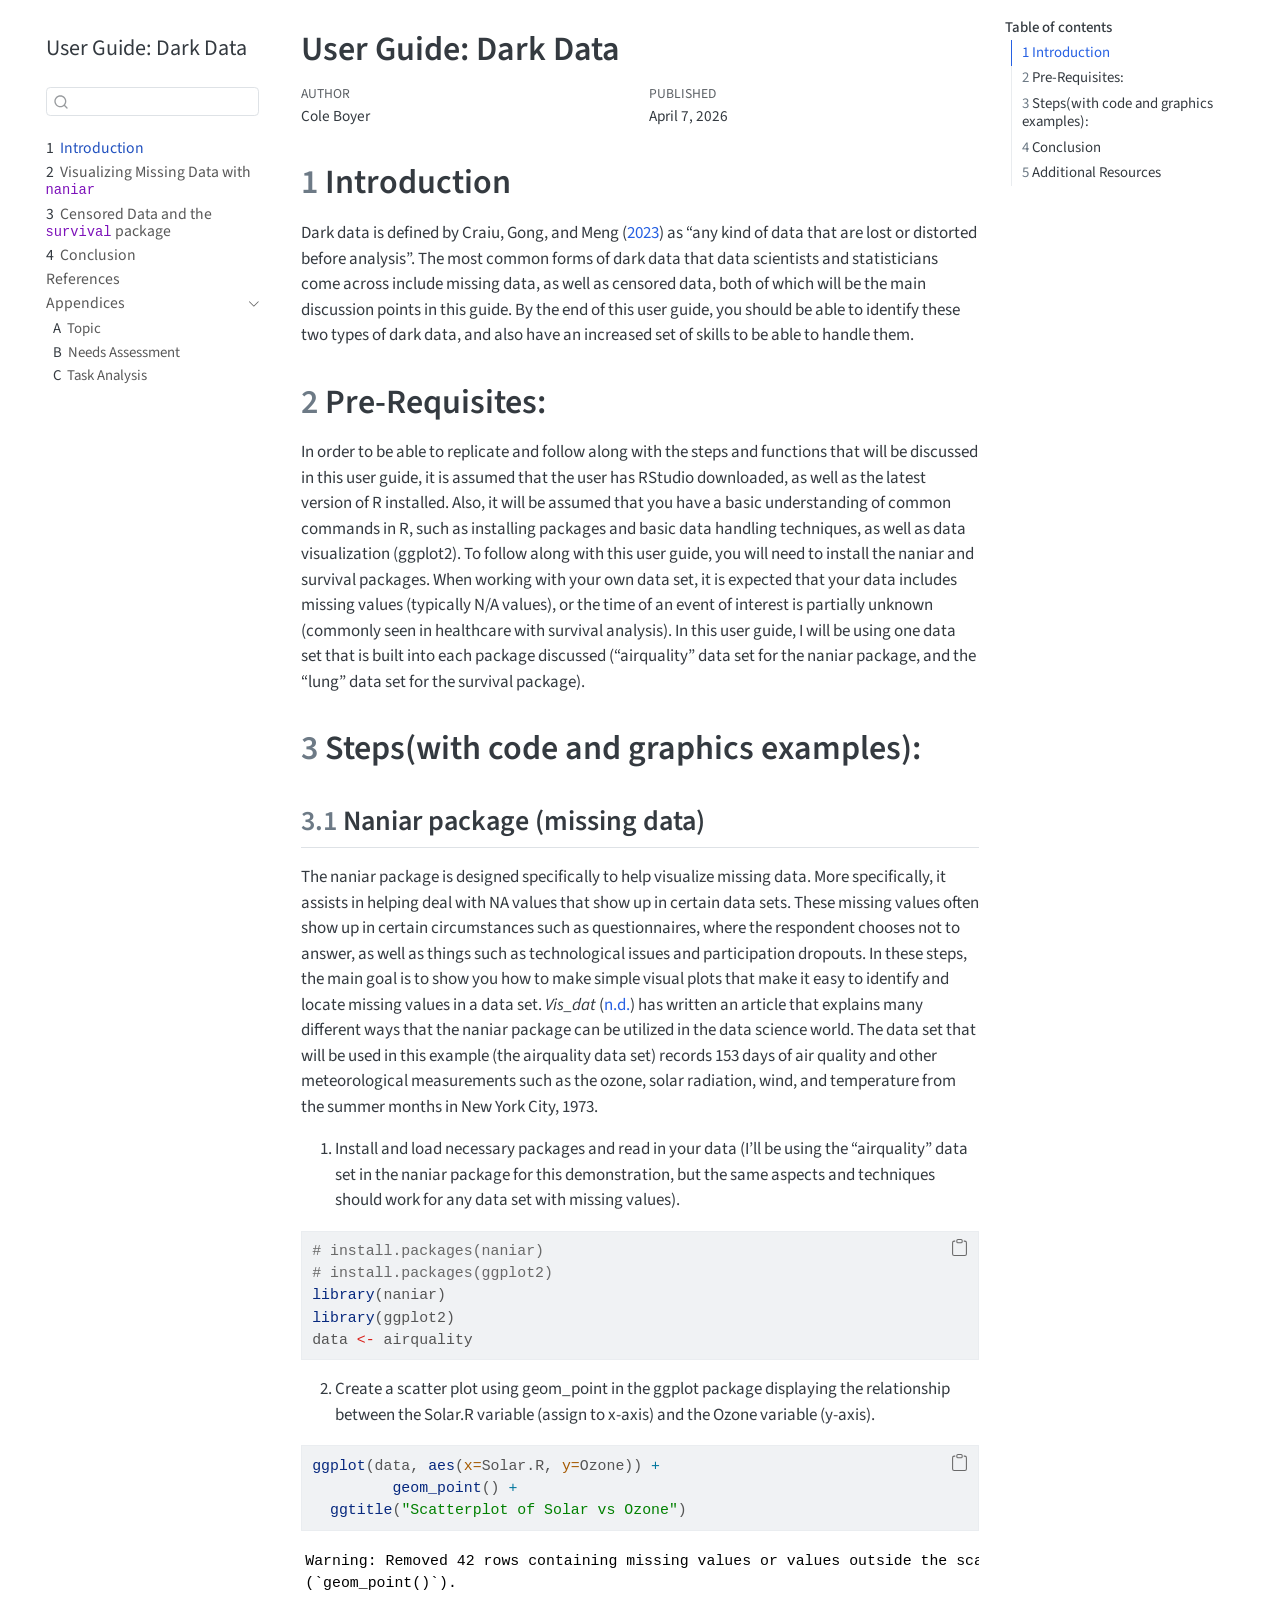
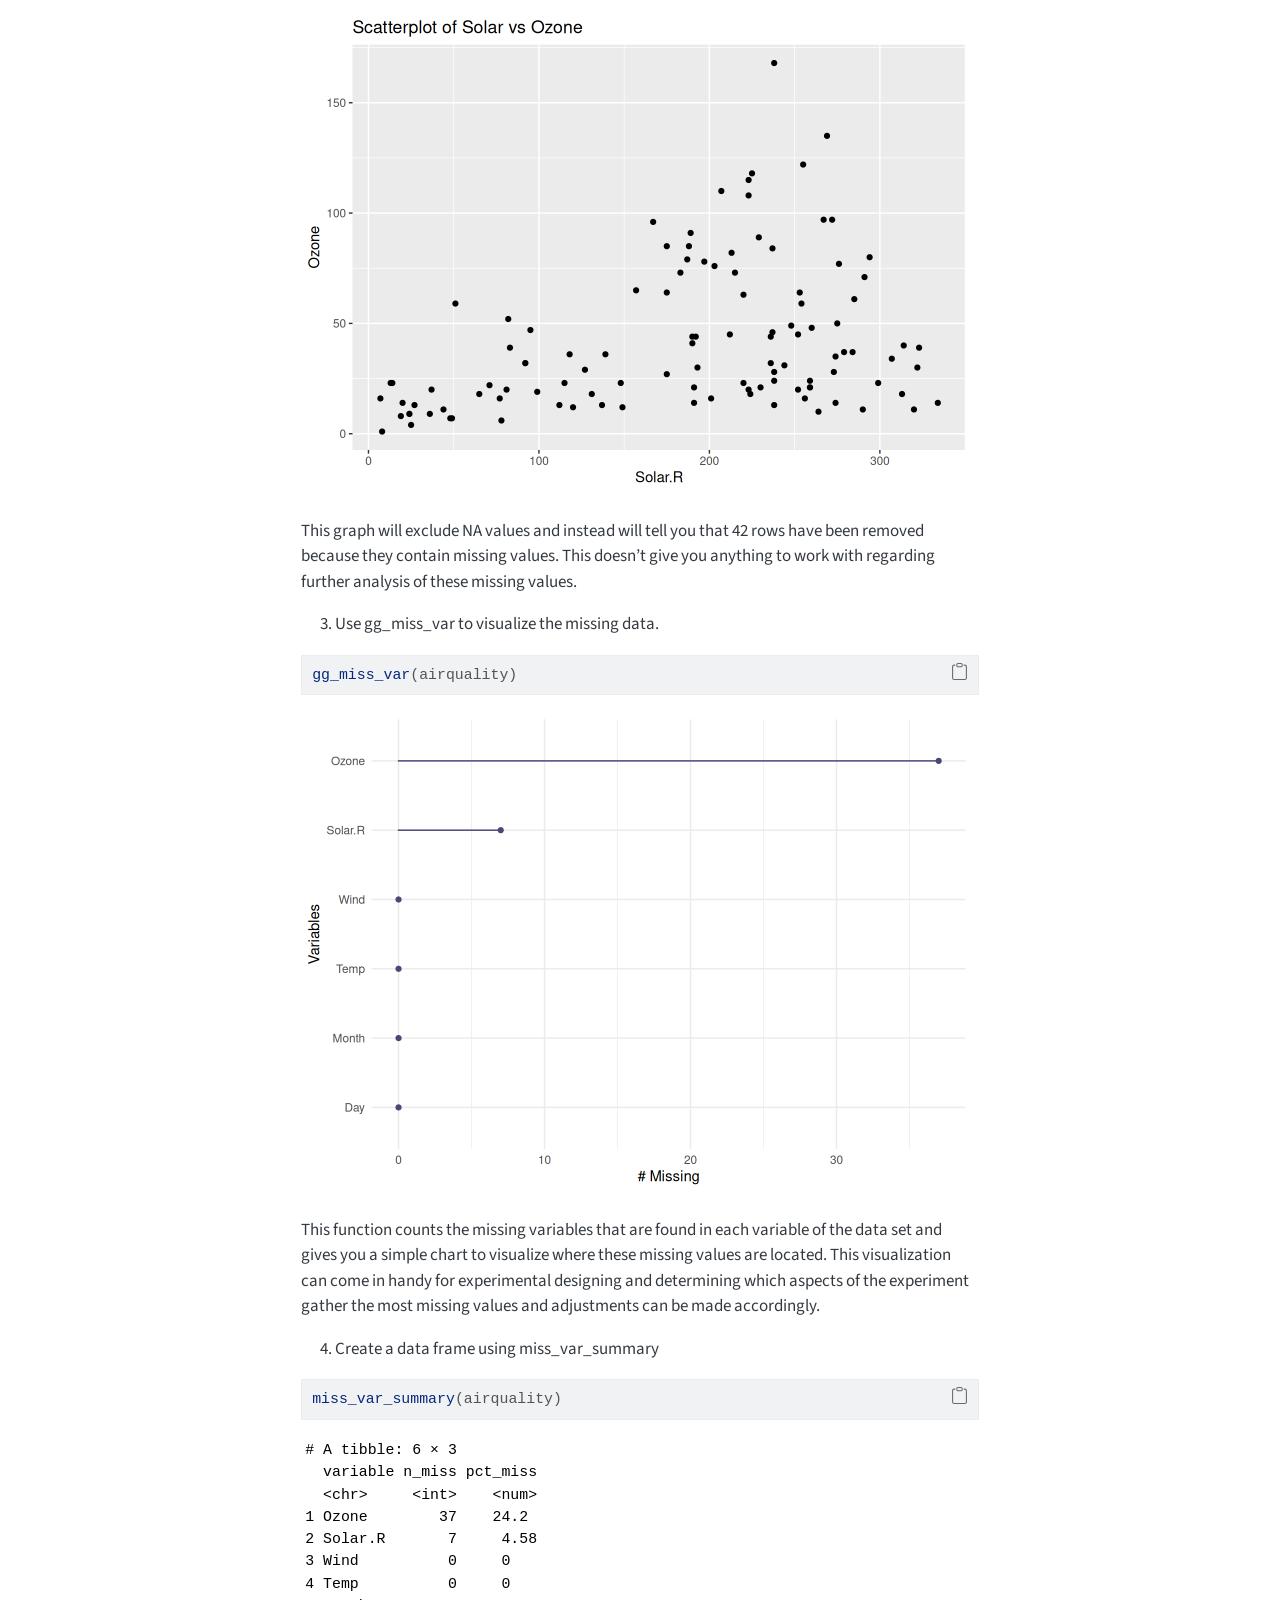
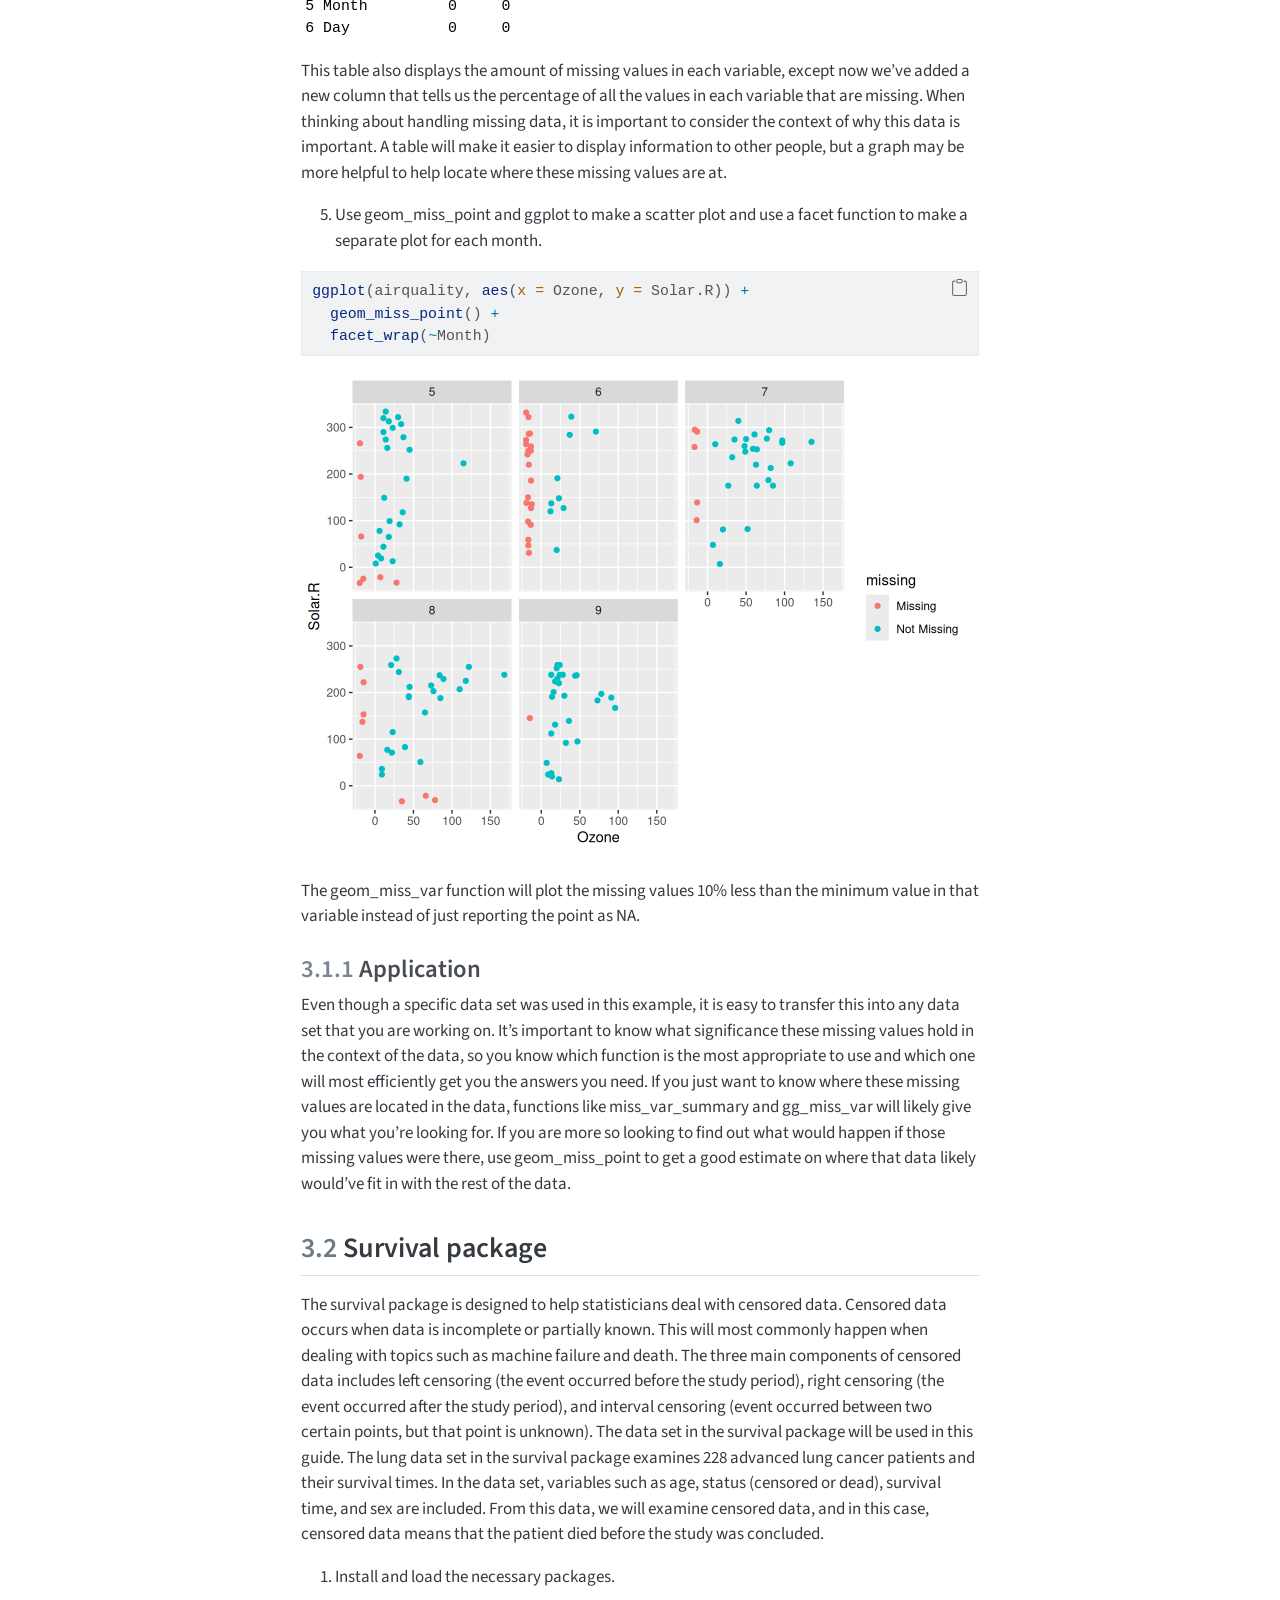
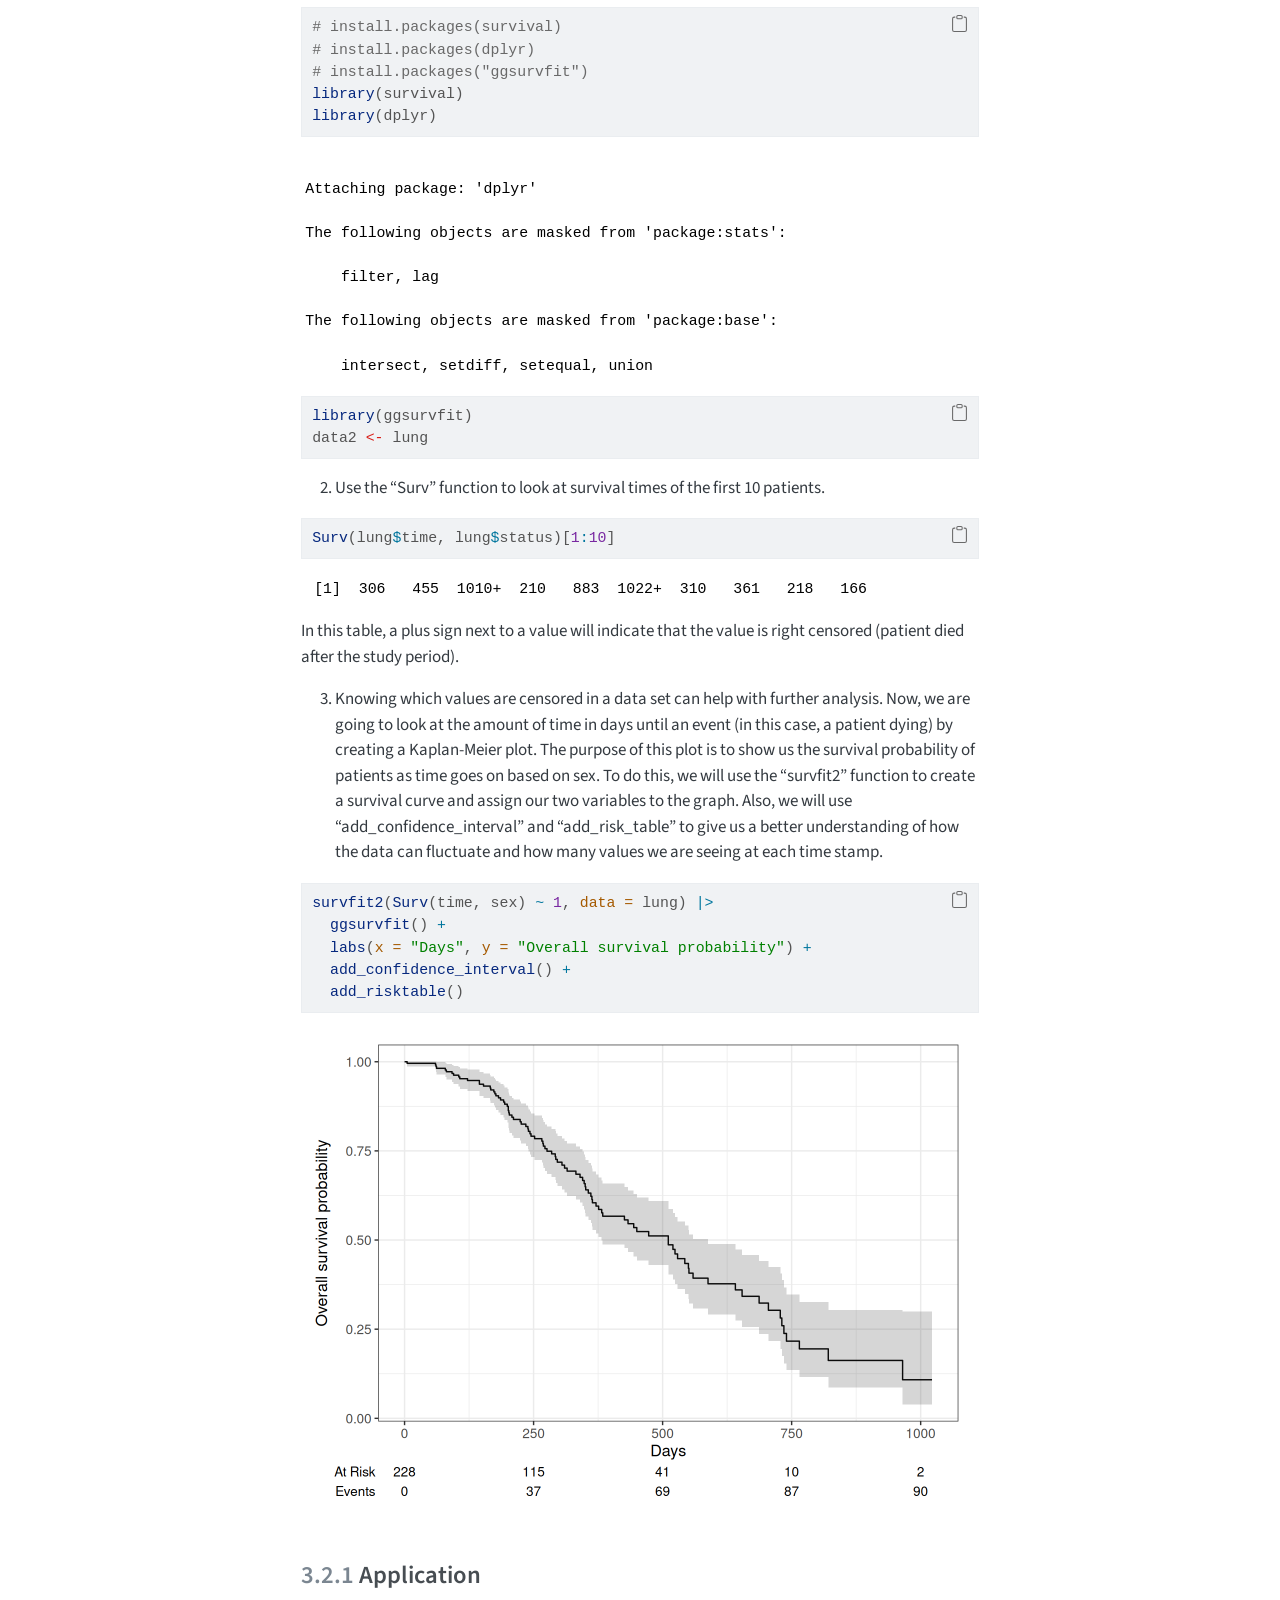
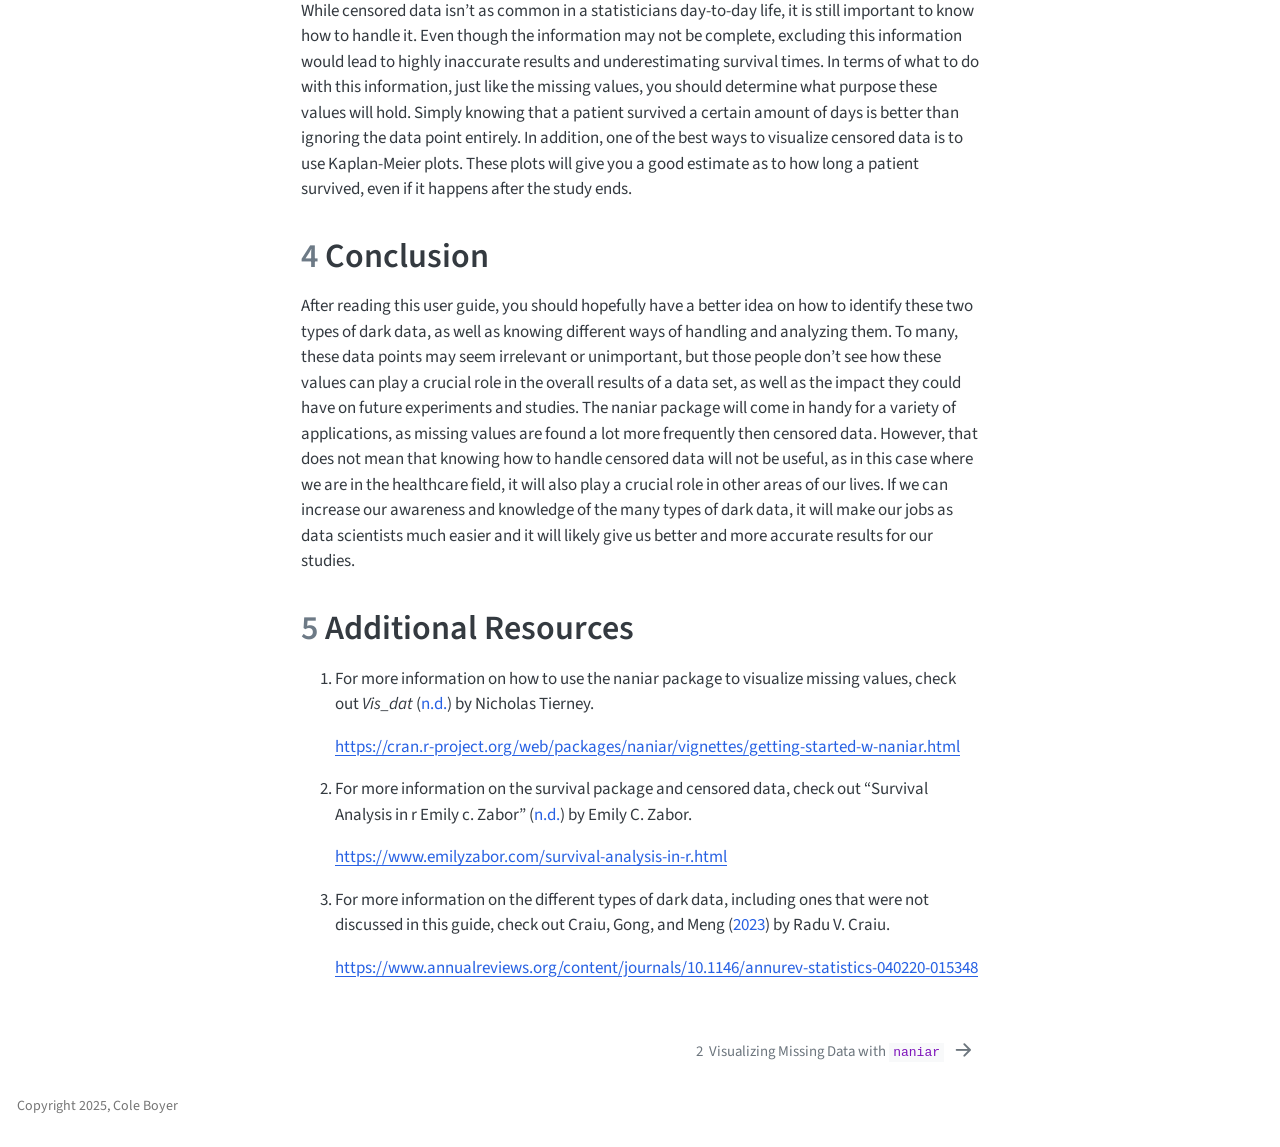
<file: docs/index.html>
<!DOCTYPE html>
<html xmlns="http://www.w3.org/1999/xhtml" lang="en" xml:lang="en"><head>

<meta charset="utf-8">
<meta name="generator" content="quarto-1.8.27">

<meta name="viewport" content="width=device-width, initial-scale=1.0, user-scalable=yes">

<meta name="author" content="Cole Boyer">
<meta name="dcterms.date" content="2026-04-07">

<title>User Guide: Dark Data</title>
<style>
code{white-space: pre-wrap;}
span.smallcaps{font-variant: small-caps;}
div.columns{display: flex; gap: min(4vw, 1.5em);}
div.column{flex: auto; overflow-x: auto;}
div.hanging-indent{margin-left: 1.5em; text-indent: -1.5em;}
ul.task-list{list-style: none;}
ul.task-list li input[type="checkbox"] {
  width: 0.8em;
  margin: 0 0.8em 0.2em -1em; /* quarto-specific, see https://github.com/quarto-dev/quarto-cli/issues/4556 */ 
  vertical-align: middle;
}
/* CSS for syntax highlighting */
html { -webkit-text-size-adjust: 100%; }
pre > code.sourceCode { white-space: pre; position: relative; }
pre > code.sourceCode > span { display: inline-block; line-height: 1.25; }
pre > code.sourceCode > span:empty { height: 1.2em; }
.sourceCode { overflow: visible; }
code.sourceCode > span { color: inherit; text-decoration: inherit; }
div.sourceCode { margin: 1em 0; }
pre.sourceCode { margin: 0; }
@media screen {
div.sourceCode { overflow: auto; }
}
@media print {
pre > code.sourceCode { white-space: pre-wrap; }
pre > code.sourceCode > span { text-indent: -5em; padding-left: 5em; }
}
pre.numberSource code
  { counter-reset: source-line 0; }
pre.numberSource code > span
  { position: relative; left: -4em; counter-increment: source-line; }
pre.numberSource code > span > a:first-child::before
  { content: counter(source-line);
    position: relative; left: -1em; text-align: right; vertical-align: baseline;
    border: none; display: inline-block;
    -webkit-touch-callout: none; -webkit-user-select: none;
    -khtml-user-select: none; -moz-user-select: none;
    -ms-user-select: none; user-select: none;
    padding: 0 4px; width: 4em;
  }
pre.numberSource { margin-left: 3em;  padding-left: 4px; }
div.sourceCode
  {   }
@media screen {
pre > code.sourceCode > span > a:first-child::before { text-decoration: underline; }
}
/* CSS for citations */
div.csl-bib-body { }
div.csl-entry {
  clear: both;
  margin-bottom: 0em;
}
.hanging-indent div.csl-entry {
  margin-left:2em;
  text-indent:-2em;
}
div.csl-left-margin {
  min-width:2em;
  float:left;
}
div.csl-right-inline {
  margin-left:2em;
  padding-left:1em;
}
div.csl-indent {
  margin-left: 2em;
}</style>


<script src="site_libs/quarto-nav/quarto-nav.js"></script>
<script src="site_libs/quarto-nav/headroom.min.js"></script>
<script src="site_libs/clipboard/clipboard.min.js"></script>
<script src="site_libs/quarto-search/autocomplete.umd.js"></script>
<script src="site_libs/quarto-search/fuse.min.js"></script>
<script src="site_libs/quarto-search/quarto-search.js"></script>
<meta name="quarto:offset" content="./">
<link href="./naniar.html" rel="next">
<script src="site_libs/quarto-html/quarto.js" type="module"></script>
<script src="site_libs/quarto-html/tabsets/tabsets.js" type="module"></script>
<script src="site_libs/quarto-html/axe/axe-check.js" type="module"></script>
<script src="site_libs/quarto-html/popper.min.js"></script>
<script src="site_libs/quarto-html/tippy.umd.min.js"></script>
<script src="site_libs/quarto-html/anchor.min.js"></script>
<link href="site_libs/quarto-html/tippy.css" rel="stylesheet">
<link href="site_libs/quarto-html/quarto-syntax-highlighting-b754b9fd3853d7e56faef54c29c5d52b.css" rel="stylesheet" id="quarto-text-highlighting-styles">
<script src="site_libs/bootstrap/bootstrap.min.js"></script>
<link href="site_libs/bootstrap/bootstrap-icons.css" rel="stylesheet">
<link href="site_libs/bootstrap/bootstrap-761d1d5d846a69e85d787873b9d1251c.min.css" rel="stylesheet" append-hash="true" id="quarto-bootstrap" data-mode="light">
<script id="quarto-search-options" type="application/json">{
  "location": "sidebar",
  "copy-button": false,
  "collapse-after": 3,
  "panel-placement": "start",
  "type": "textbox",
  "limit": 50,
  "keyboard-shortcut": [
    "f",
    "/",
    "s"
  ],
  "show-item-context": false,
  "language": {
    "search-no-results-text": "No results",
    "search-matching-documents-text": "matching documents",
    "search-copy-link-title": "Copy link to search",
    "search-hide-matches-text": "Hide additional matches",
    "search-more-match-text": "more match in this document",
    "search-more-matches-text": "more matches in this document",
    "search-clear-button-title": "Clear",
    "search-text-placeholder": "",
    "search-detached-cancel-button-title": "Cancel",
    "search-submit-button-title": "Submit",
    "search-label": "Search"
  }
}</script>


</head>

<body class="nav-sidebar floating quarto-light">

<div id="quarto-search-results"></div>
  <header id="quarto-header" class="headroom fixed-top">
  <nav class="quarto-secondary-nav">
    <div class="container-fluid d-flex">
      <button type="button" class="quarto-btn-toggle btn" data-bs-toggle="collapse" role="button" data-bs-target=".quarto-sidebar-collapse-item" aria-controls="quarto-sidebar" aria-expanded="false" aria-label="Toggle sidebar navigation" onclick="if (window.quartoToggleHeadroom) { window.quartoToggleHeadroom(); }">
        <i class="bi bi-layout-text-sidebar-reverse"></i>
      </button>
        <nav class="quarto-page-breadcrumbs" aria-label="breadcrumb"><ol class="breadcrumb"><li class="breadcrumb-item"><a href="./index.html"><span class="chapter-number">1</span>&nbsp; <span class="chapter-title">Introduction</span></a></li></ol></nav>
        <a class="flex-grow-1" role="navigation" data-bs-toggle="collapse" data-bs-target=".quarto-sidebar-collapse-item" aria-controls="quarto-sidebar" aria-expanded="false" aria-label="Toggle sidebar navigation" onclick="if (window.quartoToggleHeadroom) { window.quartoToggleHeadroom(); }">      
        </a>
      <button type="button" class="btn quarto-search-button" aria-label="Search" onclick="window.quartoOpenSearch();">
        <i class="bi bi-search"></i>
      </button>
    </div>
  </nav>
</header>
<!-- content -->
<div id="quarto-content" class="quarto-container page-columns page-rows-contents page-layout-article">
<!-- sidebar -->
  <nav id="quarto-sidebar" class="sidebar collapse collapse-horizontal quarto-sidebar-collapse-item sidebar-navigation floating overflow-auto">
    <div class="pt-lg-2 mt-2 text-left sidebar-header">
    <div class="sidebar-title mb-0 py-0">
      <a href="./">User Guide: Dark Data</a> 
    </div>
      </div>
        <div class="mt-2 flex-shrink-0 align-items-center">
        <div class="sidebar-search">
        <div id="quarto-search" class="" title="Search"></div>
        </div>
        </div>
    <div class="sidebar-menu-container"> 
    <ul class="list-unstyled mt-1">
        <li class="sidebar-item">
  <div class="sidebar-item-container"> 
  <a href="./index.html" class="sidebar-item-text sidebar-link active">
 <span class="menu-text"><span class="chapter-number">1</span>&nbsp; <span class="chapter-title">Introduction</span></span></a>
  </div>
</li>
        <li class="sidebar-item">
  <div class="sidebar-item-container"> 
  <a href="./naniar.html" class="sidebar-item-text sidebar-link">
 <span class="menu-text"><span class="chapter-number">2</span>&nbsp; <span class="chapter-title">Visualizing Missing Data with <code>naniar</code></span></span></a>
  </div>
</li>
        <li class="sidebar-item">
  <div class="sidebar-item-container"> 
  <a href="./survival.html" class="sidebar-item-text sidebar-link">
 <span class="menu-text"><span class="chapter-number">3</span>&nbsp; <span class="chapter-title">Censored Data and the <code>survival</code> package</span></span></a>
  </div>
</li>
        <li class="sidebar-item">
  <div class="sidebar-item-container"> 
  <a href="./conclusion.html" class="sidebar-item-text sidebar-link">
 <span class="menu-text"><span class="chapter-number">4</span>&nbsp; <span class="chapter-title">Conclusion</span></span></a>
  </div>
</li>
        <li class="sidebar-item">
  <div class="sidebar-item-container"> 
  <a href="./references.html" class="sidebar-item-text sidebar-link">
 <span class="menu-text">References</span></a>
  </div>
</li>
        <li class="sidebar-item sidebar-item-section">
      <div class="sidebar-item-container"> 
            <a class="sidebar-item-text sidebar-link text-start" data-bs-toggle="collapse" data-bs-target="#quarto-sidebar-section-1" role="navigation" aria-expanded="true">
 <span class="menu-text">Appendices</span></a>
          <a class="sidebar-item-toggle text-start" data-bs-toggle="collapse" data-bs-target="#quarto-sidebar-section-1" role="navigation" aria-expanded="true" aria-label="Toggle section">
            <i class="bi bi-chevron-right ms-2"></i>
          </a> 
      </div>
      <ul id="quarto-sidebar-section-1" class="collapse list-unstyled sidebar-section depth1 show">  
          <li class="sidebar-item">
  <div class="sidebar-item-container"> 
  <a href="./topic.html" class="sidebar-item-text sidebar-link">
 <span class="menu-text"><span class="chapter-number">A</span>&nbsp; <span class="chapter-title">Topic</span></span></a>
  </div>
</li>
          <li class="sidebar-item">
  <div class="sidebar-item-container"> 
  <a href="./needs.html" class="sidebar-item-text sidebar-link">
 <span class="menu-text"><span class="chapter-number">B</span>&nbsp; <span class="chapter-title">Needs Assessment</span></span></a>
  </div>
</li>
          <li class="sidebar-item">
  <div class="sidebar-item-container"> 
  <a href="./task-analysis.html" class="sidebar-item-text sidebar-link">
 <span class="menu-text"><span class="chapter-number">C</span>&nbsp; <span class="chapter-title">Task Analysis</span></span></a>
  </div>
</li>
      </ul>
  </li>
    </ul>
    </div>
</nav>
<div id="quarto-sidebar-glass" class="quarto-sidebar-collapse-item" data-bs-toggle="collapse" data-bs-target=".quarto-sidebar-collapse-item"></div>
<!-- margin-sidebar -->
    <div id="quarto-margin-sidebar" class="sidebar margin-sidebar">
        <nav id="TOC" role="doc-toc" class="toc-active">
    <h2 id="toc-title">Table of contents</h2>
   
  <ul>
  <li><a href="#introduction" id="toc-introduction" class="nav-link active" data-scroll-target="#introduction"><span class="header-section-number">1</span> Introduction</a></li>
  <li><a href="#pre-requisites" id="toc-pre-requisites" class="nav-link" data-scroll-target="#pre-requisites"><span class="header-section-number">2</span> Pre-Requisites:</a></li>
  <li><a href="#stepswith-code-and-graphics-examples" id="toc-stepswith-code-and-graphics-examples" class="nav-link" data-scroll-target="#stepswith-code-and-graphics-examples"><span class="header-section-number">3</span> Steps(with code and graphics examples):</a>
  <ul class="collapse">
  <li><a href="#naniar-package-missing-data" id="toc-naniar-package-missing-data" class="nav-link" data-scroll-target="#naniar-package-missing-data"><span class="header-section-number">3.1</span> Naniar package (missing data)</a>
  <ul class="collapse">
  <li><a href="#application" id="toc-application" class="nav-link" data-scroll-target="#application"><span class="header-section-number">3.1.1</span> Application</a></li>
  </ul></li>
  <li><a href="#survival-package" id="toc-survival-package" class="nav-link" data-scroll-target="#survival-package"><span class="header-section-number">3.2</span> Survival package</a>
  <ul class="collapse">
  <li><a href="#application-1" id="toc-application-1" class="nav-link" data-scroll-target="#application-1"><span class="header-section-number">3.2.1</span> Application</a></li>
  </ul></li>
  </ul></li>
  <li><a href="#conclusion" id="toc-conclusion" class="nav-link" data-scroll-target="#conclusion"><span class="header-section-number">4</span> Conclusion</a></li>
  <li><a href="#additional-resources" id="toc-additional-resources" class="nav-link" data-scroll-target="#additional-resources"><span class="header-section-number">5</span> Additional Resources</a></li>
  </ul>
</nav>
    </div>
<!-- main -->
<main class="content" id="quarto-document-content">

<header id="title-block-header" class="quarto-title-block default">
<div class="quarto-title">
<h1 class="title">User Guide: Dark Data</h1>
</div>



<div class="quarto-title-meta">

    <div>
    <div class="quarto-title-meta-heading">Author</div>
    <div class="quarto-title-meta-contents">
             <p>Cole Boyer </p>
          </div>
  </div>
    
    <div>
    <div class="quarto-title-meta-heading">Published</div>
    <div class="quarto-title-meta-contents">
      <p class="date">April 7, 2026</p>
    </div>
  </div>
  
    
  </div>
  


</header>


<section id="introduction" class="level1" data-number="1">
<h1 data-number="1"><span class="header-section-number">1</span> Introduction</h1>
<p>Dark data is defined by <span class="citation" data-cites="craiu2023">Craiu, Gong, and Meng (<a href="references.html#ref-craiu2023" role="doc-biblioref">2023</a>)</span> as “any kind of data that are lost or distorted before analysis”. The most common forms of dark data that data scientists and statisticians come across include missing data, as well as censored data, both of which will be the main discussion points in this guide. By the end of this user guide, you should be able to identify these two types of dark data, and also have an increased set of skills to be able to handle them.</p>
</section>
<section id="pre-requisites" class="level1" data-number="2">
<h1 data-number="2"><span class="header-section-number">2</span> Pre-Requisites:</h1>
<p>In order to be able to replicate and follow along with the steps and functions that will be discussed in this user guide, it is assumed that the user has RStudio downloaded, as well as the latest version of R installed. Also, it will be assumed that you have a basic understanding of common commands in R, such as installing packages and basic data handling techniques, as well as data visualization (ggplot2). To follow along with this user guide, you will need to install the naniar and survival packages. When working with your own data set, it is expected that your data includes missing values (typically N/A values), or the time of an event of interest is partially unknown (commonly seen in healthcare with survival analysis). In this user guide, I will be using one data set that is built into each package discussed (“airquality” data set for the naniar package, and the “lung” data set for the survival package).</p>
</section>
<section id="stepswith-code-and-graphics-examples" class="level1" data-number="3">
<h1 data-number="3"><span class="header-section-number">3</span> Steps(with code and graphics examples):</h1>
<section id="naniar-package-missing-data" class="level2" data-number="3.1">
<h2 data-number="3.1" class="anchored" data-anchor-id="naniar-package-missing-data"><span class="header-section-number">3.1</span> Naniar package (missing data)</h2>
<p>The naniar package is designed specifically to help visualize missing data. More specifically, it assists in helping deal with NA values that show up in certain data sets. These missing values often show up in certain circumstances such as questionnaires, where the respondent chooses not to answer, as well as things such as technological issues and participation dropouts. In these steps, the main goal is to show you how to make simple visual plots that make it easy to identify and locate missing values in a data set. <span class="citation" data-cites="visdat"><em>Vis<span>_</span>dat</em> (<a href="references.html#ref-visdat" role="doc-biblioref">n.d.</a>)</span> has written an article that explains many different ways that the naniar package can be utilized in the data science world. The data set that will be used in this example (the airquality data set) records 153 days of air quality and other meteorological measurements such as the ozone, solar radiation, wind, and temperature from the summer months in New York City, 1973.</p>
<ol type="1">
<li>Install and load necessary packages and read in your data (I’ll be using the “airquality” data set in the naniar package for this demonstration, but the same aspects and techniques should work for any data set with missing values).</li>
</ol>
<div class="cell">
<div class="code-copy-outer-scaffold"><div class="sourceCode cell-code" id="cb1"><pre class="sourceCode r code-with-copy"><code class="sourceCode r"><span id="cb1-1"><a href="#cb1-1" aria-hidden="true" tabindex="-1"></a><span class="co"># install.packages(naniar)</span></span>
<span id="cb1-2"><a href="#cb1-2" aria-hidden="true" tabindex="-1"></a><span class="co"># install.packages(ggplot2)</span></span>
<span id="cb1-3"><a href="#cb1-3" aria-hidden="true" tabindex="-1"></a><span class="fu">library</span>(naniar)</span>
<span id="cb1-4"><a href="#cb1-4" aria-hidden="true" tabindex="-1"></a><span class="fu">library</span>(ggplot2)</span>
<span id="cb1-5"><a href="#cb1-5" aria-hidden="true" tabindex="-1"></a>data <span class="ot">&lt;-</span> airquality</span></code></pre></div><button title="Copy to Clipboard" class="code-copy-button"><i class="bi"></i></button></div>
</div>
<ol start="2" type="1">
<li>Create a scatter plot using geom_point in the ggplot package displaying the relationship between the Solar.R variable (assign to x-axis) and the Ozone variable (y-axis).</li>
</ol>
<div class="cell">
<div class="code-copy-outer-scaffold"><div class="sourceCode cell-code" id="cb2"><pre class="sourceCode r code-with-copy"><code class="sourceCode r"><span id="cb2-1"><a href="#cb2-1" aria-hidden="true" tabindex="-1"></a><span class="fu">ggplot</span>(data, <span class="fu">aes</span>(<span class="at">x=</span>Solar.R, <span class="at">y=</span>Ozone)) <span class="sc">+</span></span>
<span id="cb2-2"><a href="#cb2-2" aria-hidden="true" tabindex="-1"></a>         <span class="fu">geom_point</span>() <span class="sc">+</span></span>
<span id="cb2-3"><a href="#cb2-3" aria-hidden="true" tabindex="-1"></a>  <span class="fu">ggtitle</span>(<span class="st">"Scatterplot of Solar vs Ozone"</span>)</span></code></pre></div><button title="Copy to Clipboard" class="code-copy-button"><i class="bi"></i></button></div>
<div class="cell-output cell-output-stderr">
<pre><code>Warning: Removed 42 rows containing missing values or values outside the scale range
(`geom_point()`).</code></pre>
</div>
<div class="cell-output-display">
<div>
<figure class="figure">
<p><img src="index_files/figure-html/unnamed-chunk-2-1.png" class="img-fluid figure-img" width="672"></p>
</figure>
</div>
</div>
</div>
<p>This graph will exclude NA values and instead will tell you that 42 rows have been removed because they contain missing values. This doesn’t give you anything to work with regarding further analysis of these missing values.</p>
<ol start="3" type="1">
<li>Use gg_miss_var to visualize the missing data.</li>
</ol>
<div class="cell">
<div class="code-copy-outer-scaffold"><div class="sourceCode cell-code" id="cb4"><pre class="sourceCode r code-with-copy"><code class="sourceCode r"><span id="cb4-1"><a href="#cb4-1" aria-hidden="true" tabindex="-1"></a><span class="fu">gg_miss_var</span>(airquality)</span></code></pre></div><button title="Copy to Clipboard" class="code-copy-button"><i class="bi"></i></button></div>
<div class="cell-output-display">
<div>
<figure class="figure">
<p><img src="index_files/figure-html/unnamed-chunk-3-1.png" class="img-fluid figure-img" width="672"></p>
</figure>
</div>
</div>
</div>
<p>This function counts the missing variables that are found in each variable of the data set and gives you a simple chart to visualize where these missing values are located. This visualization can come in handy for experimental designing and determining which aspects of the experiment gather the most missing values and adjustments can be made accordingly.</p>
<ol start="4" type="1">
<li>Create a data frame using miss_var_summary</li>
</ol>
<div class="cell">
<div class="code-copy-outer-scaffold"><div class="sourceCode cell-code" id="cb5"><pre class="sourceCode r code-with-copy"><code class="sourceCode r"><span id="cb5-1"><a href="#cb5-1" aria-hidden="true" tabindex="-1"></a><span class="fu">miss_var_summary</span>(airquality)</span></code></pre></div><button title="Copy to Clipboard" class="code-copy-button"><i class="bi"></i></button></div>
<div class="cell-output cell-output-stdout">
<pre><code># A tibble: 6 × 3
  variable n_miss pct_miss
  &lt;chr&gt;     &lt;int&gt;    &lt;num&gt;
1 Ozone        37    24.2 
2 Solar.R       7     4.58
3 Wind          0     0   
4 Temp          0     0   
5 Month         0     0   
6 Day           0     0   </code></pre>
</div>
</div>
<p>This table also displays the amount of missing values in each variable, except now we’ve added a new column that tells us the percentage of all the values in each variable that are missing. When thinking about handling missing data, it is important to consider the context of why this data is important. A table will make it easier to display information to other people, but a graph may be more helpful to help locate where these missing values are at.</p>
<ol start="5" type="1">
<li>Use geom_miss_point and ggplot to make a scatter plot and use a facet function to make a separate plot for each month.</li>
</ol>
<div class="cell">
<div class="code-copy-outer-scaffold"><div class="sourceCode cell-code" id="cb7"><pre class="sourceCode r code-with-copy"><code class="sourceCode r"><span id="cb7-1"><a href="#cb7-1" aria-hidden="true" tabindex="-1"></a><span class="fu">ggplot</span>(airquality, <span class="fu">aes</span>(<span class="at">x =</span> Ozone, <span class="at">y =</span> Solar.R)) <span class="sc">+</span> </span>
<span id="cb7-2"><a href="#cb7-2" aria-hidden="true" tabindex="-1"></a>  <span class="fu">geom_miss_point</span>() <span class="sc">+</span></span>
<span id="cb7-3"><a href="#cb7-3" aria-hidden="true" tabindex="-1"></a>  <span class="fu">facet_wrap</span>(<span class="sc">~</span>Month)</span></code></pre></div><button title="Copy to Clipboard" class="code-copy-button"><i class="bi"></i></button></div>
<div class="cell-output-display">
<div>
<figure class="figure">
<p><img src="index_files/figure-html/unnamed-chunk-5-1.png" class="img-fluid figure-img" width="672"></p>
</figure>
</div>
</div>
</div>
<p>The geom_miss_var function will plot the missing values 10% less than the minimum value in that variable instead of just reporting the point as NA.</p>
<section id="application" class="level3" data-number="3.1.1">
<h3 data-number="3.1.1" class="anchored" data-anchor-id="application"><span class="header-section-number">3.1.1</span> Application</h3>
<p>Even though a specific data set was used in this example, it is easy to transfer this into any data set that you are working on. It’s important to know what significance these missing values hold in the context of the data, so you know which function is the most appropriate to use and which one will most efficiently get you the answers you need. If you just want to know where these missing values are located in the data, functions like miss_var_summary and gg_miss_var will likely give you what you’re looking for. If you are more so looking to find out what would happen if those missing values were there, use geom_miss_point to get a good estimate on where that data likely would’ve fit in with the rest of the data.</p>
</section>
</section>
<section id="survival-package" class="level2" data-number="3.2">
<h2 data-number="3.2" class="anchored" data-anchor-id="survival-package"><span class="header-section-number">3.2</span> Survival package</h2>
<p>The survival package is designed to help statisticians deal with censored data. Censored data occurs when data is incomplete or partially known. This will most commonly happen when dealing with topics such as machine failure and death. The three main components of censored data includes left censoring (the event occurred before the study period), right censoring (the event occurred after the study period), and interval censoring (event occurred between two certain points, but that point is unknown). The data set in the survival package will be used in this guide. The lung data set in the survival package examines 228 advanced lung cancer patients and their survival times. In the data set, variables such as age, status (censored or dead), survival time, and sex are included. From this data, we will examine censored data, and in this case, censored data means that the patient died before the study was concluded.</p>
<ol type="1">
<li>Install and load the necessary packages.</li>
</ol>
<div class="cell">
<div class="code-copy-outer-scaffold"><div class="sourceCode cell-code" id="cb8"><pre class="sourceCode r code-with-copy"><code class="sourceCode r"><span id="cb8-1"><a href="#cb8-1" aria-hidden="true" tabindex="-1"></a><span class="co"># install.packages(survival)</span></span>
<span id="cb8-2"><a href="#cb8-2" aria-hidden="true" tabindex="-1"></a><span class="co"># install.packages(dplyr)</span></span>
<span id="cb8-3"><a href="#cb8-3" aria-hidden="true" tabindex="-1"></a><span class="co"># install.packages("ggsurvfit")</span></span>
<span id="cb8-4"><a href="#cb8-4" aria-hidden="true" tabindex="-1"></a><span class="fu">library</span>(survival)</span>
<span id="cb8-5"><a href="#cb8-5" aria-hidden="true" tabindex="-1"></a><span class="fu">library</span>(dplyr)</span></code></pre></div><button title="Copy to Clipboard" class="code-copy-button"><i class="bi"></i></button></div>
<div class="cell-output cell-output-stderr">
<pre><code>
Attaching package: 'dplyr'</code></pre>
</div>
<div class="cell-output cell-output-stderr">
<pre><code>The following objects are masked from 'package:stats':

    filter, lag</code></pre>
</div>
<div class="cell-output cell-output-stderr">
<pre><code>The following objects are masked from 'package:base':

    intersect, setdiff, setequal, union</code></pre>
</div>
<div class="code-copy-outer-scaffold"><div class="sourceCode cell-code" id="cb12"><pre class="sourceCode r code-with-copy"><code class="sourceCode r"><span id="cb12-1"><a href="#cb12-1" aria-hidden="true" tabindex="-1"></a><span class="fu">library</span>(ggsurvfit)</span>
<span id="cb12-2"><a href="#cb12-2" aria-hidden="true" tabindex="-1"></a>data2 <span class="ot">&lt;-</span> lung</span></code></pre></div><button title="Copy to Clipboard" class="code-copy-button"><i class="bi"></i></button></div>
</div>
<ol start="2" type="1">
<li>Use the “Surv” function to look at survival times of the first 10 patients.</li>
</ol>
<div class="cell">
<div class="code-copy-outer-scaffold"><div class="sourceCode cell-code" id="cb13"><pre class="sourceCode r code-with-copy"><code class="sourceCode r"><span id="cb13-1"><a href="#cb13-1" aria-hidden="true" tabindex="-1"></a><span class="fu">Surv</span>(lung<span class="sc">$</span>time, lung<span class="sc">$</span>status)[<span class="dv">1</span><span class="sc">:</span><span class="dv">10</span>]</span></code></pre></div><button title="Copy to Clipboard" class="code-copy-button"><i class="bi"></i></button></div>
<div class="cell-output cell-output-stdout">
<pre><code> [1]  306   455  1010+  210   883  1022+  310   361   218   166 </code></pre>
</div>
</div>
<p>In this table, a plus sign next to a value will indicate that the value is right censored (patient died after the study period).</p>
<ol start="3" type="1">
<li>Knowing which values are censored in a data set can help with further analysis. Now, we are going to look at the amount of time in days until an event (in this case, a patient dying) by creating a Kaplan-Meier plot. The purpose of this plot is to show us the survival probability of patients as time goes on based on sex. To do this, we will use the “survfit2” function to create a survival curve and assign our two variables to the graph. Also, we will use “add_confidence_interval” and “add_risk_table” to give us a better understanding of how the data can fluctuate and how many values we are seeing at each time stamp.</li>
</ol>
<div class="cell">
<div class="code-copy-outer-scaffold"><div class="sourceCode cell-code" id="cb15"><pre class="sourceCode r code-with-copy"><code class="sourceCode r"><span id="cb15-1"><a href="#cb15-1" aria-hidden="true" tabindex="-1"></a><span class="fu">survfit2</span>(<span class="fu">Surv</span>(time, sex) <span class="sc">~</span> <span class="dv">1</span>, <span class="at">data =</span> lung) <span class="sc">|&gt;</span> </span>
<span id="cb15-2"><a href="#cb15-2" aria-hidden="true" tabindex="-1"></a>  <span class="fu">ggsurvfit</span>() <span class="sc">+</span></span>
<span id="cb15-3"><a href="#cb15-3" aria-hidden="true" tabindex="-1"></a>  <span class="fu">labs</span>(<span class="at">x =</span> <span class="st">"Days"</span>, <span class="at">y =</span> <span class="st">"Overall survival probability"</span>) <span class="sc">+</span> </span>
<span id="cb15-4"><a href="#cb15-4" aria-hidden="true" tabindex="-1"></a>  <span class="fu">add_confidence_interval</span>() <span class="sc">+</span></span>
<span id="cb15-5"><a href="#cb15-5" aria-hidden="true" tabindex="-1"></a>  <span class="fu">add_risktable</span>()</span></code></pre></div><button title="Copy to Clipboard" class="code-copy-button"><i class="bi"></i></button></div>
<div class="cell-output-display">
<div>
<figure class="figure">
<p><img src="index_files/figure-html/unnamed-chunk-8-1.png" class="img-fluid figure-img" width="672"></p>
</figure>
</div>
</div>
</div>
<section id="application-1" class="level3" data-number="3.2.1">
<h3 data-number="3.2.1" class="anchored" data-anchor-id="application-1"><span class="header-section-number">3.2.1</span> Application</h3>
<p>While censored data isn’t as common in a statisticians day-to-day life, it is still important to know how to handle it. Even though the information may not be complete, excluding this information would lead to highly inaccurate results and underestimating survival times. In terms of what to do with this information, just like the missing values, you should determine what purpose these values will hold. Simply knowing that a patient survived a certain amount of days is better than ignoring the data point entirely. In addition, one of the best ways to visualize censored data is to use Kaplan-Meier plots. These plots will give you a good estimate as to how long a patient survived, even if it happens after the study ends.</p>
</section>
</section>
</section>
<section id="conclusion" class="level1" data-number="4">
<h1 data-number="4"><span class="header-section-number">4</span> Conclusion</h1>
<p>After reading this user guide, you should hopefully have a better idea on how to identify these two types of dark data, as well as knowing different ways of handling and analyzing them. To many, these data points may seem irrelevant or unimportant, but those people don’t see how these values can play a crucial role in the overall results of a data set, as well as the impact they could have on future experiments and studies. The naniar package will come in handy for a variety of applications, as missing values are found a lot more frequently then censored data. However, that does not mean that knowing how to handle censored data will not be useful, as in this case where we are in the healthcare field, it will also play a crucial role in other areas of our lives. If we can increase our awareness and knowledge of the many types of dark data, it will make our jobs as data scientists much easier and it will likely give us better and more accurate results for our studies.</p>
</section>
<section id="additional-resources" class="level1" data-number="5">
<h1 data-number="5"><span class="header-section-number">5</span> Additional Resources</h1>
<ol type="1">
<li><p>For more information on how to use the naniar package to visualize missing values, check out <span class="citation" data-cites="visdat"><em>Vis<span>_</span>dat</em> (<a href="references.html#ref-visdat" role="doc-biblioref">n.d.</a>)</span> by Nicholas Tierney.</p>
<p><a href="https://cran.r-project.org/web/packages/naniar/vignettes/getting-started-w-naniar.html" class="uri">https://cran.r-project.org/web/packages/naniar/vignettes/getting-started-w-naniar.html</a></p></li>
<li><p>For more information on the survival package and censored data, check out <span class="citation" data-cites="survival"><span>“Survival Analysis in r <span></span> Emily c. Zabor”</span> (<a href="references.html#ref-survival" role="doc-biblioref">n.d.</a>)</span> by Emily C. Zabor.</p>
<p><a href="https://www.emilyzabor.com/survival-analysis-in-r.html" class="uri">https://www.emilyzabor.com/survival-analysis-in-r.html</a></p></li>
<li><p>For more information on the different types of dark data, including ones that were not discussed in this guide, check out <span class="citation" data-cites="craiu2023">Craiu, Gong, and Meng (<a href="references.html#ref-craiu2023" role="doc-biblioref">2023</a>)</span> by Radu V. Craiu.</p>
<p><a href="https://www.annualreviews.org/content/journals/10.1146/annurev-statistics-040220-015348" class="uri">https://www.annualreviews.org/content/journals/10.1146/annurev-statistics-040220-015348</a></p></li>
</ol>


<div id="refs" class="references csl-bib-body hanging-indent" data-entry-spacing="0" role="list" style="display: none">
<div id="ref-craiu2023" class="csl-entry" role="listitem">
Craiu, Radu V., Ruobin Gong, and Xiao-Li Meng. 2023. <span>“Six Statistical Senses.”</span> <em>Annual Review of Statistics and Its Application</em> 10 (Volume 10, 2023): 699–725. <a href="https://doi.org/10.1146/annurev-statistics-040220-015348">https://doi.org/10.1146/annurev-statistics-040220-015348</a>.
</div>
<div id="ref-survival" class="csl-entry" role="listitem">
<span>“Survival Analysis in r <span></span> Emily c. Zabor.”</span> n.d. <a href="https://www.emilyzabor.com/survival-analysis-in-r.html">https://www.emilyzabor.com/survival-analysis-in-r.html</a>.
</div>
<div id="ref-visdat" class="csl-entry" role="listitem">
<em>Vis<span>_</span>dat</em>. n.d. <a href="https://cran.r-project.org/web/packages/naniar/vignettes/getting-started-w-naniar.html">https://cran.r-project.org/web/packages/naniar/vignettes/getting-started-w-naniar.html</a>.
</div>
</div>
</section>

</main> <!-- /main -->
<script id="quarto-html-after-body" type="application/javascript">
  window.document.addEventListener("DOMContentLoaded", function (event) {
    const icon = "";
    const anchorJS = new window.AnchorJS();
    anchorJS.options = {
      placement: 'right',
      icon: icon
    };
    anchorJS.add('.anchored');
    const isCodeAnnotation = (el) => {
      for (const clz of el.classList) {
        if (clz.startsWith('code-annotation-')) {                     
          return true;
        }
      }
      return false;
    }
    const onCopySuccess = function(e) {
      // button target
      const button = e.trigger;
      // don't keep focus
      button.blur();
      // flash "checked"
      button.classList.add('code-copy-button-checked');
      var currentTitle = button.getAttribute("title");
      button.setAttribute("title", "Copied!");
      let tooltip;
      if (window.bootstrap) {
        button.setAttribute("data-bs-toggle", "tooltip");
        button.setAttribute("data-bs-placement", "left");
        button.setAttribute("data-bs-title", "Copied!");
        tooltip = new bootstrap.Tooltip(button, 
          { trigger: "manual", 
            customClass: "code-copy-button-tooltip",
            offset: [0, -8]});
        tooltip.show();    
      }
      setTimeout(function() {
        if (tooltip) {
          tooltip.hide();
          button.removeAttribute("data-bs-title");
          button.removeAttribute("data-bs-toggle");
          button.removeAttribute("data-bs-placement");
        }
        button.setAttribute("title", currentTitle);
        button.classList.remove('code-copy-button-checked');
      }, 1000);
      // clear code selection
      e.clearSelection();
    }
    const getTextToCopy = function(trigger) {
      const outerScaffold = trigger.parentElement.cloneNode(true);
      const codeEl = outerScaffold.querySelector('code');
      for (const childEl of codeEl.children) {
        if (isCodeAnnotation(childEl)) {
          childEl.remove();
        }
      }
      return codeEl.innerText;
    }
    const clipboard = new window.ClipboardJS('.code-copy-button:not([data-in-quarto-modal])', {
      text: getTextToCopy
    });
    clipboard.on('success', onCopySuccess);
    if (window.document.getElementById('quarto-embedded-source-code-modal')) {
      const clipboardModal = new window.ClipboardJS('.code-copy-button[data-in-quarto-modal]', {
        text: getTextToCopy,
        container: window.document.getElementById('quarto-embedded-source-code-modal')
      });
      clipboardModal.on('success', onCopySuccess);
    }
      var localhostRegex = new RegExp(/^(?:http|https):\/\/localhost\:?[0-9]*\//);
      var mailtoRegex = new RegExp(/^mailto:/);
        var filterRegex = new RegExp('/' + window.location.host + '/');
      var isInternal = (href) => {
          return filterRegex.test(href) || localhostRegex.test(href) || mailtoRegex.test(href);
      }
      // Inspect non-navigation links and adorn them if external
     var links = window.document.querySelectorAll('a[href]:not(.nav-link):not(.navbar-brand):not(.toc-action):not(.sidebar-link):not(.sidebar-item-toggle):not(.pagination-link):not(.no-external):not([aria-hidden]):not(.dropdown-item):not(.quarto-navigation-tool):not(.about-link)');
      for (var i=0; i<links.length; i++) {
        const link = links[i];
        if (!isInternal(link.href)) {
          // undo the damage that might have been done by quarto-nav.js in the case of
          // links that we want to consider external
          if (link.dataset.originalHref !== undefined) {
            link.href = link.dataset.originalHref;
          }
        }
      }
    function tippyHover(el, contentFn, onTriggerFn, onUntriggerFn) {
      const config = {
        allowHTML: true,
        maxWidth: 500,
        delay: 100,
        arrow: false,
        appendTo: function(el) {
            return el.parentElement;
        },
        interactive: true,
        interactiveBorder: 10,
        theme: 'quarto',
        placement: 'bottom-start',
      };
      if (contentFn) {
        config.content = contentFn;
      }
      if (onTriggerFn) {
        config.onTrigger = onTriggerFn;
      }
      if (onUntriggerFn) {
        config.onUntrigger = onUntriggerFn;
      }
      window.tippy(el, config); 
    }
    const noterefs = window.document.querySelectorAll('a[role="doc-noteref"]');
    for (var i=0; i<noterefs.length; i++) {
      const ref = noterefs[i];
      tippyHover(ref, function() {
        // use id or data attribute instead here
        let href = ref.getAttribute('data-footnote-href') || ref.getAttribute('href');
        try { href = new URL(href).hash; } catch {}
        const id = href.replace(/^#\/?/, "");
        const note = window.document.getElementById(id);
        if (note) {
          return note.innerHTML;
        } else {
          return "";
        }
      });
    }
    const xrefs = window.document.querySelectorAll('a.quarto-xref');
    const processXRef = (id, note) => {
      // Strip column container classes
      const stripColumnClz = (el) => {
        el.classList.remove("page-full", "page-columns");
        if (el.children) {
          for (const child of el.children) {
            stripColumnClz(child);
          }
        }
      }
      stripColumnClz(note)
      if (id === null || id.startsWith('sec-')) {
        // Special case sections, only their first couple elements
        const container = document.createElement("div");
        if (note.children && note.children.length > 2) {
          container.appendChild(note.children[0].cloneNode(true));
          for (let i = 1; i < note.children.length; i++) {
            const child = note.children[i];
            if (child.tagName === "P" && child.innerText === "") {
              continue;
            } else {
              container.appendChild(child.cloneNode(true));
              break;
            }
          }
          if (window.Quarto?.typesetMath) {
            window.Quarto.typesetMath(container);
          }
          return container.innerHTML
        } else {
          if (window.Quarto?.typesetMath) {
            window.Quarto.typesetMath(note);
          }
          return note.innerHTML;
        }
      } else {
        // Remove any anchor links if they are present
        const anchorLink = note.querySelector('a.anchorjs-link');
        if (anchorLink) {
          anchorLink.remove();
        }
        if (window.Quarto?.typesetMath) {
          window.Quarto.typesetMath(note);
        }
        if (note.classList.contains("callout")) {
          return note.outerHTML;
        } else {
          return note.innerHTML;
        }
      }
    }
    for (var i=0; i<xrefs.length; i++) {
      const xref = xrefs[i];
      tippyHover(xref, undefined, function(instance) {
        instance.disable();
        let url = xref.getAttribute('href');
        let hash = undefined; 
        if (url.startsWith('#')) {
          hash = url;
        } else {
          try { hash = new URL(url).hash; } catch {}
        }
        if (hash) {
          const id = hash.replace(/^#\/?/, "");
          const note = window.document.getElementById(id);
          if (note !== null) {
            try {
              const html = processXRef(id, note.cloneNode(true));
              instance.setContent(html);
            } finally {
              instance.enable();
              instance.show();
            }
          } else {
            // See if we can fetch this
            fetch(url.split('#')[0])
            .then(res => res.text())
            .then(html => {
              const parser = new DOMParser();
              const htmlDoc = parser.parseFromString(html, "text/html");
              const note = htmlDoc.getElementById(id);
              if (note !== null) {
                const html = processXRef(id, note);
                instance.setContent(html);
              } 
            }).finally(() => {
              instance.enable();
              instance.show();
            });
          }
        } else {
          // See if we can fetch a full url (with no hash to target)
          // This is a special case and we should probably do some content thinning / targeting
          fetch(url)
          .then(res => res.text())
          .then(html => {
            const parser = new DOMParser();
            const htmlDoc = parser.parseFromString(html, "text/html");
            const note = htmlDoc.querySelector('main.content');
            if (note !== null) {
              // This should only happen for chapter cross references
              // (since there is no id in the URL)
              // remove the first header
              if (note.children.length > 0 && note.children[0].tagName === "HEADER") {
                note.children[0].remove();
              }
              const html = processXRef(null, note);
              instance.setContent(html);
            } 
          }).finally(() => {
            instance.enable();
            instance.show();
          });
        }
      }, function(instance) {
      });
    }
        let selectedAnnoteEl;
        const selectorForAnnotation = ( cell, annotation) => {
          let cellAttr = 'data-code-cell="' + cell + '"';
          let lineAttr = 'data-code-annotation="' +  annotation + '"';
          const selector = 'span[' + cellAttr + '][' + lineAttr + ']';
          return selector;
        }
        const selectCodeLines = (annoteEl) => {
          const doc = window.document;
          const targetCell = annoteEl.getAttribute("data-target-cell");
          const targetAnnotation = annoteEl.getAttribute("data-target-annotation");
          const annoteSpan = window.document.querySelector(selectorForAnnotation(targetCell, targetAnnotation));
          const lines = annoteSpan.getAttribute("data-code-lines").split(",");
          const lineIds = lines.map((line) => {
            return targetCell + "-" + line;
          })
          let top = null;
          let height = null;
          let parent = null;
          if (lineIds.length > 0) {
              //compute the position of the single el (top and bottom and make a div)
              const el = window.document.getElementById(lineIds[0]);
              top = el.offsetTop;
              height = el.offsetHeight;
              parent = el.parentElement.parentElement;
            if (lineIds.length > 1) {
              const lastEl = window.document.getElementById(lineIds[lineIds.length - 1]);
              const bottom = lastEl.offsetTop + lastEl.offsetHeight;
              height = bottom - top;
            }
            if (top !== null && height !== null && parent !== null) {
              // cook up a div (if necessary) and position it 
              let div = window.document.getElementById("code-annotation-line-highlight");
              if (div === null) {
                div = window.document.createElement("div");
                div.setAttribute("id", "code-annotation-line-highlight");
                div.style.position = 'absolute';
                parent.appendChild(div);
              }
              div.style.top = top - 2 + "px";
              div.style.height = height + 4 + "px";
              div.style.left = 0;
              let gutterDiv = window.document.getElementById("code-annotation-line-highlight-gutter");
              if (gutterDiv === null) {
                gutterDiv = window.document.createElement("div");
                gutterDiv.setAttribute("id", "code-annotation-line-highlight-gutter");
                gutterDiv.style.position = 'absolute';
                const codeCell = window.document.getElementById(targetCell);
                const gutter = codeCell.querySelector('.code-annotation-gutter');
                gutter.appendChild(gutterDiv);
              }
              gutterDiv.style.top = top - 2 + "px";
              gutterDiv.style.height = height + 4 + "px";
            }
            selectedAnnoteEl = annoteEl;
          }
        };
        const unselectCodeLines = () => {
          const elementsIds = ["code-annotation-line-highlight", "code-annotation-line-highlight-gutter"];
          elementsIds.forEach((elId) => {
            const div = window.document.getElementById(elId);
            if (div) {
              div.remove();
            }
          });
          selectedAnnoteEl = undefined;
        };
          // Handle positioning of the toggle
      window.addEventListener(
        "resize",
        throttle(() => {
          elRect = undefined;
          if (selectedAnnoteEl) {
            selectCodeLines(selectedAnnoteEl);
          }
        }, 10)
      );
      function throttle(fn, ms) {
      let throttle = false;
      let timer;
        return (...args) => {
          if(!throttle) { // first call gets through
              fn.apply(this, args);
              throttle = true;
          } else { // all the others get throttled
              if(timer) clearTimeout(timer); // cancel #2
              timer = setTimeout(() => {
                fn.apply(this, args);
                timer = throttle = false;
              }, ms);
          }
        };
      }
        // Attach click handler to the DT
        const annoteDls = window.document.querySelectorAll('dt[data-target-cell]');
        for (const annoteDlNode of annoteDls) {
          annoteDlNode.addEventListener('click', (event) => {
            const clickedEl = event.target;
            if (clickedEl !== selectedAnnoteEl) {
              unselectCodeLines();
              const activeEl = window.document.querySelector('dt[data-target-cell].code-annotation-active');
              if (activeEl) {
                activeEl.classList.remove('code-annotation-active');
              }
              selectCodeLines(clickedEl);
              clickedEl.classList.add('code-annotation-active');
            } else {
              // Unselect the line
              unselectCodeLines();
              clickedEl.classList.remove('code-annotation-active');
            }
          });
        }
    const findCites = (el) => {
      const parentEl = el.parentElement;
      if (parentEl) {
        const cites = parentEl.dataset.cites;
        if (cites) {
          return {
            el,
            cites: cites.split(' ')
          };
        } else {
          return findCites(el.parentElement)
        }
      } else {
        return undefined;
      }
    };
    var bibliorefs = window.document.querySelectorAll('a[role="doc-biblioref"]');
    for (var i=0; i<bibliorefs.length; i++) {
      const ref = bibliorefs[i];
      const citeInfo = findCites(ref);
      if (citeInfo) {
        tippyHover(citeInfo.el, function() {
          var popup = window.document.createElement('div');
          citeInfo.cites.forEach(function(cite) {
            var citeDiv = window.document.createElement('div');
            citeDiv.classList.add('hanging-indent');
            citeDiv.classList.add('csl-entry');
            var biblioDiv = window.document.getElementById('ref-' + cite);
            if (biblioDiv) {
              citeDiv.innerHTML = biblioDiv.innerHTML;
            }
            popup.appendChild(citeDiv);
          });
          return popup.innerHTML;
        });
      }
    }
  });
  </script>
<nav class="page-navigation">
  <div class="nav-page nav-page-previous">
  </div>
  <div class="nav-page nav-page-next">
      <a href="./naniar.html" class="pagination-link" aria-label="Visualizing Missing Data with `naniar`">
        <span class="nav-page-text"><span class="chapter-number">2</span>&nbsp; <span class="chapter-title">Visualizing Missing Data with <code>naniar</code></span></span> <i class="bi bi-arrow-right-short"></i>
      </a>
  </div>
</nav>
</div> <!-- /content -->
<footer class="footer">
  <div class="nav-footer">
    <div class="nav-footer-left">
<p>Copyright 2025, Cole Boyer</p>
</div>   
    <div class="nav-footer-center">
      &nbsp;
    </div>
    <div class="nav-footer-right">
      &nbsp;
    </div>
  </div>
</footer>




</body></html>
</file>
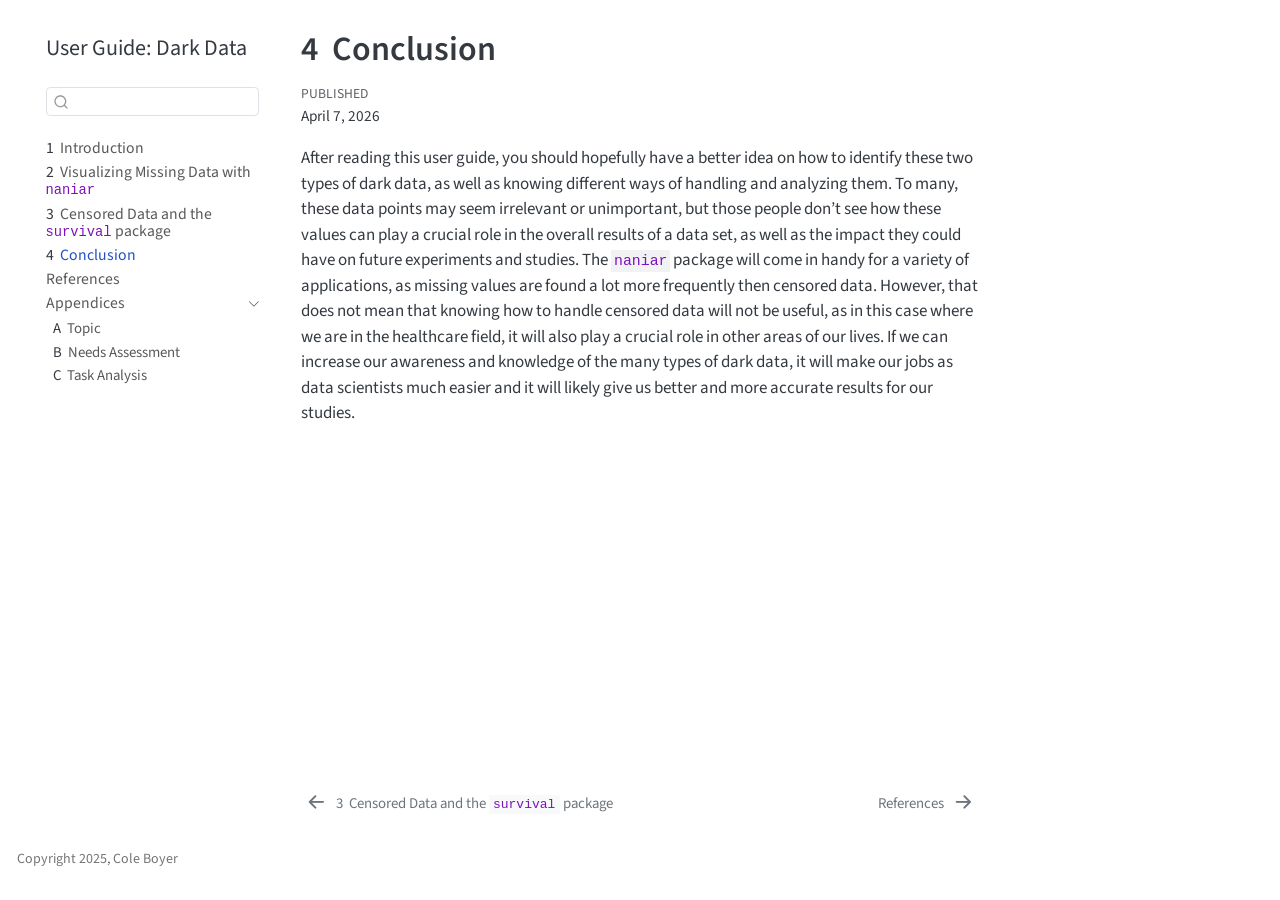
<file: docs/conclusion.html>
<!DOCTYPE html>
<html xmlns="http://www.w3.org/1999/xhtml" lang="en" xml:lang="en"><head>

<meta charset="utf-8">
<meta name="generator" content="quarto-1.8.27">

<meta name="viewport" content="width=device-width, initial-scale=1.0, user-scalable=yes">

<meta name="dcterms.date" content="2026-04-07">

<title>4&nbsp; Conclusion – User Guide: Dark Data</title>
<style>
code{white-space: pre-wrap;}
span.smallcaps{font-variant: small-caps;}
div.columns{display: flex; gap: min(4vw, 1.5em);}
div.column{flex: auto; overflow-x: auto;}
div.hanging-indent{margin-left: 1.5em; text-indent: -1.5em;}
ul.task-list{list-style: none;}
ul.task-list li input[type="checkbox"] {
  width: 0.8em;
  margin: 0 0.8em 0.2em -1em; /* quarto-specific, see https://github.com/quarto-dev/quarto-cli/issues/4556 */ 
  vertical-align: middle;
}
</style>


<script src="site_libs/quarto-nav/quarto-nav.js"></script>
<script src="site_libs/quarto-nav/headroom.min.js"></script>
<script src="site_libs/clipboard/clipboard.min.js"></script>
<script src="site_libs/quarto-search/autocomplete.umd.js"></script>
<script src="site_libs/quarto-search/fuse.min.js"></script>
<script src="site_libs/quarto-search/quarto-search.js"></script>
<meta name="quarto:offset" content="./">
<link href="./references.html" rel="next">
<link href="./survival.html" rel="prev">
<script src="site_libs/quarto-html/quarto.js" type="module"></script>
<script src="site_libs/quarto-html/tabsets/tabsets.js" type="module"></script>
<script src="site_libs/quarto-html/axe/axe-check.js" type="module"></script>
<script src="site_libs/quarto-html/popper.min.js"></script>
<script src="site_libs/quarto-html/tippy.umd.min.js"></script>
<script src="site_libs/quarto-html/anchor.min.js"></script>
<link href="site_libs/quarto-html/tippy.css" rel="stylesheet">
<link href="site_libs/quarto-html/quarto-syntax-highlighting-b754b9fd3853d7e56faef54c29c5d52b.css" rel="stylesheet" id="quarto-text-highlighting-styles">
<script src="site_libs/bootstrap/bootstrap.min.js"></script>
<link href="site_libs/bootstrap/bootstrap-icons.css" rel="stylesheet">
<link href="site_libs/bootstrap/bootstrap-761d1d5d846a69e85d787873b9d1251c.min.css" rel="stylesheet" append-hash="true" id="quarto-bootstrap" data-mode="light">
<script id="quarto-search-options" type="application/json">{
  "location": "sidebar",
  "copy-button": false,
  "collapse-after": 3,
  "panel-placement": "start",
  "type": "textbox",
  "limit": 50,
  "keyboard-shortcut": [
    "f",
    "/",
    "s"
  ],
  "show-item-context": false,
  "language": {
    "search-no-results-text": "No results",
    "search-matching-documents-text": "matching documents",
    "search-copy-link-title": "Copy link to search",
    "search-hide-matches-text": "Hide additional matches",
    "search-more-match-text": "more match in this document",
    "search-more-matches-text": "more matches in this document",
    "search-clear-button-title": "Clear",
    "search-text-placeholder": "",
    "search-detached-cancel-button-title": "Cancel",
    "search-submit-button-title": "Submit",
    "search-label": "Search"
  }
}</script>


</head>

<body class="nav-sidebar floating quarto-light">

<div id="quarto-search-results"></div>
  <header id="quarto-header" class="headroom fixed-top">
  <nav class="quarto-secondary-nav">
    <div class="container-fluid d-flex">
      <button type="button" class="quarto-btn-toggle btn" data-bs-toggle="collapse" role="button" data-bs-target=".quarto-sidebar-collapse-item" aria-controls="quarto-sidebar" aria-expanded="false" aria-label="Toggle sidebar navigation" onclick="if (window.quartoToggleHeadroom) { window.quartoToggleHeadroom(); }">
        <i class="bi bi-layout-text-sidebar-reverse"></i>
      </button>
        <nav class="quarto-page-breadcrumbs" aria-label="breadcrumb"><ol class="breadcrumb"><li class="breadcrumb-item"><a href="./conclusion.html"><span class="chapter-number">4</span>&nbsp; <span class="chapter-title">Conclusion</span></a></li></ol></nav>
        <a class="flex-grow-1" role="navigation" data-bs-toggle="collapse" data-bs-target=".quarto-sidebar-collapse-item" aria-controls="quarto-sidebar" aria-expanded="false" aria-label="Toggle sidebar navigation" onclick="if (window.quartoToggleHeadroom) { window.quartoToggleHeadroom(); }">      
        </a>
      <button type="button" class="btn quarto-search-button" aria-label="Search" onclick="window.quartoOpenSearch();">
        <i class="bi bi-search"></i>
      </button>
    </div>
  </nav>
</header>
<!-- content -->
<div id="quarto-content" class="quarto-container page-columns page-rows-contents page-layout-article">
<!-- sidebar -->
  <nav id="quarto-sidebar" class="sidebar collapse collapse-horizontal quarto-sidebar-collapse-item sidebar-navigation floating overflow-auto">
    <div class="pt-lg-2 mt-2 text-left sidebar-header">
    <div class="sidebar-title mb-0 py-0">
      <a href="./">User Guide: Dark Data</a> 
    </div>
      </div>
        <div class="mt-2 flex-shrink-0 align-items-center">
        <div class="sidebar-search">
        <div id="quarto-search" class="" title="Search"></div>
        </div>
        </div>
    <div class="sidebar-menu-container"> 
    <ul class="list-unstyled mt-1">
        <li class="sidebar-item">
  <div class="sidebar-item-container"> 
  <a href="./index.html" class="sidebar-item-text sidebar-link">
 <span class="menu-text"><span class="chapter-number">1</span>&nbsp; <span class="chapter-title">Introduction</span></span></a>
  </div>
</li>
        <li class="sidebar-item">
  <div class="sidebar-item-container"> 
  <a href="./naniar.html" class="sidebar-item-text sidebar-link">
 <span class="menu-text"><span class="chapter-number">2</span>&nbsp; <span class="chapter-title">Visualizing Missing Data with <code>naniar</code></span></span></a>
  </div>
</li>
        <li class="sidebar-item">
  <div class="sidebar-item-container"> 
  <a href="./survival.html" class="sidebar-item-text sidebar-link">
 <span class="menu-text"><span class="chapter-number">3</span>&nbsp; <span class="chapter-title">Censored Data and the <code>survival</code> package</span></span></a>
  </div>
</li>
        <li class="sidebar-item">
  <div class="sidebar-item-container"> 
  <a href="./conclusion.html" class="sidebar-item-text sidebar-link active">
 <span class="menu-text"><span class="chapter-number">4</span>&nbsp; <span class="chapter-title">Conclusion</span></span></a>
  </div>
</li>
        <li class="sidebar-item">
  <div class="sidebar-item-container"> 
  <a href="./references.html" class="sidebar-item-text sidebar-link">
 <span class="menu-text">References</span></a>
  </div>
</li>
        <li class="sidebar-item sidebar-item-section">
      <div class="sidebar-item-container"> 
            <a class="sidebar-item-text sidebar-link text-start" data-bs-toggle="collapse" data-bs-target="#quarto-sidebar-section-1" role="navigation" aria-expanded="true">
 <span class="menu-text">Appendices</span></a>
          <a class="sidebar-item-toggle text-start" data-bs-toggle="collapse" data-bs-target="#quarto-sidebar-section-1" role="navigation" aria-expanded="true" aria-label="Toggle section">
            <i class="bi bi-chevron-right ms-2"></i>
          </a> 
      </div>
      <ul id="quarto-sidebar-section-1" class="collapse list-unstyled sidebar-section depth1 show">  
          <li class="sidebar-item">
  <div class="sidebar-item-container"> 
  <a href="./topic.html" class="sidebar-item-text sidebar-link">
 <span class="menu-text"><span class="chapter-number">A</span>&nbsp; <span class="chapter-title">Topic</span></span></a>
  </div>
</li>
          <li class="sidebar-item">
  <div class="sidebar-item-container"> 
  <a href="./needs.html" class="sidebar-item-text sidebar-link">
 <span class="menu-text"><span class="chapter-number">B</span>&nbsp; <span class="chapter-title">Needs Assessment</span></span></a>
  </div>
</li>
          <li class="sidebar-item">
  <div class="sidebar-item-container"> 
  <a href="./task-analysis.html" class="sidebar-item-text sidebar-link">
 <span class="menu-text"><span class="chapter-number">C</span>&nbsp; <span class="chapter-title">Task Analysis</span></span></a>
  </div>
</li>
      </ul>
  </li>
    </ul>
    </div>
</nav>
<div id="quarto-sidebar-glass" class="quarto-sidebar-collapse-item" data-bs-toggle="collapse" data-bs-target=".quarto-sidebar-collapse-item"></div>
<!-- margin-sidebar -->
    <div id="quarto-margin-sidebar" class="sidebar margin-sidebar zindex-bottom">
        
    </div>
<!-- main -->
<main class="content" id="quarto-document-content">

<header id="title-block-header" class="quarto-title-block default">
<div class="quarto-title">
<h1 class="title"><span class="chapter-number">4</span>&nbsp; <span class="chapter-title">Conclusion</span></h1>
</div>



<div class="quarto-title-meta">

    
    <div>
    <div class="quarto-title-meta-heading">Published</div>
    <div class="quarto-title-meta-contents">
      <p class="date">April 7, 2026</p>
    </div>
  </div>
  
    
  </div>
  


</header>


<p>After reading this user guide, you should hopefully have a better idea on how to identify these two types of dark data, as well as knowing different ways of handling and analyzing them. To many, these data points may seem irrelevant or unimportant, but those people don’t see how these values can play a crucial role in the overall results of a data set, as well as the impact they could have on future experiments and studies. The <code>naniar</code> package will come in handy for a variety of applications, as missing values are found a lot more frequently then censored data. However, that does not mean that knowing how to handle censored data will not be useful, as in this case where we are in the healthcare field, it will also play a crucial role in other areas of our lives. If we can increase our awareness and knowledge of the many types of dark data, it will make our jobs as data scientists much easier and it will likely give us better and more accurate results for our studies.</p>



</main> <!-- /main -->
<script id="quarto-html-after-body" type="application/javascript">
  window.document.addEventListener("DOMContentLoaded", function (event) {
    const icon = "";
    const anchorJS = new window.AnchorJS();
    anchorJS.options = {
      placement: 'right',
      icon: icon
    };
    anchorJS.add('.anchored');
    const isCodeAnnotation = (el) => {
      for (const clz of el.classList) {
        if (clz.startsWith('code-annotation-')) {                     
          return true;
        }
      }
      return false;
    }
    const onCopySuccess = function(e) {
      // button target
      const button = e.trigger;
      // don't keep focus
      button.blur();
      // flash "checked"
      button.classList.add('code-copy-button-checked');
      var currentTitle = button.getAttribute("title");
      button.setAttribute("title", "Copied!");
      let tooltip;
      if (window.bootstrap) {
        button.setAttribute("data-bs-toggle", "tooltip");
        button.setAttribute("data-bs-placement", "left");
        button.setAttribute("data-bs-title", "Copied!");
        tooltip = new bootstrap.Tooltip(button, 
          { trigger: "manual", 
            customClass: "code-copy-button-tooltip",
            offset: [0, -8]});
        tooltip.show();    
      }
      setTimeout(function() {
        if (tooltip) {
          tooltip.hide();
          button.removeAttribute("data-bs-title");
          button.removeAttribute("data-bs-toggle");
          button.removeAttribute("data-bs-placement");
        }
        button.setAttribute("title", currentTitle);
        button.classList.remove('code-copy-button-checked');
      }, 1000);
      // clear code selection
      e.clearSelection();
    }
    const getTextToCopy = function(trigger) {
      const outerScaffold = trigger.parentElement.cloneNode(true);
      const codeEl = outerScaffold.querySelector('code');
      for (const childEl of codeEl.children) {
        if (isCodeAnnotation(childEl)) {
          childEl.remove();
        }
      }
      return codeEl.innerText;
    }
    const clipboard = new window.ClipboardJS('.code-copy-button:not([data-in-quarto-modal])', {
      text: getTextToCopy
    });
    clipboard.on('success', onCopySuccess);
    if (window.document.getElementById('quarto-embedded-source-code-modal')) {
      const clipboardModal = new window.ClipboardJS('.code-copy-button[data-in-quarto-modal]', {
        text: getTextToCopy,
        container: window.document.getElementById('quarto-embedded-source-code-modal')
      });
      clipboardModal.on('success', onCopySuccess);
    }
      var localhostRegex = new RegExp(/^(?:http|https):\/\/localhost\:?[0-9]*\//);
      var mailtoRegex = new RegExp(/^mailto:/);
        var filterRegex = new RegExp('/' + window.location.host + '/');
      var isInternal = (href) => {
          return filterRegex.test(href) || localhostRegex.test(href) || mailtoRegex.test(href);
      }
      // Inspect non-navigation links and adorn them if external
     var links = window.document.querySelectorAll('a[href]:not(.nav-link):not(.navbar-brand):not(.toc-action):not(.sidebar-link):not(.sidebar-item-toggle):not(.pagination-link):not(.no-external):not([aria-hidden]):not(.dropdown-item):not(.quarto-navigation-tool):not(.about-link)');
      for (var i=0; i<links.length; i++) {
        const link = links[i];
        if (!isInternal(link.href)) {
          // undo the damage that might have been done by quarto-nav.js in the case of
          // links that we want to consider external
          if (link.dataset.originalHref !== undefined) {
            link.href = link.dataset.originalHref;
          }
        }
      }
    function tippyHover(el, contentFn, onTriggerFn, onUntriggerFn) {
      const config = {
        allowHTML: true,
        maxWidth: 500,
        delay: 100,
        arrow: false,
        appendTo: function(el) {
            return el.parentElement;
        },
        interactive: true,
        interactiveBorder: 10,
        theme: 'quarto',
        placement: 'bottom-start',
      };
      if (contentFn) {
        config.content = contentFn;
      }
      if (onTriggerFn) {
        config.onTrigger = onTriggerFn;
      }
      if (onUntriggerFn) {
        config.onUntrigger = onUntriggerFn;
      }
      window.tippy(el, config); 
    }
    const noterefs = window.document.querySelectorAll('a[role="doc-noteref"]');
    for (var i=0; i<noterefs.length; i++) {
      const ref = noterefs[i];
      tippyHover(ref, function() {
        // use id or data attribute instead here
        let href = ref.getAttribute('data-footnote-href') || ref.getAttribute('href');
        try { href = new URL(href).hash; } catch {}
        const id = href.replace(/^#\/?/, "");
        const note = window.document.getElementById(id);
        if (note) {
          return note.innerHTML;
        } else {
          return "";
        }
      });
    }
    const xrefs = window.document.querySelectorAll('a.quarto-xref');
    const processXRef = (id, note) => {
      // Strip column container classes
      const stripColumnClz = (el) => {
        el.classList.remove("page-full", "page-columns");
        if (el.children) {
          for (const child of el.children) {
            stripColumnClz(child);
          }
        }
      }
      stripColumnClz(note)
      if (id === null || id.startsWith('sec-')) {
        // Special case sections, only their first couple elements
        const container = document.createElement("div");
        if (note.children && note.children.length > 2) {
          container.appendChild(note.children[0].cloneNode(true));
          for (let i = 1; i < note.children.length; i++) {
            const child = note.children[i];
            if (child.tagName === "P" && child.innerText === "") {
              continue;
            } else {
              container.appendChild(child.cloneNode(true));
              break;
            }
          }
          if (window.Quarto?.typesetMath) {
            window.Quarto.typesetMath(container);
          }
          return container.innerHTML
        } else {
          if (window.Quarto?.typesetMath) {
            window.Quarto.typesetMath(note);
          }
          return note.innerHTML;
        }
      } else {
        // Remove any anchor links if they are present
        const anchorLink = note.querySelector('a.anchorjs-link');
        if (anchorLink) {
          anchorLink.remove();
        }
        if (window.Quarto?.typesetMath) {
          window.Quarto.typesetMath(note);
        }
        if (note.classList.contains("callout")) {
          return note.outerHTML;
        } else {
          return note.innerHTML;
        }
      }
    }
    for (var i=0; i<xrefs.length; i++) {
      const xref = xrefs[i];
      tippyHover(xref, undefined, function(instance) {
        instance.disable();
        let url = xref.getAttribute('href');
        let hash = undefined; 
        if (url.startsWith('#')) {
          hash = url;
        } else {
          try { hash = new URL(url).hash; } catch {}
        }
        if (hash) {
          const id = hash.replace(/^#\/?/, "");
          const note = window.document.getElementById(id);
          if (note !== null) {
            try {
              const html = processXRef(id, note.cloneNode(true));
              instance.setContent(html);
            } finally {
              instance.enable();
              instance.show();
            }
          } else {
            // See if we can fetch this
            fetch(url.split('#')[0])
            .then(res => res.text())
            .then(html => {
              const parser = new DOMParser();
              const htmlDoc = parser.parseFromString(html, "text/html");
              const note = htmlDoc.getElementById(id);
              if (note !== null) {
                const html = processXRef(id, note);
                instance.setContent(html);
              } 
            }).finally(() => {
              instance.enable();
              instance.show();
            });
          }
        } else {
          // See if we can fetch a full url (with no hash to target)
          // This is a special case and we should probably do some content thinning / targeting
          fetch(url)
          .then(res => res.text())
          .then(html => {
            const parser = new DOMParser();
            const htmlDoc = parser.parseFromString(html, "text/html");
            const note = htmlDoc.querySelector('main.content');
            if (note !== null) {
              // This should only happen for chapter cross references
              // (since there is no id in the URL)
              // remove the first header
              if (note.children.length > 0 && note.children[0].tagName === "HEADER") {
                note.children[0].remove();
              }
              const html = processXRef(null, note);
              instance.setContent(html);
            } 
          }).finally(() => {
            instance.enable();
            instance.show();
          });
        }
      }, function(instance) {
      });
    }
        let selectedAnnoteEl;
        const selectorForAnnotation = ( cell, annotation) => {
          let cellAttr = 'data-code-cell="' + cell + '"';
          let lineAttr = 'data-code-annotation="' +  annotation + '"';
          const selector = 'span[' + cellAttr + '][' + lineAttr + ']';
          return selector;
        }
        const selectCodeLines = (annoteEl) => {
          const doc = window.document;
          const targetCell = annoteEl.getAttribute("data-target-cell");
          const targetAnnotation = annoteEl.getAttribute("data-target-annotation");
          const annoteSpan = window.document.querySelector(selectorForAnnotation(targetCell, targetAnnotation));
          const lines = annoteSpan.getAttribute("data-code-lines").split(",");
          const lineIds = lines.map((line) => {
            return targetCell + "-" + line;
          })
          let top = null;
          let height = null;
          let parent = null;
          if (lineIds.length > 0) {
              //compute the position of the single el (top and bottom and make a div)
              const el = window.document.getElementById(lineIds[0]);
              top = el.offsetTop;
              height = el.offsetHeight;
              parent = el.parentElement.parentElement;
            if (lineIds.length > 1) {
              const lastEl = window.document.getElementById(lineIds[lineIds.length - 1]);
              const bottom = lastEl.offsetTop + lastEl.offsetHeight;
              height = bottom - top;
            }
            if (top !== null && height !== null && parent !== null) {
              // cook up a div (if necessary) and position it 
              let div = window.document.getElementById("code-annotation-line-highlight");
              if (div === null) {
                div = window.document.createElement("div");
                div.setAttribute("id", "code-annotation-line-highlight");
                div.style.position = 'absolute';
                parent.appendChild(div);
              }
              div.style.top = top - 2 + "px";
              div.style.height = height + 4 + "px";
              div.style.left = 0;
              let gutterDiv = window.document.getElementById("code-annotation-line-highlight-gutter");
              if (gutterDiv === null) {
                gutterDiv = window.document.createElement("div");
                gutterDiv.setAttribute("id", "code-annotation-line-highlight-gutter");
                gutterDiv.style.position = 'absolute';
                const codeCell = window.document.getElementById(targetCell);
                const gutter = codeCell.querySelector('.code-annotation-gutter');
                gutter.appendChild(gutterDiv);
              }
              gutterDiv.style.top = top - 2 + "px";
              gutterDiv.style.height = height + 4 + "px";
            }
            selectedAnnoteEl = annoteEl;
          }
        };
        const unselectCodeLines = () => {
          const elementsIds = ["code-annotation-line-highlight", "code-annotation-line-highlight-gutter"];
          elementsIds.forEach((elId) => {
            const div = window.document.getElementById(elId);
            if (div) {
              div.remove();
            }
          });
          selectedAnnoteEl = undefined;
        };
          // Handle positioning of the toggle
      window.addEventListener(
        "resize",
        throttle(() => {
          elRect = undefined;
          if (selectedAnnoteEl) {
            selectCodeLines(selectedAnnoteEl);
          }
        }, 10)
      );
      function throttle(fn, ms) {
      let throttle = false;
      let timer;
        return (...args) => {
          if(!throttle) { // first call gets through
              fn.apply(this, args);
              throttle = true;
          } else { // all the others get throttled
              if(timer) clearTimeout(timer); // cancel #2
              timer = setTimeout(() => {
                fn.apply(this, args);
                timer = throttle = false;
              }, ms);
          }
        };
      }
        // Attach click handler to the DT
        const annoteDls = window.document.querySelectorAll('dt[data-target-cell]');
        for (const annoteDlNode of annoteDls) {
          annoteDlNode.addEventListener('click', (event) => {
            const clickedEl = event.target;
            if (clickedEl !== selectedAnnoteEl) {
              unselectCodeLines();
              const activeEl = window.document.querySelector('dt[data-target-cell].code-annotation-active');
              if (activeEl) {
                activeEl.classList.remove('code-annotation-active');
              }
              selectCodeLines(clickedEl);
              clickedEl.classList.add('code-annotation-active');
            } else {
              // Unselect the line
              unselectCodeLines();
              clickedEl.classList.remove('code-annotation-active');
            }
          });
        }
    const findCites = (el) => {
      const parentEl = el.parentElement;
      if (parentEl) {
        const cites = parentEl.dataset.cites;
        if (cites) {
          return {
            el,
            cites: cites.split(' ')
          };
        } else {
          return findCites(el.parentElement)
        }
      } else {
        return undefined;
      }
    };
    var bibliorefs = window.document.querySelectorAll('a[role="doc-biblioref"]');
    for (var i=0; i<bibliorefs.length; i++) {
      const ref = bibliorefs[i];
      const citeInfo = findCites(ref);
      if (citeInfo) {
        tippyHover(citeInfo.el, function() {
          var popup = window.document.createElement('div');
          citeInfo.cites.forEach(function(cite) {
            var citeDiv = window.document.createElement('div');
            citeDiv.classList.add('hanging-indent');
            citeDiv.classList.add('csl-entry');
            var biblioDiv = window.document.getElementById('ref-' + cite);
            if (biblioDiv) {
              citeDiv.innerHTML = biblioDiv.innerHTML;
            }
            popup.appendChild(citeDiv);
          });
          return popup.innerHTML;
        });
      }
    }
  });
  </script>
<nav class="page-navigation">
  <div class="nav-page nav-page-previous">
      <a href="./survival.html" class="pagination-link" aria-label="Censored Data and the `survival` package">
        <i class="bi bi-arrow-left-short"></i> <span class="nav-page-text"><span class="chapter-number">3</span>&nbsp; <span class="chapter-title">Censored Data and the <code>survival</code> package</span></span>
      </a>          
  </div>
  <div class="nav-page nav-page-next">
      <a href="./references.html" class="pagination-link" aria-label="References">
        <span class="nav-page-text">References</span> <i class="bi bi-arrow-right-short"></i>
      </a>
  </div>
</nav>
</div> <!-- /content -->
<footer class="footer">
  <div class="nav-footer">
    <div class="nav-footer-left">
<p>Copyright 2025, Cole Boyer</p>
</div>   
    <div class="nav-footer-center">
      &nbsp;
    </div>
    <div class="nav-footer-right">
      &nbsp;
    </div>
  </div>
</footer>




</body></html>
</file>
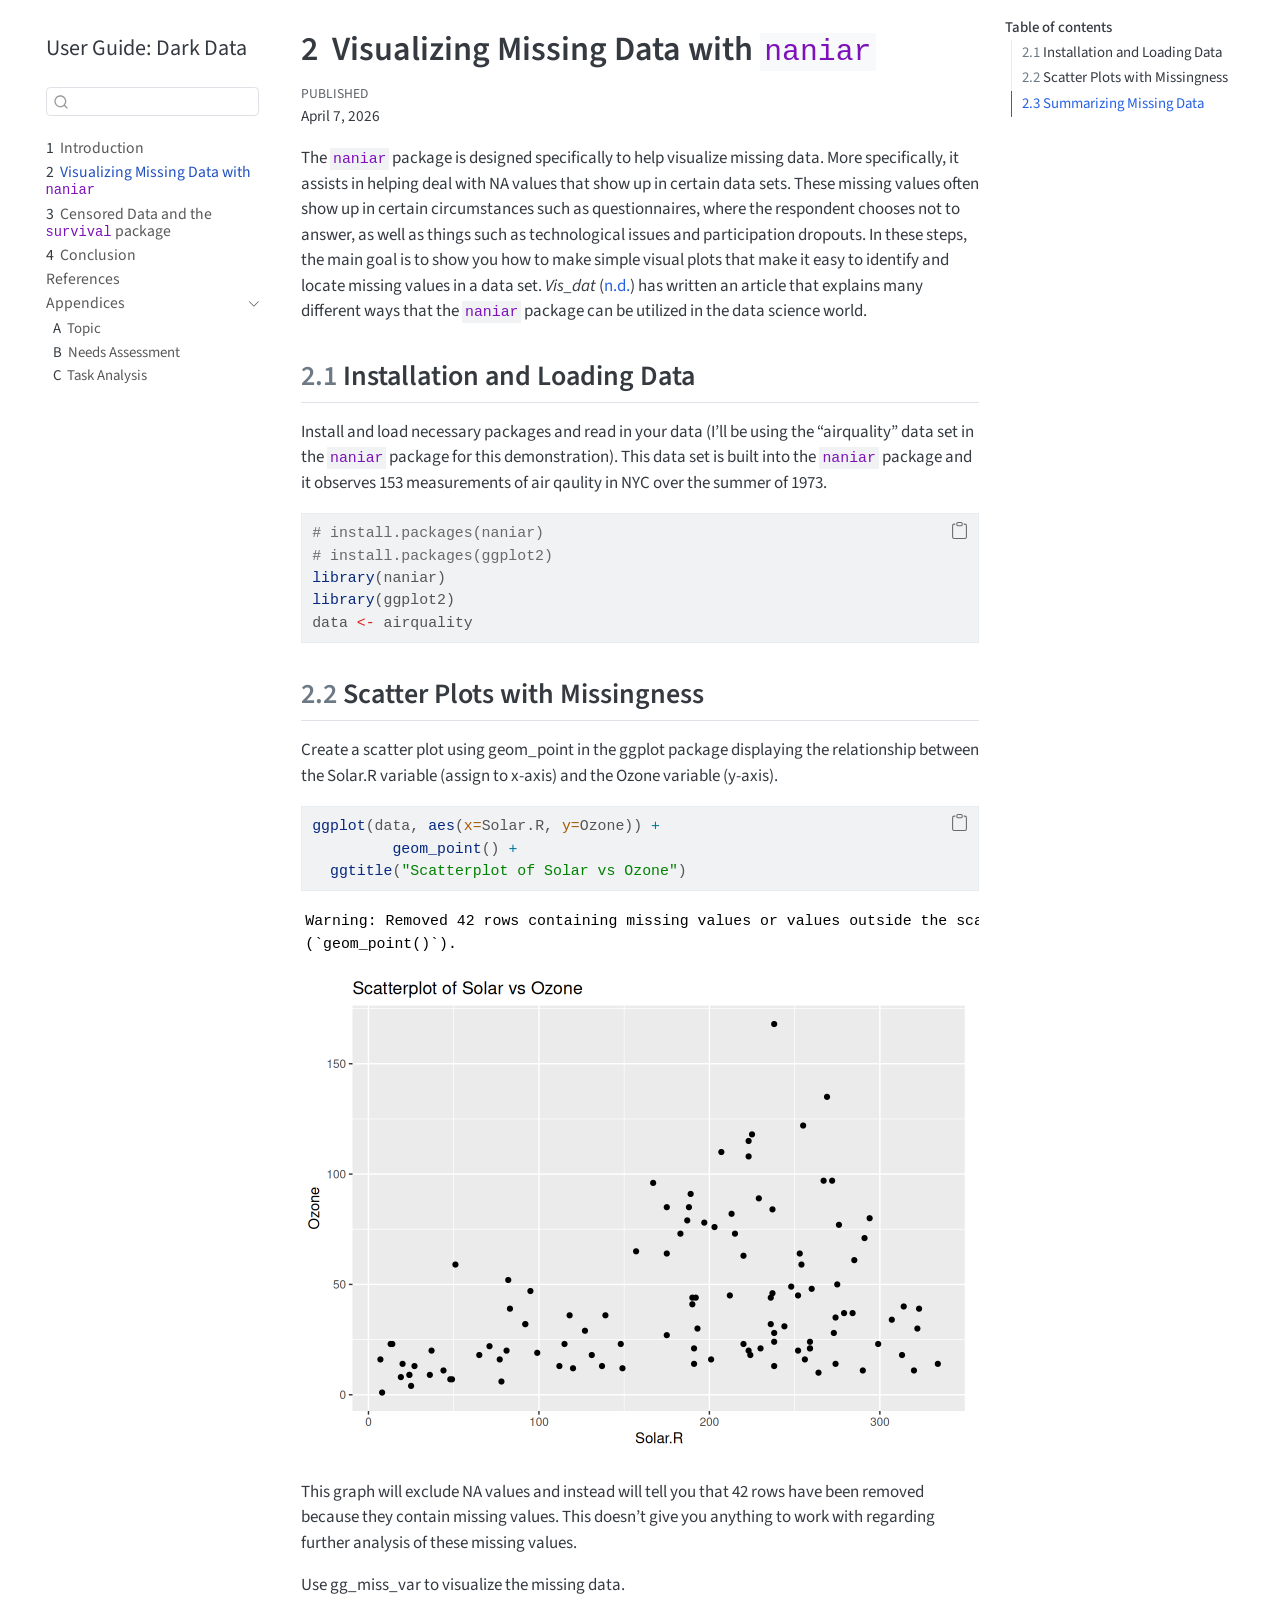
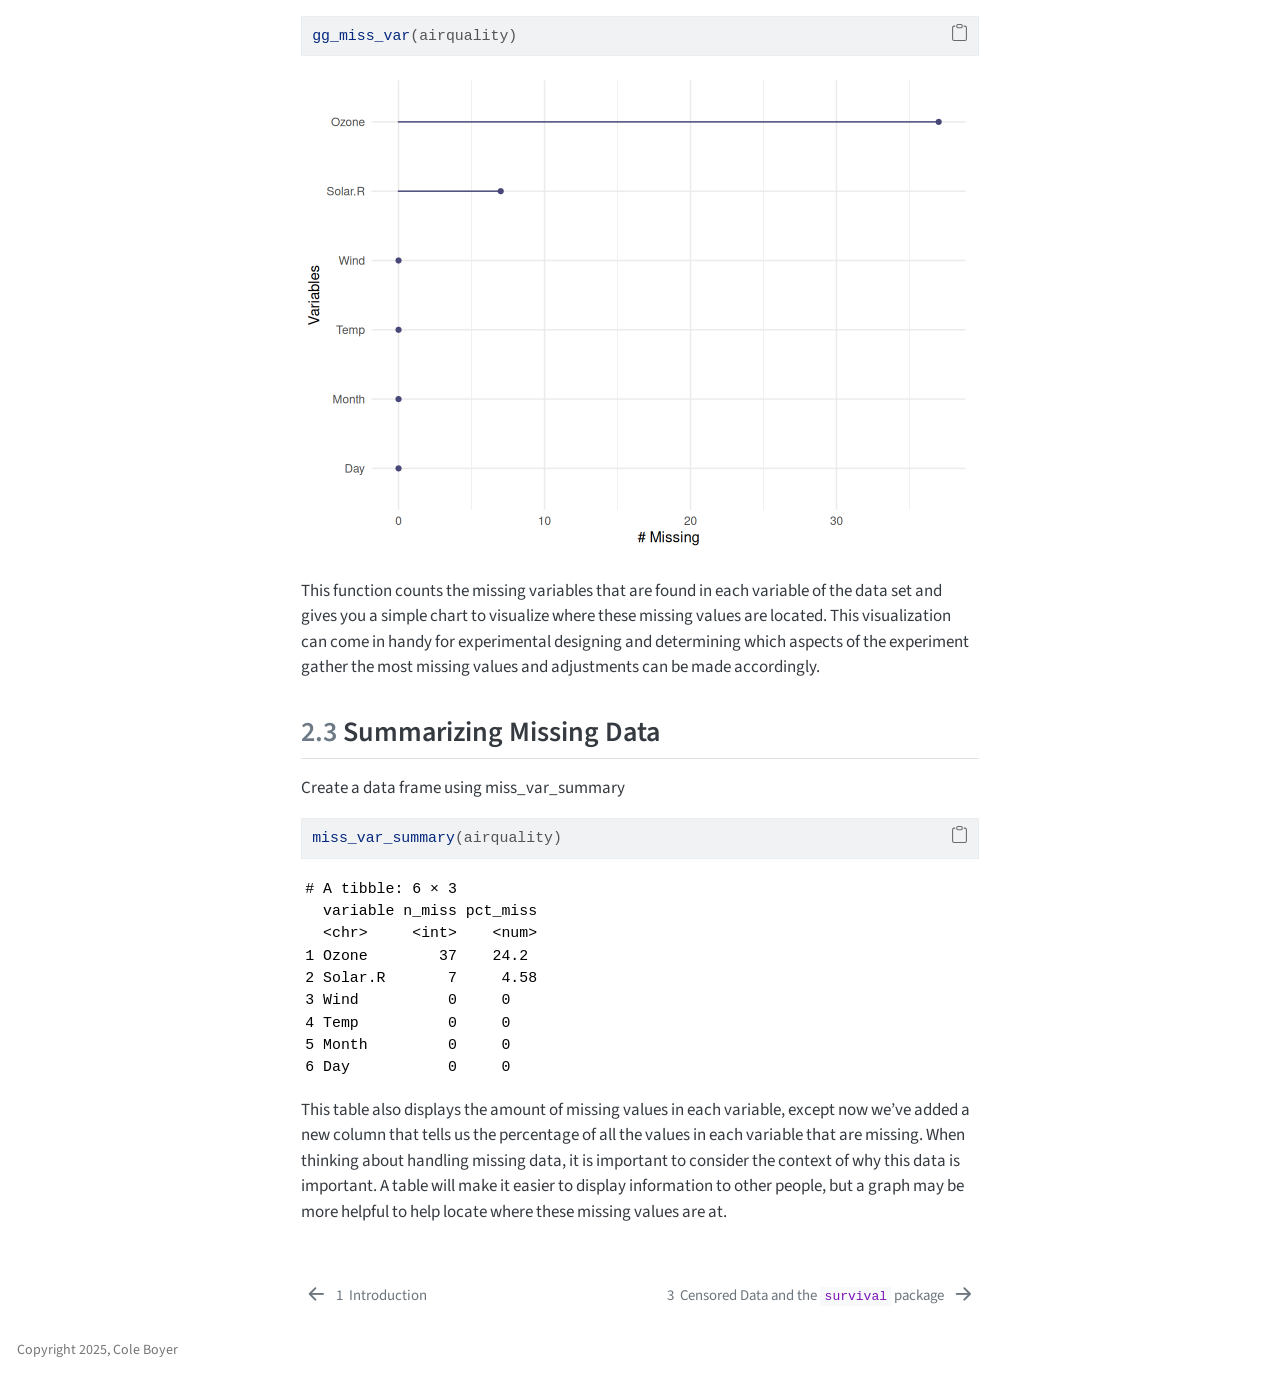
<file: docs/naniar.html>
<!DOCTYPE html>
<html xmlns="http://www.w3.org/1999/xhtml" lang="en" xml:lang="en"><head>

<meta charset="utf-8">
<meta name="generator" content="quarto-1.8.27">

<meta name="viewport" content="width=device-width, initial-scale=1.0, user-scalable=yes">

<meta name="dcterms.date" content="2026-04-07">

<title>2&nbsp; Visualizing Missing Data with naniar – User Guide: Dark Data</title>
<style>
code{white-space: pre-wrap;}
span.smallcaps{font-variant: small-caps;}
div.columns{display: flex; gap: min(4vw, 1.5em);}
div.column{flex: auto; overflow-x: auto;}
div.hanging-indent{margin-left: 1.5em; text-indent: -1.5em;}
ul.task-list{list-style: none;}
ul.task-list li input[type="checkbox"] {
  width: 0.8em;
  margin: 0 0.8em 0.2em -1em; /* quarto-specific, see https://github.com/quarto-dev/quarto-cli/issues/4556 */ 
  vertical-align: middle;
}
/* CSS for syntax highlighting */
html { -webkit-text-size-adjust: 100%; }
pre > code.sourceCode { white-space: pre; position: relative; }
pre > code.sourceCode > span { display: inline-block; line-height: 1.25; }
pre > code.sourceCode > span:empty { height: 1.2em; }
.sourceCode { overflow: visible; }
code.sourceCode > span { color: inherit; text-decoration: inherit; }
div.sourceCode { margin: 1em 0; }
pre.sourceCode { margin: 0; }
@media screen {
div.sourceCode { overflow: auto; }
}
@media print {
pre > code.sourceCode { white-space: pre-wrap; }
pre > code.sourceCode > span { text-indent: -5em; padding-left: 5em; }
}
pre.numberSource code
  { counter-reset: source-line 0; }
pre.numberSource code > span
  { position: relative; left: -4em; counter-increment: source-line; }
pre.numberSource code > span > a:first-child::before
  { content: counter(source-line);
    position: relative; left: -1em; text-align: right; vertical-align: baseline;
    border: none; display: inline-block;
    -webkit-touch-callout: none; -webkit-user-select: none;
    -khtml-user-select: none; -moz-user-select: none;
    -ms-user-select: none; user-select: none;
    padding: 0 4px; width: 4em;
  }
pre.numberSource { margin-left: 3em;  padding-left: 4px; }
div.sourceCode
  {   }
@media screen {
pre > code.sourceCode > span > a:first-child::before { text-decoration: underline; }
}
/* CSS for citations */
div.csl-bib-body { }
div.csl-entry {
  clear: both;
  margin-bottom: 0em;
}
.hanging-indent div.csl-entry {
  margin-left:2em;
  text-indent:-2em;
}
div.csl-left-margin {
  min-width:2em;
  float:left;
}
div.csl-right-inline {
  margin-left:2em;
  padding-left:1em;
}
div.csl-indent {
  margin-left: 2em;
}</style>


<script src="site_libs/quarto-nav/quarto-nav.js"></script>
<script src="site_libs/quarto-nav/headroom.min.js"></script>
<script src="site_libs/clipboard/clipboard.min.js"></script>
<script src="site_libs/quarto-search/autocomplete.umd.js"></script>
<script src="site_libs/quarto-search/fuse.min.js"></script>
<script src="site_libs/quarto-search/quarto-search.js"></script>
<meta name="quarto:offset" content="./">
<link href="./survival.html" rel="next">
<link href="./index.html" rel="prev">
<script src="site_libs/quarto-html/quarto.js" type="module"></script>
<script src="site_libs/quarto-html/tabsets/tabsets.js" type="module"></script>
<script src="site_libs/quarto-html/axe/axe-check.js" type="module"></script>
<script src="site_libs/quarto-html/popper.min.js"></script>
<script src="site_libs/quarto-html/tippy.umd.min.js"></script>
<script src="site_libs/quarto-html/anchor.min.js"></script>
<link href="site_libs/quarto-html/tippy.css" rel="stylesheet">
<link href="site_libs/quarto-html/quarto-syntax-highlighting-b754b9fd3853d7e56faef54c29c5d52b.css" rel="stylesheet" id="quarto-text-highlighting-styles">
<script src="site_libs/bootstrap/bootstrap.min.js"></script>
<link href="site_libs/bootstrap/bootstrap-icons.css" rel="stylesheet">
<link href="site_libs/bootstrap/bootstrap-761d1d5d846a69e85d787873b9d1251c.min.css" rel="stylesheet" append-hash="true" id="quarto-bootstrap" data-mode="light">
<script id="quarto-search-options" type="application/json">{
  "location": "sidebar",
  "copy-button": false,
  "collapse-after": 3,
  "panel-placement": "start",
  "type": "textbox",
  "limit": 50,
  "keyboard-shortcut": [
    "f",
    "/",
    "s"
  ],
  "show-item-context": false,
  "language": {
    "search-no-results-text": "No results",
    "search-matching-documents-text": "matching documents",
    "search-copy-link-title": "Copy link to search",
    "search-hide-matches-text": "Hide additional matches",
    "search-more-match-text": "more match in this document",
    "search-more-matches-text": "more matches in this document",
    "search-clear-button-title": "Clear",
    "search-text-placeholder": "",
    "search-detached-cancel-button-title": "Cancel",
    "search-submit-button-title": "Submit",
    "search-label": "Search"
  }
}</script>


</head>

<body class="nav-sidebar floating quarto-light">

<div id="quarto-search-results"></div>
  <header id="quarto-header" class="headroom fixed-top">
  <nav class="quarto-secondary-nav">
    <div class="container-fluid d-flex">
      <button type="button" class="quarto-btn-toggle btn" data-bs-toggle="collapse" role="button" data-bs-target=".quarto-sidebar-collapse-item" aria-controls="quarto-sidebar" aria-expanded="false" aria-label="Toggle sidebar navigation" onclick="if (window.quartoToggleHeadroom) { window.quartoToggleHeadroom(); }">
        <i class="bi bi-layout-text-sidebar-reverse"></i>
      </button>
        <nav class="quarto-page-breadcrumbs" aria-label="breadcrumb"><ol class="breadcrumb"><li class="breadcrumb-item"><a href="./naniar.html"><span class="chapter-number">2</span>&nbsp; <span class="chapter-title">Visualizing Missing Data with <code>naniar</code></span></a></li></ol></nav>
        <a class="flex-grow-1" role="navigation" data-bs-toggle="collapse" data-bs-target=".quarto-sidebar-collapse-item" aria-controls="quarto-sidebar" aria-expanded="false" aria-label="Toggle sidebar navigation" onclick="if (window.quartoToggleHeadroom) { window.quartoToggleHeadroom(); }">      
        </a>
      <button type="button" class="btn quarto-search-button" aria-label="Search" onclick="window.quartoOpenSearch();">
        <i class="bi bi-search"></i>
      </button>
    </div>
  </nav>
</header>
<!-- content -->
<div id="quarto-content" class="quarto-container page-columns page-rows-contents page-layout-article">
<!-- sidebar -->
  <nav id="quarto-sidebar" class="sidebar collapse collapse-horizontal quarto-sidebar-collapse-item sidebar-navigation floating overflow-auto">
    <div class="pt-lg-2 mt-2 text-left sidebar-header">
    <div class="sidebar-title mb-0 py-0">
      <a href="./">User Guide: Dark Data</a> 
    </div>
      </div>
        <div class="mt-2 flex-shrink-0 align-items-center">
        <div class="sidebar-search">
        <div id="quarto-search" class="" title="Search"></div>
        </div>
        </div>
    <div class="sidebar-menu-container"> 
    <ul class="list-unstyled mt-1">
        <li class="sidebar-item">
  <div class="sidebar-item-container"> 
  <a href="./index.html" class="sidebar-item-text sidebar-link">
 <span class="menu-text"><span class="chapter-number">1</span>&nbsp; <span class="chapter-title">Introduction</span></span></a>
  </div>
</li>
        <li class="sidebar-item">
  <div class="sidebar-item-container"> 
  <a href="./naniar.html" class="sidebar-item-text sidebar-link active">
 <span class="menu-text"><span class="chapter-number">2</span>&nbsp; <span class="chapter-title">Visualizing Missing Data with <code>naniar</code></span></span></a>
  </div>
</li>
        <li class="sidebar-item">
  <div class="sidebar-item-container"> 
  <a href="./survival.html" class="sidebar-item-text sidebar-link">
 <span class="menu-text"><span class="chapter-number">3</span>&nbsp; <span class="chapter-title">Censored Data and the <code>survival</code> package</span></span></a>
  </div>
</li>
        <li class="sidebar-item">
  <div class="sidebar-item-container"> 
  <a href="./conclusion.html" class="sidebar-item-text sidebar-link">
 <span class="menu-text"><span class="chapter-number">4</span>&nbsp; <span class="chapter-title">Conclusion</span></span></a>
  </div>
</li>
        <li class="sidebar-item">
  <div class="sidebar-item-container"> 
  <a href="./references.html" class="sidebar-item-text sidebar-link">
 <span class="menu-text">References</span></a>
  </div>
</li>
        <li class="sidebar-item sidebar-item-section">
      <div class="sidebar-item-container"> 
            <a class="sidebar-item-text sidebar-link text-start" data-bs-toggle="collapse" data-bs-target="#quarto-sidebar-section-1" role="navigation" aria-expanded="true">
 <span class="menu-text">Appendices</span></a>
          <a class="sidebar-item-toggle text-start" data-bs-toggle="collapse" data-bs-target="#quarto-sidebar-section-1" role="navigation" aria-expanded="true" aria-label="Toggle section">
            <i class="bi bi-chevron-right ms-2"></i>
          </a> 
      </div>
      <ul id="quarto-sidebar-section-1" class="collapse list-unstyled sidebar-section depth1 show">  
          <li class="sidebar-item">
  <div class="sidebar-item-container"> 
  <a href="./topic.html" class="sidebar-item-text sidebar-link">
 <span class="menu-text"><span class="chapter-number">A</span>&nbsp; <span class="chapter-title">Topic</span></span></a>
  </div>
</li>
          <li class="sidebar-item">
  <div class="sidebar-item-container"> 
  <a href="./needs.html" class="sidebar-item-text sidebar-link">
 <span class="menu-text"><span class="chapter-number">B</span>&nbsp; <span class="chapter-title">Needs Assessment</span></span></a>
  </div>
</li>
          <li class="sidebar-item">
  <div class="sidebar-item-container"> 
  <a href="./task-analysis.html" class="sidebar-item-text sidebar-link">
 <span class="menu-text"><span class="chapter-number">C</span>&nbsp; <span class="chapter-title">Task Analysis</span></span></a>
  </div>
</li>
      </ul>
  </li>
    </ul>
    </div>
</nav>
<div id="quarto-sidebar-glass" class="quarto-sidebar-collapse-item" data-bs-toggle="collapse" data-bs-target=".quarto-sidebar-collapse-item"></div>
<!-- margin-sidebar -->
    <div id="quarto-margin-sidebar" class="sidebar margin-sidebar">
        <nav id="TOC" role="doc-toc" class="toc-active">
    <h2 id="toc-title">Table of contents</h2>
   
  <ul>
  <li><a href="#installation-and-loading-data" id="toc-installation-and-loading-data" class="nav-link active" data-scroll-target="#installation-and-loading-data"><span class="header-section-number">2.1</span> Installation and Loading Data</a></li>
  <li><a href="#scatter-plots-with-missingness" id="toc-scatter-plots-with-missingness" class="nav-link" data-scroll-target="#scatter-plots-with-missingness"><span class="header-section-number">2.2</span> Scatter Plots with Missingness</a></li>
  <li><a href="#summarizing-missing-data" id="toc-summarizing-missing-data" class="nav-link" data-scroll-target="#summarizing-missing-data"><span class="header-section-number">2.3</span> Summarizing Missing Data</a></li>
  </ul>
</nav>
    </div>
<!-- main -->
<main class="content" id="quarto-document-content">

<header id="title-block-header" class="quarto-title-block default">
<div class="quarto-title">
<h1 class="title"><span class="chapter-number">2</span>&nbsp; <span class="chapter-title">Visualizing Missing Data with <code>naniar</code></span></h1>
</div>



<div class="quarto-title-meta">

    
    <div>
    <div class="quarto-title-meta-heading">Published</div>
    <div class="quarto-title-meta-contents">
      <p class="date">April 7, 2026</p>
    </div>
  </div>
  
    
  </div>
  


</header>


<p>The <code>naniar</code> package is designed specifically to help visualize missing data. More specifically, it assists in helping deal with NA values that show up in certain data sets. These missing values often show up in certain circumstances such as questionnaires, where the respondent chooses not to answer, as well as things such as technological issues and participation dropouts. In these steps, the main goal is to show you how to make simple visual plots that make it easy to identify and locate missing values in a data set. <span class="citation" data-cites="visdat"><em>Vis<span>_</span>dat</em> (<a href="references.html#ref-visdat" role="doc-biblioref">n.d.</a>)</span> has written an article that explains many different ways that the <code>naniar</code> package can be utilized in the data science world.</p>
<section id="installation-and-loading-data" class="level2" data-number="2.1">
<h2 data-number="2.1" class="anchored" data-anchor-id="installation-and-loading-data"><span class="header-section-number">2.1</span> Installation and Loading Data</h2>
<p>Install and load necessary packages and read in your data (I’ll be using the “airquality” data set in the <code>naniar</code> package for this demonstration). This data set is built into the <code>naniar</code> package and it observes 153 measurements of air qaulity in NYC over the summer of 1973.</p>
<div class="cell">
<div class="code-copy-outer-scaffold"><div class="sourceCode cell-code" id="cb1"><pre class="sourceCode r code-with-copy"><code class="sourceCode r"><span id="cb1-1"><a href="#cb1-1" aria-hidden="true" tabindex="-1"></a><span class="co"># install.packages(naniar)</span></span>
<span id="cb1-2"><a href="#cb1-2" aria-hidden="true" tabindex="-1"></a><span class="co"># install.packages(ggplot2)</span></span>
<span id="cb1-3"><a href="#cb1-3" aria-hidden="true" tabindex="-1"></a><span class="fu">library</span>(naniar)</span>
<span id="cb1-4"><a href="#cb1-4" aria-hidden="true" tabindex="-1"></a><span class="fu">library</span>(ggplot2)</span>
<span id="cb1-5"><a href="#cb1-5" aria-hidden="true" tabindex="-1"></a>data <span class="ot">&lt;-</span> airquality</span></code></pre></div><button title="Copy to Clipboard" class="code-copy-button"><i class="bi"></i></button></div>
</div>
</section>
<section id="scatter-plots-with-missingness" class="level2" data-number="2.2">
<h2 data-number="2.2" class="anchored" data-anchor-id="scatter-plots-with-missingness"><span class="header-section-number">2.2</span> Scatter Plots with Missingness</h2>
<p>Create a scatter plot using geom_point in the ggplot package displaying the relationship between the Solar.R variable (assign to x-axis) and the Ozone variable (y-axis).</p>
<div class="cell">
<div class="code-copy-outer-scaffold"><div class="sourceCode cell-code" id="cb2"><pre class="sourceCode r code-with-copy"><code class="sourceCode r"><span id="cb2-1"><a href="#cb2-1" aria-hidden="true" tabindex="-1"></a><span class="fu">ggplot</span>(data, <span class="fu">aes</span>(<span class="at">x=</span>Solar.R, <span class="at">y=</span>Ozone)) <span class="sc">+</span></span>
<span id="cb2-2"><a href="#cb2-2" aria-hidden="true" tabindex="-1"></a>         <span class="fu">geom_point</span>() <span class="sc">+</span></span>
<span id="cb2-3"><a href="#cb2-3" aria-hidden="true" tabindex="-1"></a>  <span class="fu">ggtitle</span>(<span class="st">"Scatterplot of Solar vs Ozone"</span>)</span></code></pre></div><button title="Copy to Clipboard" class="code-copy-button"><i class="bi"></i></button></div>
<div class="cell-output cell-output-stderr">
<pre><code>Warning: Removed 42 rows containing missing values or values outside the scale range
(`geom_point()`).</code></pre>
</div>
<div class="cell-output-display">
<div>
<figure class="figure">
<p><img src="naniar_files/figure-html/unnamed-chunk-2-1.png" class="img-fluid figure-img" width="672"></p>
</figure>
</div>
</div>
</div>
<p>This graph will exclude NA values and instead will tell you that 42 rows have been removed because they contain missing values. This doesn’t give you anything to work with regarding further analysis of these missing values.</p>
<p>Use gg_miss_var to visualize the missing data.</p>
<div class="cell">
<div class="code-copy-outer-scaffold"><div class="sourceCode cell-code" id="cb4"><pre class="sourceCode r code-with-copy"><code class="sourceCode r"><span id="cb4-1"><a href="#cb4-1" aria-hidden="true" tabindex="-1"></a><span class="fu">gg_miss_var</span>(airquality)</span></code></pre></div><button title="Copy to Clipboard" class="code-copy-button"><i class="bi"></i></button></div>
<div class="cell-output-display">
<div>
<figure class="figure">
<p><img src="naniar_files/figure-html/unnamed-chunk-3-1.png" class="img-fluid figure-img" width="672"></p>
</figure>
</div>
</div>
</div>
<p>This function counts the missing variables that are found in each variable of the data set and gives you a simple chart to visualize where these missing values are located. This visualization can come in handy for experimental designing and determining which aspects of the experiment gather the most missing values and adjustments can be made accordingly.</p>
</section>
<section id="summarizing-missing-data" class="level2" data-number="2.3">
<h2 data-number="2.3" class="anchored" data-anchor-id="summarizing-missing-data"><span class="header-section-number">2.3</span> Summarizing Missing Data</h2>
<p>Create a data frame using miss_var_summary</p>
<div class="cell">
<div class="code-copy-outer-scaffold"><div class="sourceCode cell-code" id="cb5"><pre class="sourceCode r code-with-copy"><code class="sourceCode r"><span id="cb5-1"><a href="#cb5-1" aria-hidden="true" tabindex="-1"></a><span class="fu">miss_var_summary</span>(airquality)</span></code></pre></div><button title="Copy to Clipboard" class="code-copy-button"><i class="bi"></i></button></div>
<div class="cell-output cell-output-stdout">
<pre><code># A tibble: 6 × 3
  variable n_miss pct_miss
  &lt;chr&gt;     &lt;int&gt;    &lt;num&gt;
1 Ozone        37    24.2 
2 Solar.R       7     4.58
3 Wind          0     0   
4 Temp          0     0   
5 Month         0     0   
6 Day           0     0   </code></pre>
</div>
</div>
<p>This table also displays the amount of missing values in each variable, except now we’ve added a new column that tells us the percentage of all the values in each variable that are missing. When thinking about handling missing data, it is important to consider the context of why this data is important. A table will make it easier to display information to other people, but a graph may be more helpful to help locate where these missing values are at.</p>


<div id="refs" class="references csl-bib-body hanging-indent" data-entry-spacing="0" role="list" style="display: none">
<div id="ref-visdat" class="csl-entry" role="listitem">
<em>Vis<span>_</span>dat</em>. n.d. <a href="https://cran.r-project.org/web/packages/naniar/vignettes/getting-started-w-naniar.html">https://cran.r-project.org/web/packages/naniar/vignettes/getting-started-w-naniar.html</a>.
</div>
</div>
</section>

</main> <!-- /main -->
<script id="quarto-html-after-body" type="application/javascript">
  window.document.addEventListener("DOMContentLoaded", function (event) {
    const icon = "";
    const anchorJS = new window.AnchorJS();
    anchorJS.options = {
      placement: 'right',
      icon: icon
    };
    anchorJS.add('.anchored');
    const isCodeAnnotation = (el) => {
      for (const clz of el.classList) {
        if (clz.startsWith('code-annotation-')) {                     
          return true;
        }
      }
      return false;
    }
    const onCopySuccess = function(e) {
      // button target
      const button = e.trigger;
      // don't keep focus
      button.blur();
      // flash "checked"
      button.classList.add('code-copy-button-checked');
      var currentTitle = button.getAttribute("title");
      button.setAttribute("title", "Copied!");
      let tooltip;
      if (window.bootstrap) {
        button.setAttribute("data-bs-toggle", "tooltip");
        button.setAttribute("data-bs-placement", "left");
        button.setAttribute("data-bs-title", "Copied!");
        tooltip = new bootstrap.Tooltip(button, 
          { trigger: "manual", 
            customClass: "code-copy-button-tooltip",
            offset: [0, -8]});
        tooltip.show();    
      }
      setTimeout(function() {
        if (tooltip) {
          tooltip.hide();
          button.removeAttribute("data-bs-title");
          button.removeAttribute("data-bs-toggle");
          button.removeAttribute("data-bs-placement");
        }
        button.setAttribute("title", currentTitle);
        button.classList.remove('code-copy-button-checked');
      }, 1000);
      // clear code selection
      e.clearSelection();
    }
    const getTextToCopy = function(trigger) {
      const outerScaffold = trigger.parentElement.cloneNode(true);
      const codeEl = outerScaffold.querySelector('code');
      for (const childEl of codeEl.children) {
        if (isCodeAnnotation(childEl)) {
          childEl.remove();
        }
      }
      return codeEl.innerText;
    }
    const clipboard = new window.ClipboardJS('.code-copy-button:not([data-in-quarto-modal])', {
      text: getTextToCopy
    });
    clipboard.on('success', onCopySuccess);
    if (window.document.getElementById('quarto-embedded-source-code-modal')) {
      const clipboardModal = new window.ClipboardJS('.code-copy-button[data-in-quarto-modal]', {
        text: getTextToCopy,
        container: window.document.getElementById('quarto-embedded-source-code-modal')
      });
      clipboardModal.on('success', onCopySuccess);
    }
      var localhostRegex = new RegExp(/^(?:http|https):\/\/localhost\:?[0-9]*\//);
      var mailtoRegex = new RegExp(/^mailto:/);
        var filterRegex = new RegExp('/' + window.location.host + '/');
      var isInternal = (href) => {
          return filterRegex.test(href) || localhostRegex.test(href) || mailtoRegex.test(href);
      }
      // Inspect non-navigation links and adorn them if external
     var links = window.document.querySelectorAll('a[href]:not(.nav-link):not(.navbar-brand):not(.toc-action):not(.sidebar-link):not(.sidebar-item-toggle):not(.pagination-link):not(.no-external):not([aria-hidden]):not(.dropdown-item):not(.quarto-navigation-tool):not(.about-link)');
      for (var i=0; i<links.length; i++) {
        const link = links[i];
        if (!isInternal(link.href)) {
          // undo the damage that might have been done by quarto-nav.js in the case of
          // links that we want to consider external
          if (link.dataset.originalHref !== undefined) {
            link.href = link.dataset.originalHref;
          }
        }
      }
    function tippyHover(el, contentFn, onTriggerFn, onUntriggerFn) {
      const config = {
        allowHTML: true,
        maxWidth: 500,
        delay: 100,
        arrow: false,
        appendTo: function(el) {
            return el.parentElement;
        },
        interactive: true,
        interactiveBorder: 10,
        theme: 'quarto',
        placement: 'bottom-start',
      };
      if (contentFn) {
        config.content = contentFn;
      }
      if (onTriggerFn) {
        config.onTrigger = onTriggerFn;
      }
      if (onUntriggerFn) {
        config.onUntrigger = onUntriggerFn;
      }
      window.tippy(el, config); 
    }
    const noterefs = window.document.querySelectorAll('a[role="doc-noteref"]');
    for (var i=0; i<noterefs.length; i++) {
      const ref = noterefs[i];
      tippyHover(ref, function() {
        // use id or data attribute instead here
        let href = ref.getAttribute('data-footnote-href') || ref.getAttribute('href');
        try { href = new URL(href).hash; } catch {}
        const id = href.replace(/^#\/?/, "");
        const note = window.document.getElementById(id);
        if (note) {
          return note.innerHTML;
        } else {
          return "";
        }
      });
    }
    const xrefs = window.document.querySelectorAll('a.quarto-xref');
    const processXRef = (id, note) => {
      // Strip column container classes
      const stripColumnClz = (el) => {
        el.classList.remove("page-full", "page-columns");
        if (el.children) {
          for (const child of el.children) {
            stripColumnClz(child);
          }
        }
      }
      stripColumnClz(note)
      if (id === null || id.startsWith('sec-')) {
        // Special case sections, only their first couple elements
        const container = document.createElement("div");
        if (note.children && note.children.length > 2) {
          container.appendChild(note.children[0].cloneNode(true));
          for (let i = 1; i < note.children.length; i++) {
            const child = note.children[i];
            if (child.tagName === "P" && child.innerText === "") {
              continue;
            } else {
              container.appendChild(child.cloneNode(true));
              break;
            }
          }
          if (window.Quarto?.typesetMath) {
            window.Quarto.typesetMath(container);
          }
          return container.innerHTML
        } else {
          if (window.Quarto?.typesetMath) {
            window.Quarto.typesetMath(note);
          }
          return note.innerHTML;
        }
      } else {
        // Remove any anchor links if they are present
        const anchorLink = note.querySelector('a.anchorjs-link');
        if (anchorLink) {
          anchorLink.remove();
        }
        if (window.Quarto?.typesetMath) {
          window.Quarto.typesetMath(note);
        }
        if (note.classList.contains("callout")) {
          return note.outerHTML;
        } else {
          return note.innerHTML;
        }
      }
    }
    for (var i=0; i<xrefs.length; i++) {
      const xref = xrefs[i];
      tippyHover(xref, undefined, function(instance) {
        instance.disable();
        let url = xref.getAttribute('href');
        let hash = undefined; 
        if (url.startsWith('#')) {
          hash = url;
        } else {
          try { hash = new URL(url).hash; } catch {}
        }
        if (hash) {
          const id = hash.replace(/^#\/?/, "");
          const note = window.document.getElementById(id);
          if (note !== null) {
            try {
              const html = processXRef(id, note.cloneNode(true));
              instance.setContent(html);
            } finally {
              instance.enable();
              instance.show();
            }
          } else {
            // See if we can fetch this
            fetch(url.split('#')[0])
            .then(res => res.text())
            .then(html => {
              const parser = new DOMParser();
              const htmlDoc = parser.parseFromString(html, "text/html");
              const note = htmlDoc.getElementById(id);
              if (note !== null) {
                const html = processXRef(id, note);
                instance.setContent(html);
              } 
            }).finally(() => {
              instance.enable();
              instance.show();
            });
          }
        } else {
          // See if we can fetch a full url (with no hash to target)
          // This is a special case and we should probably do some content thinning / targeting
          fetch(url)
          .then(res => res.text())
          .then(html => {
            const parser = new DOMParser();
            const htmlDoc = parser.parseFromString(html, "text/html");
            const note = htmlDoc.querySelector('main.content');
            if (note !== null) {
              // This should only happen for chapter cross references
              // (since there is no id in the URL)
              // remove the first header
              if (note.children.length > 0 && note.children[0].tagName === "HEADER") {
                note.children[0].remove();
              }
              const html = processXRef(null, note);
              instance.setContent(html);
            } 
          }).finally(() => {
            instance.enable();
            instance.show();
          });
        }
      }, function(instance) {
      });
    }
        let selectedAnnoteEl;
        const selectorForAnnotation = ( cell, annotation) => {
          let cellAttr = 'data-code-cell="' + cell + '"';
          let lineAttr = 'data-code-annotation="' +  annotation + '"';
          const selector = 'span[' + cellAttr + '][' + lineAttr + ']';
          return selector;
        }
        const selectCodeLines = (annoteEl) => {
          const doc = window.document;
          const targetCell = annoteEl.getAttribute("data-target-cell");
          const targetAnnotation = annoteEl.getAttribute("data-target-annotation");
          const annoteSpan = window.document.querySelector(selectorForAnnotation(targetCell, targetAnnotation));
          const lines = annoteSpan.getAttribute("data-code-lines").split(",");
          const lineIds = lines.map((line) => {
            return targetCell + "-" + line;
          })
          let top = null;
          let height = null;
          let parent = null;
          if (lineIds.length > 0) {
              //compute the position of the single el (top and bottom and make a div)
              const el = window.document.getElementById(lineIds[0]);
              top = el.offsetTop;
              height = el.offsetHeight;
              parent = el.parentElement.parentElement;
            if (lineIds.length > 1) {
              const lastEl = window.document.getElementById(lineIds[lineIds.length - 1]);
              const bottom = lastEl.offsetTop + lastEl.offsetHeight;
              height = bottom - top;
            }
            if (top !== null && height !== null && parent !== null) {
              // cook up a div (if necessary) and position it 
              let div = window.document.getElementById("code-annotation-line-highlight");
              if (div === null) {
                div = window.document.createElement("div");
                div.setAttribute("id", "code-annotation-line-highlight");
                div.style.position = 'absolute';
                parent.appendChild(div);
              }
              div.style.top = top - 2 + "px";
              div.style.height = height + 4 + "px";
              div.style.left = 0;
              let gutterDiv = window.document.getElementById("code-annotation-line-highlight-gutter");
              if (gutterDiv === null) {
                gutterDiv = window.document.createElement("div");
                gutterDiv.setAttribute("id", "code-annotation-line-highlight-gutter");
                gutterDiv.style.position = 'absolute';
                const codeCell = window.document.getElementById(targetCell);
                const gutter = codeCell.querySelector('.code-annotation-gutter');
                gutter.appendChild(gutterDiv);
              }
              gutterDiv.style.top = top - 2 + "px";
              gutterDiv.style.height = height + 4 + "px";
            }
            selectedAnnoteEl = annoteEl;
          }
        };
        const unselectCodeLines = () => {
          const elementsIds = ["code-annotation-line-highlight", "code-annotation-line-highlight-gutter"];
          elementsIds.forEach((elId) => {
            const div = window.document.getElementById(elId);
            if (div) {
              div.remove();
            }
          });
          selectedAnnoteEl = undefined;
        };
          // Handle positioning of the toggle
      window.addEventListener(
        "resize",
        throttle(() => {
          elRect = undefined;
          if (selectedAnnoteEl) {
            selectCodeLines(selectedAnnoteEl);
          }
        }, 10)
      );
      function throttle(fn, ms) {
      let throttle = false;
      let timer;
        return (...args) => {
          if(!throttle) { // first call gets through
              fn.apply(this, args);
              throttle = true;
          } else { // all the others get throttled
              if(timer) clearTimeout(timer); // cancel #2
              timer = setTimeout(() => {
                fn.apply(this, args);
                timer = throttle = false;
              }, ms);
          }
        };
      }
        // Attach click handler to the DT
        const annoteDls = window.document.querySelectorAll('dt[data-target-cell]');
        for (const annoteDlNode of annoteDls) {
          annoteDlNode.addEventListener('click', (event) => {
            const clickedEl = event.target;
            if (clickedEl !== selectedAnnoteEl) {
              unselectCodeLines();
              const activeEl = window.document.querySelector('dt[data-target-cell].code-annotation-active');
              if (activeEl) {
                activeEl.classList.remove('code-annotation-active');
              }
              selectCodeLines(clickedEl);
              clickedEl.classList.add('code-annotation-active');
            } else {
              // Unselect the line
              unselectCodeLines();
              clickedEl.classList.remove('code-annotation-active');
            }
          });
        }
    const findCites = (el) => {
      const parentEl = el.parentElement;
      if (parentEl) {
        const cites = parentEl.dataset.cites;
        if (cites) {
          return {
            el,
            cites: cites.split(' ')
          };
        } else {
          return findCites(el.parentElement)
        }
      } else {
        return undefined;
      }
    };
    var bibliorefs = window.document.querySelectorAll('a[role="doc-biblioref"]');
    for (var i=0; i<bibliorefs.length; i++) {
      const ref = bibliorefs[i];
      const citeInfo = findCites(ref);
      if (citeInfo) {
        tippyHover(citeInfo.el, function() {
          var popup = window.document.createElement('div');
          citeInfo.cites.forEach(function(cite) {
            var citeDiv = window.document.createElement('div');
            citeDiv.classList.add('hanging-indent');
            citeDiv.classList.add('csl-entry');
            var biblioDiv = window.document.getElementById('ref-' + cite);
            if (biblioDiv) {
              citeDiv.innerHTML = biblioDiv.innerHTML;
            }
            popup.appendChild(citeDiv);
          });
          return popup.innerHTML;
        });
      }
    }
  });
  </script>
<nav class="page-navigation">
  <div class="nav-page nav-page-previous">
      <a href="./index.html" class="pagination-link" aria-label="Introduction">
        <i class="bi bi-arrow-left-short"></i> <span class="nav-page-text"><span class="chapter-number">1</span>&nbsp; <span class="chapter-title">Introduction</span></span>
      </a>          
  </div>
  <div class="nav-page nav-page-next">
      <a href="./survival.html" class="pagination-link" aria-label="Censored Data and the `survival` package">
        <span class="nav-page-text"><span class="chapter-number">3</span>&nbsp; <span class="chapter-title">Censored Data and the <code>survival</code> package</span></span> <i class="bi bi-arrow-right-short"></i>
      </a>
  </div>
</nav>
</div> <!-- /content -->
<footer class="footer">
  <div class="nav-footer">
    <div class="nav-footer-left">
<p>Copyright 2025, Cole Boyer</p>
</div>   
    <div class="nav-footer-center">
      &nbsp;
    </div>
    <div class="nav-footer-right">
      &nbsp;
    </div>
  </div>
</footer>




</body></html>
</file>
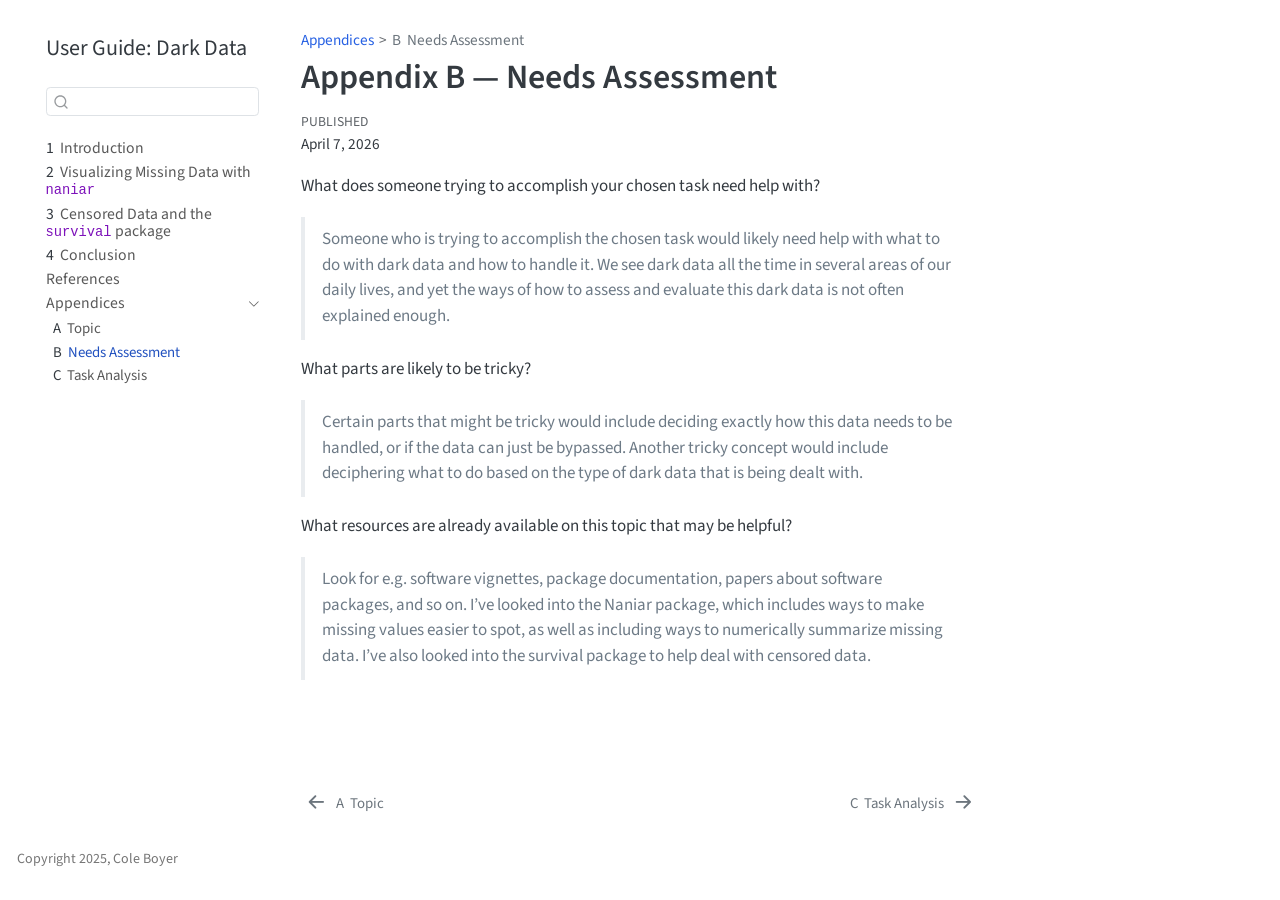
<file: docs/needs.html>
<!DOCTYPE html>
<html xmlns="http://www.w3.org/1999/xhtml" lang="en" xml:lang="en"><head>

<meta charset="utf-8">
<meta name="generator" content="quarto-1.8.27">

<meta name="viewport" content="width=device-width, initial-scale=1.0, user-scalable=yes">

<meta name="dcterms.date" content="2026-04-07">

<title>Appendix B — Needs Assessment – User Guide: Dark Data</title>
<style>
code{white-space: pre-wrap;}
span.smallcaps{font-variant: small-caps;}
div.columns{display: flex; gap: min(4vw, 1.5em);}
div.column{flex: auto; overflow-x: auto;}
div.hanging-indent{margin-left: 1.5em; text-indent: -1.5em;}
ul.task-list{list-style: none;}
ul.task-list li input[type="checkbox"] {
  width: 0.8em;
  margin: 0 0.8em 0.2em -1em; /* quarto-specific, see https://github.com/quarto-dev/quarto-cli/issues/4556 */ 
  vertical-align: middle;
}
</style>


<script src="site_libs/quarto-nav/quarto-nav.js"></script>
<script src="site_libs/quarto-nav/headroom.min.js"></script>
<script src="site_libs/clipboard/clipboard.min.js"></script>
<script src="site_libs/quarto-search/autocomplete.umd.js"></script>
<script src="site_libs/quarto-search/fuse.min.js"></script>
<script src="site_libs/quarto-search/quarto-search.js"></script>
<meta name="quarto:offset" content="./">
<link href="./task-analysis.html" rel="next">
<link href="./topic.html" rel="prev">
<script src="site_libs/quarto-html/quarto.js" type="module"></script>
<script src="site_libs/quarto-html/tabsets/tabsets.js" type="module"></script>
<script src="site_libs/quarto-html/axe/axe-check.js" type="module"></script>
<script src="site_libs/quarto-html/popper.min.js"></script>
<script src="site_libs/quarto-html/tippy.umd.min.js"></script>
<script src="site_libs/quarto-html/anchor.min.js"></script>
<link href="site_libs/quarto-html/tippy.css" rel="stylesheet">
<link href="site_libs/quarto-html/quarto-syntax-highlighting-b754b9fd3853d7e56faef54c29c5d52b.css" rel="stylesheet" id="quarto-text-highlighting-styles">
<script src="site_libs/bootstrap/bootstrap.min.js"></script>
<link href="site_libs/bootstrap/bootstrap-icons.css" rel="stylesheet">
<link href="site_libs/bootstrap/bootstrap-761d1d5d846a69e85d787873b9d1251c.min.css" rel="stylesheet" append-hash="true" id="quarto-bootstrap" data-mode="light">
<script id="quarto-search-options" type="application/json">{
  "location": "sidebar",
  "copy-button": false,
  "collapse-after": 3,
  "panel-placement": "start",
  "type": "textbox",
  "limit": 50,
  "keyboard-shortcut": [
    "f",
    "/",
    "s"
  ],
  "show-item-context": false,
  "language": {
    "search-no-results-text": "No results",
    "search-matching-documents-text": "matching documents",
    "search-copy-link-title": "Copy link to search",
    "search-hide-matches-text": "Hide additional matches",
    "search-more-match-text": "more match in this document",
    "search-more-matches-text": "more matches in this document",
    "search-clear-button-title": "Clear",
    "search-text-placeholder": "",
    "search-detached-cancel-button-title": "Cancel",
    "search-submit-button-title": "Submit",
    "search-label": "Search"
  }
}</script>


</head>

<body class="nav-sidebar floating quarto-light">

<div id="quarto-search-results"></div>
  <header id="quarto-header" class="headroom fixed-top">
  <nav class="quarto-secondary-nav">
    <div class="container-fluid d-flex">
      <button type="button" class="quarto-btn-toggle btn" data-bs-toggle="collapse" role="button" data-bs-target=".quarto-sidebar-collapse-item" aria-controls="quarto-sidebar" aria-expanded="false" aria-label="Toggle sidebar navigation" onclick="if (window.quartoToggleHeadroom) { window.quartoToggleHeadroom(); }">
        <i class="bi bi-layout-text-sidebar-reverse"></i>
      </button>
        <nav class="quarto-page-breadcrumbs" aria-label="breadcrumb"><ol class="breadcrumb"><li class="breadcrumb-item"><a href="./topic.html">Appendices</a></li><li class="breadcrumb-item"><a href="./needs.html"><span class="chapter-number">B</span>&nbsp; <span class="chapter-title">Needs Assessment</span></a></li></ol></nav>
        <a class="flex-grow-1" role="navigation" data-bs-toggle="collapse" data-bs-target=".quarto-sidebar-collapse-item" aria-controls="quarto-sidebar" aria-expanded="false" aria-label="Toggle sidebar navigation" onclick="if (window.quartoToggleHeadroom) { window.quartoToggleHeadroom(); }">      
        </a>
      <button type="button" class="btn quarto-search-button" aria-label="Search" onclick="window.quartoOpenSearch();">
        <i class="bi bi-search"></i>
      </button>
    </div>
  </nav>
</header>
<!-- content -->
<div id="quarto-content" class="quarto-container page-columns page-rows-contents page-layout-article">
<!-- sidebar -->
  <nav id="quarto-sidebar" class="sidebar collapse collapse-horizontal quarto-sidebar-collapse-item sidebar-navigation floating overflow-auto">
    <div class="pt-lg-2 mt-2 text-left sidebar-header">
    <div class="sidebar-title mb-0 py-0">
      <a href="./">User Guide: Dark Data</a> 
    </div>
      </div>
        <div class="mt-2 flex-shrink-0 align-items-center">
        <div class="sidebar-search">
        <div id="quarto-search" class="" title="Search"></div>
        </div>
        </div>
    <div class="sidebar-menu-container"> 
    <ul class="list-unstyled mt-1">
        <li class="sidebar-item">
  <div class="sidebar-item-container"> 
  <a href="./index.html" class="sidebar-item-text sidebar-link">
 <span class="menu-text"><span class="chapter-number">1</span>&nbsp; <span class="chapter-title">Introduction</span></span></a>
  </div>
</li>
        <li class="sidebar-item">
  <div class="sidebar-item-container"> 
  <a href="./naniar.html" class="sidebar-item-text sidebar-link">
 <span class="menu-text"><span class="chapter-number">2</span>&nbsp; <span class="chapter-title">Visualizing Missing Data with <code>naniar</code></span></span></a>
  </div>
</li>
        <li class="sidebar-item">
  <div class="sidebar-item-container"> 
  <a href="./survival.html" class="sidebar-item-text sidebar-link">
 <span class="menu-text"><span class="chapter-number">3</span>&nbsp; <span class="chapter-title">Censored Data and the <code>survival</code> package</span></span></a>
  </div>
</li>
        <li class="sidebar-item">
  <div class="sidebar-item-container"> 
  <a href="./conclusion.html" class="sidebar-item-text sidebar-link">
 <span class="menu-text"><span class="chapter-number">4</span>&nbsp; <span class="chapter-title">Conclusion</span></span></a>
  </div>
</li>
        <li class="sidebar-item">
  <div class="sidebar-item-container"> 
  <a href="./references.html" class="sidebar-item-text sidebar-link">
 <span class="menu-text">References</span></a>
  </div>
</li>
        <li class="sidebar-item sidebar-item-section">
      <div class="sidebar-item-container"> 
            <a class="sidebar-item-text sidebar-link text-start" data-bs-toggle="collapse" data-bs-target="#quarto-sidebar-section-1" role="navigation" aria-expanded="true">
 <span class="menu-text">Appendices</span></a>
          <a class="sidebar-item-toggle text-start" data-bs-toggle="collapse" data-bs-target="#quarto-sidebar-section-1" role="navigation" aria-expanded="true" aria-label="Toggle section">
            <i class="bi bi-chevron-right ms-2"></i>
          </a> 
      </div>
      <ul id="quarto-sidebar-section-1" class="collapse list-unstyled sidebar-section depth1 show">  
          <li class="sidebar-item">
  <div class="sidebar-item-container"> 
  <a href="./topic.html" class="sidebar-item-text sidebar-link">
 <span class="menu-text"><span class="chapter-number">A</span>&nbsp; <span class="chapter-title">Topic</span></span></a>
  </div>
</li>
          <li class="sidebar-item">
  <div class="sidebar-item-container"> 
  <a href="./needs.html" class="sidebar-item-text sidebar-link active">
 <span class="menu-text"><span class="chapter-number">B</span>&nbsp; <span class="chapter-title">Needs Assessment</span></span></a>
  </div>
</li>
          <li class="sidebar-item">
  <div class="sidebar-item-container"> 
  <a href="./task-analysis.html" class="sidebar-item-text sidebar-link">
 <span class="menu-text"><span class="chapter-number">C</span>&nbsp; <span class="chapter-title">Task Analysis</span></span></a>
  </div>
</li>
      </ul>
  </li>
    </ul>
    </div>
</nav>
<div id="quarto-sidebar-glass" class="quarto-sidebar-collapse-item" data-bs-toggle="collapse" data-bs-target=".quarto-sidebar-collapse-item"></div>
<!-- margin-sidebar -->
    <div id="quarto-margin-sidebar" class="sidebar margin-sidebar zindex-bottom">
        
    </div>
<!-- main -->
<main class="content" id="quarto-document-content">

<header id="title-block-header" class="quarto-title-block default"><nav class="quarto-page-breadcrumbs quarto-title-breadcrumbs d-none d-lg-block" aria-label="breadcrumb"><ol class="breadcrumb"><li class="breadcrumb-item"><a href="./topic.html">Appendices</a></li><li class="breadcrumb-item"><a href="./needs.html"><span class="chapter-number">B</span>&nbsp; <span class="chapter-title">Needs Assessment</span></a></li></ol></nav>
<div class="quarto-title">
<h1 class="title">Appendix B — Needs Assessment</h1>
</div>



<div class="quarto-title-meta">

    
    <div>
    <div class="quarto-title-meta-heading">Published</div>
    <div class="quarto-title-meta-contents">
      <p class="date">April 7, 2026</p>
    </div>
  </div>
  
    
  </div>
  


</header>


<p>What does someone trying to accomplish your chosen task need help with?</p>
<blockquote class="blockquote">
<p>Someone who is trying to accomplish the chosen task would likely need help with what to do with dark data and how to handle it. We see dark data all the time in several areas of our daily lives, and yet the ways of how to assess and evaluate this dark data is not often explained enough.</p>
</blockquote>
<p>What parts are likely to be tricky?</p>
<blockquote class="blockquote">
<p>Certain parts that might be tricky would include deciding exactly how this data needs to be handled, or if the data can just be bypassed. Another tricky concept would include deciphering what to do based on the type of dark data that is being dealt with.</p>
</blockquote>
<p>What resources are already available on this topic that may be helpful?</p>
<blockquote class="blockquote">
<p>Look for e.g.&nbsp;software vignettes, package documentation, papers about software packages, and so on. I’ve looked into the Naniar package, which includes ways to make missing values easier to spot, as well as including ways to numerically summarize missing data. I’ve also looked into the survival package to help deal with censored data.</p>
</blockquote>



</main> <!-- /main -->
<script id="quarto-html-after-body" type="application/javascript">
  window.document.addEventListener("DOMContentLoaded", function (event) {
    const icon = "";
    const anchorJS = new window.AnchorJS();
    anchorJS.options = {
      placement: 'right',
      icon: icon
    };
    anchorJS.add('.anchored');
    const isCodeAnnotation = (el) => {
      for (const clz of el.classList) {
        if (clz.startsWith('code-annotation-')) {                     
          return true;
        }
      }
      return false;
    }
    const onCopySuccess = function(e) {
      // button target
      const button = e.trigger;
      // don't keep focus
      button.blur();
      // flash "checked"
      button.classList.add('code-copy-button-checked');
      var currentTitle = button.getAttribute("title");
      button.setAttribute("title", "Copied!");
      let tooltip;
      if (window.bootstrap) {
        button.setAttribute("data-bs-toggle", "tooltip");
        button.setAttribute("data-bs-placement", "left");
        button.setAttribute("data-bs-title", "Copied!");
        tooltip = new bootstrap.Tooltip(button, 
          { trigger: "manual", 
            customClass: "code-copy-button-tooltip",
            offset: [0, -8]});
        tooltip.show();    
      }
      setTimeout(function() {
        if (tooltip) {
          tooltip.hide();
          button.removeAttribute("data-bs-title");
          button.removeAttribute("data-bs-toggle");
          button.removeAttribute("data-bs-placement");
        }
        button.setAttribute("title", currentTitle);
        button.classList.remove('code-copy-button-checked');
      }, 1000);
      // clear code selection
      e.clearSelection();
    }
    const getTextToCopy = function(trigger) {
      const outerScaffold = trigger.parentElement.cloneNode(true);
      const codeEl = outerScaffold.querySelector('code');
      for (const childEl of codeEl.children) {
        if (isCodeAnnotation(childEl)) {
          childEl.remove();
        }
      }
      return codeEl.innerText;
    }
    const clipboard = new window.ClipboardJS('.code-copy-button:not([data-in-quarto-modal])', {
      text: getTextToCopy
    });
    clipboard.on('success', onCopySuccess);
    if (window.document.getElementById('quarto-embedded-source-code-modal')) {
      const clipboardModal = new window.ClipboardJS('.code-copy-button[data-in-quarto-modal]', {
        text: getTextToCopy,
        container: window.document.getElementById('quarto-embedded-source-code-modal')
      });
      clipboardModal.on('success', onCopySuccess);
    }
      var localhostRegex = new RegExp(/^(?:http|https):\/\/localhost\:?[0-9]*\//);
      var mailtoRegex = new RegExp(/^mailto:/);
        var filterRegex = new RegExp('/' + window.location.host + '/');
      var isInternal = (href) => {
          return filterRegex.test(href) || localhostRegex.test(href) || mailtoRegex.test(href);
      }
      // Inspect non-navigation links and adorn them if external
     var links = window.document.querySelectorAll('a[href]:not(.nav-link):not(.navbar-brand):not(.toc-action):not(.sidebar-link):not(.sidebar-item-toggle):not(.pagination-link):not(.no-external):not([aria-hidden]):not(.dropdown-item):not(.quarto-navigation-tool):not(.about-link)');
      for (var i=0; i<links.length; i++) {
        const link = links[i];
        if (!isInternal(link.href)) {
          // undo the damage that might have been done by quarto-nav.js in the case of
          // links that we want to consider external
          if (link.dataset.originalHref !== undefined) {
            link.href = link.dataset.originalHref;
          }
        }
      }
    function tippyHover(el, contentFn, onTriggerFn, onUntriggerFn) {
      const config = {
        allowHTML: true,
        maxWidth: 500,
        delay: 100,
        arrow: false,
        appendTo: function(el) {
            return el.parentElement;
        },
        interactive: true,
        interactiveBorder: 10,
        theme: 'quarto',
        placement: 'bottom-start',
      };
      if (contentFn) {
        config.content = contentFn;
      }
      if (onTriggerFn) {
        config.onTrigger = onTriggerFn;
      }
      if (onUntriggerFn) {
        config.onUntrigger = onUntriggerFn;
      }
      window.tippy(el, config); 
    }
    const noterefs = window.document.querySelectorAll('a[role="doc-noteref"]');
    for (var i=0; i<noterefs.length; i++) {
      const ref = noterefs[i];
      tippyHover(ref, function() {
        // use id or data attribute instead here
        let href = ref.getAttribute('data-footnote-href') || ref.getAttribute('href');
        try { href = new URL(href).hash; } catch {}
        const id = href.replace(/^#\/?/, "");
        const note = window.document.getElementById(id);
        if (note) {
          return note.innerHTML;
        } else {
          return "";
        }
      });
    }
    const xrefs = window.document.querySelectorAll('a.quarto-xref');
    const processXRef = (id, note) => {
      // Strip column container classes
      const stripColumnClz = (el) => {
        el.classList.remove("page-full", "page-columns");
        if (el.children) {
          for (const child of el.children) {
            stripColumnClz(child);
          }
        }
      }
      stripColumnClz(note)
      if (id === null || id.startsWith('sec-')) {
        // Special case sections, only their first couple elements
        const container = document.createElement("div");
        if (note.children && note.children.length > 2) {
          container.appendChild(note.children[0].cloneNode(true));
          for (let i = 1; i < note.children.length; i++) {
            const child = note.children[i];
            if (child.tagName === "P" && child.innerText === "") {
              continue;
            } else {
              container.appendChild(child.cloneNode(true));
              break;
            }
          }
          if (window.Quarto?.typesetMath) {
            window.Quarto.typesetMath(container);
          }
          return container.innerHTML
        } else {
          if (window.Quarto?.typesetMath) {
            window.Quarto.typesetMath(note);
          }
          return note.innerHTML;
        }
      } else {
        // Remove any anchor links if they are present
        const anchorLink = note.querySelector('a.anchorjs-link');
        if (anchorLink) {
          anchorLink.remove();
        }
        if (window.Quarto?.typesetMath) {
          window.Quarto.typesetMath(note);
        }
        if (note.classList.contains("callout")) {
          return note.outerHTML;
        } else {
          return note.innerHTML;
        }
      }
    }
    for (var i=0; i<xrefs.length; i++) {
      const xref = xrefs[i];
      tippyHover(xref, undefined, function(instance) {
        instance.disable();
        let url = xref.getAttribute('href');
        let hash = undefined; 
        if (url.startsWith('#')) {
          hash = url;
        } else {
          try { hash = new URL(url).hash; } catch {}
        }
        if (hash) {
          const id = hash.replace(/^#\/?/, "");
          const note = window.document.getElementById(id);
          if (note !== null) {
            try {
              const html = processXRef(id, note.cloneNode(true));
              instance.setContent(html);
            } finally {
              instance.enable();
              instance.show();
            }
          } else {
            // See if we can fetch this
            fetch(url.split('#')[0])
            .then(res => res.text())
            .then(html => {
              const parser = new DOMParser();
              const htmlDoc = parser.parseFromString(html, "text/html");
              const note = htmlDoc.getElementById(id);
              if (note !== null) {
                const html = processXRef(id, note);
                instance.setContent(html);
              } 
            }).finally(() => {
              instance.enable();
              instance.show();
            });
          }
        } else {
          // See if we can fetch a full url (with no hash to target)
          // This is a special case and we should probably do some content thinning / targeting
          fetch(url)
          .then(res => res.text())
          .then(html => {
            const parser = new DOMParser();
            const htmlDoc = parser.parseFromString(html, "text/html");
            const note = htmlDoc.querySelector('main.content');
            if (note !== null) {
              // This should only happen for chapter cross references
              // (since there is no id in the URL)
              // remove the first header
              if (note.children.length > 0 && note.children[0].tagName === "HEADER") {
                note.children[0].remove();
              }
              const html = processXRef(null, note);
              instance.setContent(html);
            } 
          }).finally(() => {
            instance.enable();
            instance.show();
          });
        }
      }, function(instance) {
      });
    }
        let selectedAnnoteEl;
        const selectorForAnnotation = ( cell, annotation) => {
          let cellAttr = 'data-code-cell="' + cell + '"';
          let lineAttr = 'data-code-annotation="' +  annotation + '"';
          const selector = 'span[' + cellAttr + '][' + lineAttr + ']';
          return selector;
        }
        const selectCodeLines = (annoteEl) => {
          const doc = window.document;
          const targetCell = annoteEl.getAttribute("data-target-cell");
          const targetAnnotation = annoteEl.getAttribute("data-target-annotation");
          const annoteSpan = window.document.querySelector(selectorForAnnotation(targetCell, targetAnnotation));
          const lines = annoteSpan.getAttribute("data-code-lines").split(",");
          const lineIds = lines.map((line) => {
            return targetCell + "-" + line;
          })
          let top = null;
          let height = null;
          let parent = null;
          if (lineIds.length > 0) {
              //compute the position of the single el (top and bottom and make a div)
              const el = window.document.getElementById(lineIds[0]);
              top = el.offsetTop;
              height = el.offsetHeight;
              parent = el.parentElement.parentElement;
            if (lineIds.length > 1) {
              const lastEl = window.document.getElementById(lineIds[lineIds.length - 1]);
              const bottom = lastEl.offsetTop + lastEl.offsetHeight;
              height = bottom - top;
            }
            if (top !== null && height !== null && parent !== null) {
              // cook up a div (if necessary) and position it 
              let div = window.document.getElementById("code-annotation-line-highlight");
              if (div === null) {
                div = window.document.createElement("div");
                div.setAttribute("id", "code-annotation-line-highlight");
                div.style.position = 'absolute';
                parent.appendChild(div);
              }
              div.style.top = top - 2 + "px";
              div.style.height = height + 4 + "px";
              div.style.left = 0;
              let gutterDiv = window.document.getElementById("code-annotation-line-highlight-gutter");
              if (gutterDiv === null) {
                gutterDiv = window.document.createElement("div");
                gutterDiv.setAttribute("id", "code-annotation-line-highlight-gutter");
                gutterDiv.style.position = 'absolute';
                const codeCell = window.document.getElementById(targetCell);
                const gutter = codeCell.querySelector('.code-annotation-gutter');
                gutter.appendChild(gutterDiv);
              }
              gutterDiv.style.top = top - 2 + "px";
              gutterDiv.style.height = height + 4 + "px";
            }
            selectedAnnoteEl = annoteEl;
          }
        };
        const unselectCodeLines = () => {
          const elementsIds = ["code-annotation-line-highlight", "code-annotation-line-highlight-gutter"];
          elementsIds.forEach((elId) => {
            const div = window.document.getElementById(elId);
            if (div) {
              div.remove();
            }
          });
          selectedAnnoteEl = undefined;
        };
          // Handle positioning of the toggle
      window.addEventListener(
        "resize",
        throttle(() => {
          elRect = undefined;
          if (selectedAnnoteEl) {
            selectCodeLines(selectedAnnoteEl);
          }
        }, 10)
      );
      function throttle(fn, ms) {
      let throttle = false;
      let timer;
        return (...args) => {
          if(!throttle) { // first call gets through
              fn.apply(this, args);
              throttle = true;
          } else { // all the others get throttled
              if(timer) clearTimeout(timer); // cancel #2
              timer = setTimeout(() => {
                fn.apply(this, args);
                timer = throttle = false;
              }, ms);
          }
        };
      }
        // Attach click handler to the DT
        const annoteDls = window.document.querySelectorAll('dt[data-target-cell]');
        for (const annoteDlNode of annoteDls) {
          annoteDlNode.addEventListener('click', (event) => {
            const clickedEl = event.target;
            if (clickedEl !== selectedAnnoteEl) {
              unselectCodeLines();
              const activeEl = window.document.querySelector('dt[data-target-cell].code-annotation-active');
              if (activeEl) {
                activeEl.classList.remove('code-annotation-active');
              }
              selectCodeLines(clickedEl);
              clickedEl.classList.add('code-annotation-active');
            } else {
              // Unselect the line
              unselectCodeLines();
              clickedEl.classList.remove('code-annotation-active');
            }
          });
        }
    const findCites = (el) => {
      const parentEl = el.parentElement;
      if (parentEl) {
        const cites = parentEl.dataset.cites;
        if (cites) {
          return {
            el,
            cites: cites.split(' ')
          };
        } else {
          return findCites(el.parentElement)
        }
      } else {
        return undefined;
      }
    };
    var bibliorefs = window.document.querySelectorAll('a[role="doc-biblioref"]');
    for (var i=0; i<bibliorefs.length; i++) {
      const ref = bibliorefs[i];
      const citeInfo = findCites(ref);
      if (citeInfo) {
        tippyHover(citeInfo.el, function() {
          var popup = window.document.createElement('div');
          citeInfo.cites.forEach(function(cite) {
            var citeDiv = window.document.createElement('div');
            citeDiv.classList.add('hanging-indent');
            citeDiv.classList.add('csl-entry');
            var biblioDiv = window.document.getElementById('ref-' + cite);
            if (biblioDiv) {
              citeDiv.innerHTML = biblioDiv.innerHTML;
            }
            popup.appendChild(citeDiv);
          });
          return popup.innerHTML;
        });
      }
    }
  });
  </script>
<nav class="page-navigation">
  <div class="nav-page nav-page-previous">
      <a href="./topic.html" class="pagination-link" aria-label="Topic">
        <i class="bi bi-arrow-left-short"></i> <span class="nav-page-text"><span class="chapter-number">A</span>&nbsp; <span class="chapter-title">Topic</span></span>
      </a>          
  </div>
  <div class="nav-page nav-page-next">
      <a href="./task-analysis.html" class="pagination-link" aria-label="Task Analysis">
        <span class="nav-page-text"><span class="chapter-number">C</span>&nbsp; <span class="chapter-title">Task Analysis</span></span> <i class="bi bi-arrow-right-short"></i>
      </a>
  </div>
</nav>
</div> <!-- /content -->
<footer class="footer">
  <div class="nav-footer">
    <div class="nav-footer-left">
<p>Copyright 2025, Cole Boyer</p>
</div>   
    <div class="nav-footer-center">
      &nbsp;
    </div>
    <div class="nav-footer-right">
      &nbsp;
    </div>
  </div>
</footer>




</body></html>
</file>
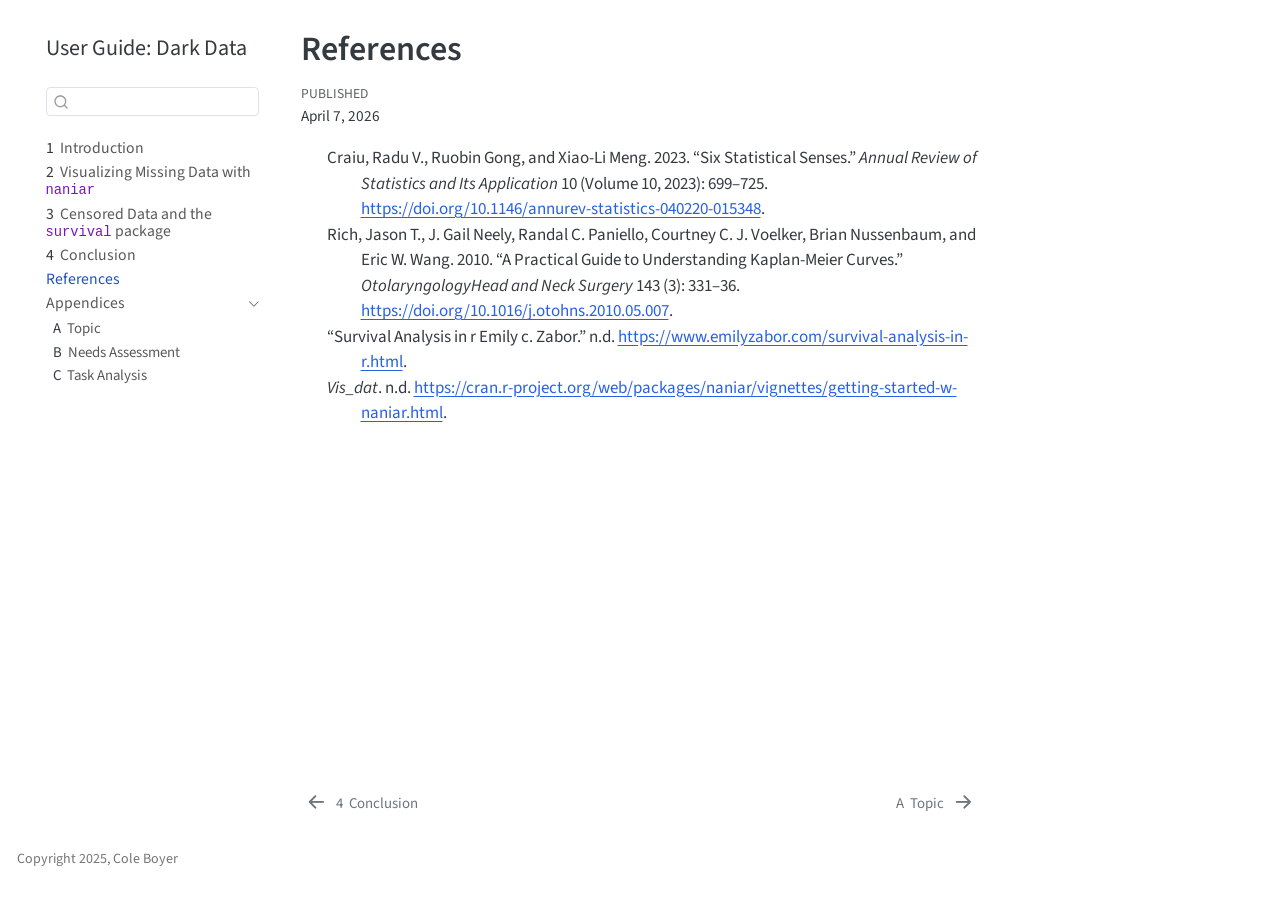
<file: docs/references.html>
<!DOCTYPE html>
<html xmlns="http://www.w3.org/1999/xhtml" lang="en" xml:lang="en"><head>

<meta charset="utf-8">
<meta name="generator" content="quarto-1.8.27">

<meta name="viewport" content="width=device-width, initial-scale=1.0, user-scalable=yes">

<meta name="dcterms.date" content="2026-04-07">

<title>References – User Guide: Dark Data</title>
<style>
code{white-space: pre-wrap;}
span.smallcaps{font-variant: small-caps;}
div.columns{display: flex; gap: min(4vw, 1.5em);}
div.column{flex: auto; overflow-x: auto;}
div.hanging-indent{margin-left: 1.5em; text-indent: -1.5em;}
ul.task-list{list-style: none;}
ul.task-list li input[type="checkbox"] {
  width: 0.8em;
  margin: 0 0.8em 0.2em -1em; /* quarto-specific, see https://github.com/quarto-dev/quarto-cli/issues/4556 */ 
  vertical-align: middle;
}
/* CSS for citations */
div.csl-bib-body { }
div.csl-entry {
  clear: both;
}
.hanging-indent div.csl-entry {
  margin-left:2em;
  text-indent:-2em;
}
div.csl-left-margin {
  min-width:2em;
  float:left;
}
div.csl-right-inline {
  margin-left:2em;
  padding-left:1em;
}
div.csl-indent {
  margin-left: 2em;
}</style>


<script src="site_libs/quarto-nav/quarto-nav.js"></script>
<script src="site_libs/quarto-nav/headroom.min.js"></script>
<script src="site_libs/clipboard/clipboard.min.js"></script>
<script src="site_libs/quarto-search/autocomplete.umd.js"></script>
<script src="site_libs/quarto-search/fuse.min.js"></script>
<script src="site_libs/quarto-search/quarto-search.js"></script>
<meta name="quarto:offset" content="./">
<link href="./topic.html" rel="next">
<link href="./conclusion.html" rel="prev">
<script src="site_libs/quarto-html/quarto.js" type="module"></script>
<script src="site_libs/quarto-html/tabsets/tabsets.js" type="module"></script>
<script src="site_libs/quarto-html/axe/axe-check.js" type="module"></script>
<script src="site_libs/quarto-html/popper.min.js"></script>
<script src="site_libs/quarto-html/tippy.umd.min.js"></script>
<script src="site_libs/quarto-html/anchor.min.js"></script>
<link href="site_libs/quarto-html/tippy.css" rel="stylesheet">
<link href="site_libs/quarto-html/quarto-syntax-highlighting-b754b9fd3853d7e56faef54c29c5d52b.css" rel="stylesheet" id="quarto-text-highlighting-styles">
<script src="site_libs/bootstrap/bootstrap.min.js"></script>
<link href="site_libs/bootstrap/bootstrap-icons.css" rel="stylesheet">
<link href="site_libs/bootstrap/bootstrap-761d1d5d846a69e85d787873b9d1251c.min.css" rel="stylesheet" append-hash="true" id="quarto-bootstrap" data-mode="light">
<script id="quarto-search-options" type="application/json">{
  "location": "sidebar",
  "copy-button": false,
  "collapse-after": 3,
  "panel-placement": "start",
  "type": "textbox",
  "limit": 50,
  "keyboard-shortcut": [
    "f",
    "/",
    "s"
  ],
  "show-item-context": false,
  "language": {
    "search-no-results-text": "No results",
    "search-matching-documents-text": "matching documents",
    "search-copy-link-title": "Copy link to search",
    "search-hide-matches-text": "Hide additional matches",
    "search-more-match-text": "more match in this document",
    "search-more-matches-text": "more matches in this document",
    "search-clear-button-title": "Clear",
    "search-text-placeholder": "",
    "search-detached-cancel-button-title": "Cancel",
    "search-submit-button-title": "Submit",
    "search-label": "Search"
  }
}</script>


</head>

<body class="nav-sidebar floating quarto-light">

<div id="quarto-search-results"></div>
  <header id="quarto-header" class="headroom fixed-top">
  <nav class="quarto-secondary-nav">
    <div class="container-fluid d-flex">
      <button type="button" class="quarto-btn-toggle btn" data-bs-toggle="collapse" role="button" data-bs-target=".quarto-sidebar-collapse-item" aria-controls="quarto-sidebar" aria-expanded="false" aria-label="Toggle sidebar navigation" onclick="if (window.quartoToggleHeadroom) { window.quartoToggleHeadroom(); }">
        <i class="bi bi-layout-text-sidebar-reverse"></i>
      </button>
        <nav class="quarto-page-breadcrumbs" aria-label="breadcrumb"><ol class="breadcrumb"><li class="breadcrumb-item"><a href="./references.html">References</a></li></ol></nav>
        <a class="flex-grow-1" role="navigation" data-bs-toggle="collapse" data-bs-target=".quarto-sidebar-collapse-item" aria-controls="quarto-sidebar" aria-expanded="false" aria-label="Toggle sidebar navigation" onclick="if (window.quartoToggleHeadroom) { window.quartoToggleHeadroom(); }">      
        </a>
      <button type="button" class="btn quarto-search-button" aria-label="Search" onclick="window.quartoOpenSearch();">
        <i class="bi bi-search"></i>
      </button>
    </div>
  </nav>
</header>
<!-- content -->
<div id="quarto-content" class="quarto-container page-columns page-rows-contents page-layout-article">
<!-- sidebar -->
  <nav id="quarto-sidebar" class="sidebar collapse collapse-horizontal quarto-sidebar-collapse-item sidebar-navigation floating overflow-auto">
    <div class="pt-lg-2 mt-2 text-left sidebar-header">
    <div class="sidebar-title mb-0 py-0">
      <a href="./">User Guide: Dark Data</a> 
    </div>
      </div>
        <div class="mt-2 flex-shrink-0 align-items-center">
        <div class="sidebar-search">
        <div id="quarto-search" class="" title="Search"></div>
        </div>
        </div>
    <div class="sidebar-menu-container"> 
    <ul class="list-unstyled mt-1">
        <li class="sidebar-item">
  <div class="sidebar-item-container"> 
  <a href="./index.html" class="sidebar-item-text sidebar-link">
 <span class="menu-text"><span class="chapter-number">1</span>&nbsp; <span class="chapter-title">Introduction</span></span></a>
  </div>
</li>
        <li class="sidebar-item">
  <div class="sidebar-item-container"> 
  <a href="./naniar.html" class="sidebar-item-text sidebar-link">
 <span class="menu-text"><span class="chapter-number">2</span>&nbsp; <span class="chapter-title">Visualizing Missing Data with <code>naniar</code></span></span></a>
  </div>
</li>
        <li class="sidebar-item">
  <div class="sidebar-item-container"> 
  <a href="./survival.html" class="sidebar-item-text sidebar-link">
 <span class="menu-text"><span class="chapter-number">3</span>&nbsp; <span class="chapter-title">Censored Data and the <code>survival</code> package</span></span></a>
  </div>
</li>
        <li class="sidebar-item">
  <div class="sidebar-item-container"> 
  <a href="./conclusion.html" class="sidebar-item-text sidebar-link">
 <span class="menu-text"><span class="chapter-number">4</span>&nbsp; <span class="chapter-title">Conclusion</span></span></a>
  </div>
</li>
        <li class="sidebar-item">
  <div class="sidebar-item-container"> 
  <a href="./references.html" class="sidebar-item-text sidebar-link active">
 <span class="menu-text">References</span></a>
  </div>
</li>
        <li class="sidebar-item sidebar-item-section">
      <div class="sidebar-item-container"> 
            <a class="sidebar-item-text sidebar-link text-start" data-bs-toggle="collapse" data-bs-target="#quarto-sidebar-section-1" role="navigation" aria-expanded="true">
 <span class="menu-text">Appendices</span></a>
          <a class="sidebar-item-toggle text-start" data-bs-toggle="collapse" data-bs-target="#quarto-sidebar-section-1" role="navigation" aria-expanded="true" aria-label="Toggle section">
            <i class="bi bi-chevron-right ms-2"></i>
          </a> 
      </div>
      <ul id="quarto-sidebar-section-1" class="collapse list-unstyled sidebar-section depth1 show">  
          <li class="sidebar-item">
  <div class="sidebar-item-container"> 
  <a href="./topic.html" class="sidebar-item-text sidebar-link">
 <span class="menu-text"><span class="chapter-number">A</span>&nbsp; <span class="chapter-title">Topic</span></span></a>
  </div>
</li>
          <li class="sidebar-item">
  <div class="sidebar-item-container"> 
  <a href="./needs.html" class="sidebar-item-text sidebar-link">
 <span class="menu-text"><span class="chapter-number">B</span>&nbsp; <span class="chapter-title">Needs Assessment</span></span></a>
  </div>
</li>
          <li class="sidebar-item">
  <div class="sidebar-item-container"> 
  <a href="./task-analysis.html" class="sidebar-item-text sidebar-link">
 <span class="menu-text"><span class="chapter-number">C</span>&nbsp; <span class="chapter-title">Task Analysis</span></span></a>
  </div>
</li>
      </ul>
  </li>
    </ul>
    </div>
</nav>
<div id="quarto-sidebar-glass" class="quarto-sidebar-collapse-item" data-bs-toggle="collapse" data-bs-target=".quarto-sidebar-collapse-item"></div>
<!-- margin-sidebar -->
    <div id="quarto-margin-sidebar" class="sidebar margin-sidebar zindex-bottom">
        
    </div>
<!-- main -->
<main class="content" id="quarto-document-content">

<header id="title-block-header" class="quarto-title-block default">
<div class="quarto-title">
<h1 class="title">References</h1>
</div>



<div class="quarto-title-meta">

    
    <div>
    <div class="quarto-title-meta-heading">Published</div>
    <div class="quarto-title-meta-contents">
      <p class="date">April 7, 2026</p>
    </div>
  </div>
  
    
  </div>
  


</header>


<div id="refs" class="references csl-bib-body hanging-indent" data-entry-spacing="0" role="list">
<div id="ref-craiu2023" class="csl-entry" role="listitem">
Craiu, Radu V., Ruobin Gong, and Xiao-Li Meng. 2023. <span>“Six
Statistical Senses.”</span> <em>Annual Review of Statistics and Its
Application</em> 10 (Volume 10, 2023): 699–725. <a href="https://doi.org/10.1146/annurev-statistics-040220-015348">https://doi.org/10.1146/annurev-statistics-040220-015348</a>.
</div>
<div id="ref-rich2010" class="csl-entry" role="listitem">
Rich, Jason T., J. Gail Neely, Randal C. Paniello, Courtney C. J.
Voelker, Brian Nussenbaum, and Eric W. Wang. 2010. <span>“A Practical
Guide to Understanding Kaplan<span>-</span>Meier Curves.”</span>
<em>Otolaryngology<span></span>Head and Neck Surgery</em> 143 (3):
331–36. <a href="https://doi.org/10.1016/j.otohns.2010.05.007">https://doi.org/10.1016/j.otohns.2010.05.007</a>.
</div>
<div id="ref-survival" class="csl-entry" role="listitem">
<span>“Survival Analysis in r <span></span> Emily c. Zabor.”</span> n.d.
<a href="https://www.emilyzabor.com/survival-analysis-in-r.html">https://www.emilyzabor.com/survival-analysis-in-r.html</a>.
</div>
<div id="ref-visdat" class="csl-entry" role="listitem">
<em>Vis<span>_</span>dat</em>. n.d. <a href="https://cran.r-project.org/web/packages/naniar/vignettes/getting-started-w-naniar.html">https://cran.r-project.org/web/packages/naniar/vignettes/getting-started-w-naniar.html</a>.
</div>
</div>



</main> <!-- /main -->
<script id="quarto-html-after-body" type="application/javascript">
  window.document.addEventListener("DOMContentLoaded", function (event) {
    const icon = "";
    const anchorJS = new window.AnchorJS();
    anchorJS.options = {
      placement: 'right',
      icon: icon
    };
    anchorJS.add('.anchored');
    const isCodeAnnotation = (el) => {
      for (const clz of el.classList) {
        if (clz.startsWith('code-annotation-')) {                     
          return true;
        }
      }
      return false;
    }
    const onCopySuccess = function(e) {
      // button target
      const button = e.trigger;
      // don't keep focus
      button.blur();
      // flash "checked"
      button.classList.add('code-copy-button-checked');
      var currentTitle = button.getAttribute("title");
      button.setAttribute("title", "Copied!");
      let tooltip;
      if (window.bootstrap) {
        button.setAttribute("data-bs-toggle", "tooltip");
        button.setAttribute("data-bs-placement", "left");
        button.setAttribute("data-bs-title", "Copied!");
        tooltip = new bootstrap.Tooltip(button, 
          { trigger: "manual", 
            customClass: "code-copy-button-tooltip",
            offset: [0, -8]});
        tooltip.show();    
      }
      setTimeout(function() {
        if (tooltip) {
          tooltip.hide();
          button.removeAttribute("data-bs-title");
          button.removeAttribute("data-bs-toggle");
          button.removeAttribute("data-bs-placement");
        }
        button.setAttribute("title", currentTitle);
        button.classList.remove('code-copy-button-checked');
      }, 1000);
      // clear code selection
      e.clearSelection();
    }
    const getTextToCopy = function(trigger) {
      const outerScaffold = trigger.parentElement.cloneNode(true);
      const codeEl = outerScaffold.querySelector('code');
      for (const childEl of codeEl.children) {
        if (isCodeAnnotation(childEl)) {
          childEl.remove();
        }
      }
      return codeEl.innerText;
    }
    const clipboard = new window.ClipboardJS('.code-copy-button:not([data-in-quarto-modal])', {
      text: getTextToCopy
    });
    clipboard.on('success', onCopySuccess);
    if (window.document.getElementById('quarto-embedded-source-code-modal')) {
      const clipboardModal = new window.ClipboardJS('.code-copy-button[data-in-quarto-modal]', {
        text: getTextToCopy,
        container: window.document.getElementById('quarto-embedded-source-code-modal')
      });
      clipboardModal.on('success', onCopySuccess);
    }
      var localhostRegex = new RegExp(/^(?:http|https):\/\/localhost\:?[0-9]*\//);
      var mailtoRegex = new RegExp(/^mailto:/);
        var filterRegex = new RegExp('/' + window.location.host + '/');
      var isInternal = (href) => {
          return filterRegex.test(href) || localhostRegex.test(href) || mailtoRegex.test(href);
      }
      // Inspect non-navigation links and adorn them if external
     var links = window.document.querySelectorAll('a[href]:not(.nav-link):not(.navbar-brand):not(.toc-action):not(.sidebar-link):not(.sidebar-item-toggle):not(.pagination-link):not(.no-external):not([aria-hidden]):not(.dropdown-item):not(.quarto-navigation-tool):not(.about-link)');
      for (var i=0; i<links.length; i++) {
        const link = links[i];
        if (!isInternal(link.href)) {
          // undo the damage that might have been done by quarto-nav.js in the case of
          // links that we want to consider external
          if (link.dataset.originalHref !== undefined) {
            link.href = link.dataset.originalHref;
          }
        }
      }
    function tippyHover(el, contentFn, onTriggerFn, onUntriggerFn) {
      const config = {
        allowHTML: true,
        maxWidth: 500,
        delay: 100,
        arrow: false,
        appendTo: function(el) {
            return el.parentElement;
        },
        interactive: true,
        interactiveBorder: 10,
        theme: 'quarto',
        placement: 'bottom-start',
      };
      if (contentFn) {
        config.content = contentFn;
      }
      if (onTriggerFn) {
        config.onTrigger = onTriggerFn;
      }
      if (onUntriggerFn) {
        config.onUntrigger = onUntriggerFn;
      }
      window.tippy(el, config); 
    }
    const noterefs = window.document.querySelectorAll('a[role="doc-noteref"]');
    for (var i=0; i<noterefs.length; i++) {
      const ref = noterefs[i];
      tippyHover(ref, function() {
        // use id or data attribute instead here
        let href = ref.getAttribute('data-footnote-href') || ref.getAttribute('href');
        try { href = new URL(href).hash; } catch {}
        const id = href.replace(/^#\/?/, "");
        const note = window.document.getElementById(id);
        if (note) {
          return note.innerHTML;
        } else {
          return "";
        }
      });
    }
    const xrefs = window.document.querySelectorAll('a.quarto-xref');
    const processXRef = (id, note) => {
      // Strip column container classes
      const stripColumnClz = (el) => {
        el.classList.remove("page-full", "page-columns");
        if (el.children) {
          for (const child of el.children) {
            stripColumnClz(child);
          }
        }
      }
      stripColumnClz(note)
      if (id === null || id.startsWith('sec-')) {
        // Special case sections, only their first couple elements
        const container = document.createElement("div");
        if (note.children && note.children.length > 2) {
          container.appendChild(note.children[0].cloneNode(true));
          for (let i = 1; i < note.children.length; i++) {
            const child = note.children[i];
            if (child.tagName === "P" && child.innerText === "") {
              continue;
            } else {
              container.appendChild(child.cloneNode(true));
              break;
            }
          }
          if (window.Quarto?.typesetMath) {
            window.Quarto.typesetMath(container);
          }
          return container.innerHTML
        } else {
          if (window.Quarto?.typesetMath) {
            window.Quarto.typesetMath(note);
          }
          return note.innerHTML;
        }
      } else {
        // Remove any anchor links if they are present
        const anchorLink = note.querySelector('a.anchorjs-link');
        if (anchorLink) {
          anchorLink.remove();
        }
        if (window.Quarto?.typesetMath) {
          window.Quarto.typesetMath(note);
        }
        if (note.classList.contains("callout")) {
          return note.outerHTML;
        } else {
          return note.innerHTML;
        }
      }
    }
    for (var i=0; i<xrefs.length; i++) {
      const xref = xrefs[i];
      tippyHover(xref, undefined, function(instance) {
        instance.disable();
        let url = xref.getAttribute('href');
        let hash = undefined; 
        if (url.startsWith('#')) {
          hash = url;
        } else {
          try { hash = new URL(url).hash; } catch {}
        }
        if (hash) {
          const id = hash.replace(/^#\/?/, "");
          const note = window.document.getElementById(id);
          if (note !== null) {
            try {
              const html = processXRef(id, note.cloneNode(true));
              instance.setContent(html);
            } finally {
              instance.enable();
              instance.show();
            }
          } else {
            // See if we can fetch this
            fetch(url.split('#')[0])
            .then(res => res.text())
            .then(html => {
              const parser = new DOMParser();
              const htmlDoc = parser.parseFromString(html, "text/html");
              const note = htmlDoc.getElementById(id);
              if (note !== null) {
                const html = processXRef(id, note);
                instance.setContent(html);
              } 
            }).finally(() => {
              instance.enable();
              instance.show();
            });
          }
        } else {
          // See if we can fetch a full url (with no hash to target)
          // This is a special case and we should probably do some content thinning / targeting
          fetch(url)
          .then(res => res.text())
          .then(html => {
            const parser = new DOMParser();
            const htmlDoc = parser.parseFromString(html, "text/html");
            const note = htmlDoc.querySelector('main.content');
            if (note !== null) {
              // This should only happen for chapter cross references
              // (since there is no id in the URL)
              // remove the first header
              if (note.children.length > 0 && note.children[0].tagName === "HEADER") {
                note.children[0].remove();
              }
              const html = processXRef(null, note);
              instance.setContent(html);
            } 
          }).finally(() => {
            instance.enable();
            instance.show();
          });
        }
      }, function(instance) {
      });
    }
        let selectedAnnoteEl;
        const selectorForAnnotation = ( cell, annotation) => {
          let cellAttr = 'data-code-cell="' + cell + '"';
          let lineAttr = 'data-code-annotation="' +  annotation + '"';
          const selector = 'span[' + cellAttr + '][' + lineAttr + ']';
          return selector;
        }
        const selectCodeLines = (annoteEl) => {
          const doc = window.document;
          const targetCell = annoteEl.getAttribute("data-target-cell");
          const targetAnnotation = annoteEl.getAttribute("data-target-annotation");
          const annoteSpan = window.document.querySelector(selectorForAnnotation(targetCell, targetAnnotation));
          const lines = annoteSpan.getAttribute("data-code-lines").split(",");
          const lineIds = lines.map((line) => {
            return targetCell + "-" + line;
          })
          let top = null;
          let height = null;
          let parent = null;
          if (lineIds.length > 0) {
              //compute the position of the single el (top and bottom and make a div)
              const el = window.document.getElementById(lineIds[0]);
              top = el.offsetTop;
              height = el.offsetHeight;
              parent = el.parentElement.parentElement;
            if (lineIds.length > 1) {
              const lastEl = window.document.getElementById(lineIds[lineIds.length - 1]);
              const bottom = lastEl.offsetTop + lastEl.offsetHeight;
              height = bottom - top;
            }
            if (top !== null && height !== null && parent !== null) {
              // cook up a div (if necessary) and position it 
              let div = window.document.getElementById("code-annotation-line-highlight");
              if (div === null) {
                div = window.document.createElement("div");
                div.setAttribute("id", "code-annotation-line-highlight");
                div.style.position = 'absolute';
                parent.appendChild(div);
              }
              div.style.top = top - 2 + "px";
              div.style.height = height + 4 + "px";
              div.style.left = 0;
              let gutterDiv = window.document.getElementById("code-annotation-line-highlight-gutter");
              if (gutterDiv === null) {
                gutterDiv = window.document.createElement("div");
                gutterDiv.setAttribute("id", "code-annotation-line-highlight-gutter");
                gutterDiv.style.position = 'absolute';
                const codeCell = window.document.getElementById(targetCell);
                const gutter = codeCell.querySelector('.code-annotation-gutter');
                gutter.appendChild(gutterDiv);
              }
              gutterDiv.style.top = top - 2 + "px";
              gutterDiv.style.height = height + 4 + "px";
            }
            selectedAnnoteEl = annoteEl;
          }
        };
        const unselectCodeLines = () => {
          const elementsIds = ["code-annotation-line-highlight", "code-annotation-line-highlight-gutter"];
          elementsIds.forEach((elId) => {
            const div = window.document.getElementById(elId);
            if (div) {
              div.remove();
            }
          });
          selectedAnnoteEl = undefined;
        };
          // Handle positioning of the toggle
      window.addEventListener(
        "resize",
        throttle(() => {
          elRect = undefined;
          if (selectedAnnoteEl) {
            selectCodeLines(selectedAnnoteEl);
          }
        }, 10)
      );
      function throttle(fn, ms) {
      let throttle = false;
      let timer;
        return (...args) => {
          if(!throttle) { // first call gets through
              fn.apply(this, args);
              throttle = true;
          } else { // all the others get throttled
              if(timer) clearTimeout(timer); // cancel #2
              timer = setTimeout(() => {
                fn.apply(this, args);
                timer = throttle = false;
              }, ms);
          }
        };
      }
        // Attach click handler to the DT
        const annoteDls = window.document.querySelectorAll('dt[data-target-cell]');
        for (const annoteDlNode of annoteDls) {
          annoteDlNode.addEventListener('click', (event) => {
            const clickedEl = event.target;
            if (clickedEl !== selectedAnnoteEl) {
              unselectCodeLines();
              const activeEl = window.document.querySelector('dt[data-target-cell].code-annotation-active');
              if (activeEl) {
                activeEl.classList.remove('code-annotation-active');
              }
              selectCodeLines(clickedEl);
              clickedEl.classList.add('code-annotation-active');
            } else {
              // Unselect the line
              unselectCodeLines();
              clickedEl.classList.remove('code-annotation-active');
            }
          });
        }
    const findCites = (el) => {
      const parentEl = el.parentElement;
      if (parentEl) {
        const cites = parentEl.dataset.cites;
        if (cites) {
          return {
            el,
            cites: cites.split(' ')
          };
        } else {
          return findCites(el.parentElement)
        }
      } else {
        return undefined;
      }
    };
    var bibliorefs = window.document.querySelectorAll('a[role="doc-biblioref"]');
    for (var i=0; i<bibliorefs.length; i++) {
      const ref = bibliorefs[i];
      const citeInfo = findCites(ref);
      if (citeInfo) {
        tippyHover(citeInfo.el, function() {
          var popup = window.document.createElement('div');
          citeInfo.cites.forEach(function(cite) {
            var citeDiv = window.document.createElement('div');
            citeDiv.classList.add('hanging-indent');
            citeDiv.classList.add('csl-entry');
            var biblioDiv = window.document.getElementById('ref-' + cite);
            if (biblioDiv) {
              citeDiv.innerHTML = biblioDiv.innerHTML;
            }
            popup.appendChild(citeDiv);
          });
          return popup.innerHTML;
        });
      }
    }
  });
  </script>
<nav class="page-navigation">
  <div class="nav-page nav-page-previous">
      <a href="./conclusion.html" class="pagination-link" aria-label="Conclusion">
        <i class="bi bi-arrow-left-short"></i> <span class="nav-page-text"><span class="chapter-number">4</span>&nbsp; <span class="chapter-title">Conclusion</span></span>
      </a>          
  </div>
  <div class="nav-page nav-page-next">
      <a href="./topic.html" class="pagination-link" aria-label="Topic">
        <span class="nav-page-text"><span class="chapter-number">A</span>&nbsp; <span class="chapter-title">Topic</span></span> <i class="bi bi-arrow-right-short"></i>
      </a>
  </div>
</nav>
</div> <!-- /content -->
<footer class="footer">
  <div class="nav-footer">
    <div class="nav-footer-left">
<p>Copyright 2025, Cole Boyer</p>
</div>   
    <div class="nav-footer-center">
      &nbsp;
    </div>
    <div class="nav-footer-right">
      &nbsp;
    </div>
  </div>
</footer>




</body></html>
</file>
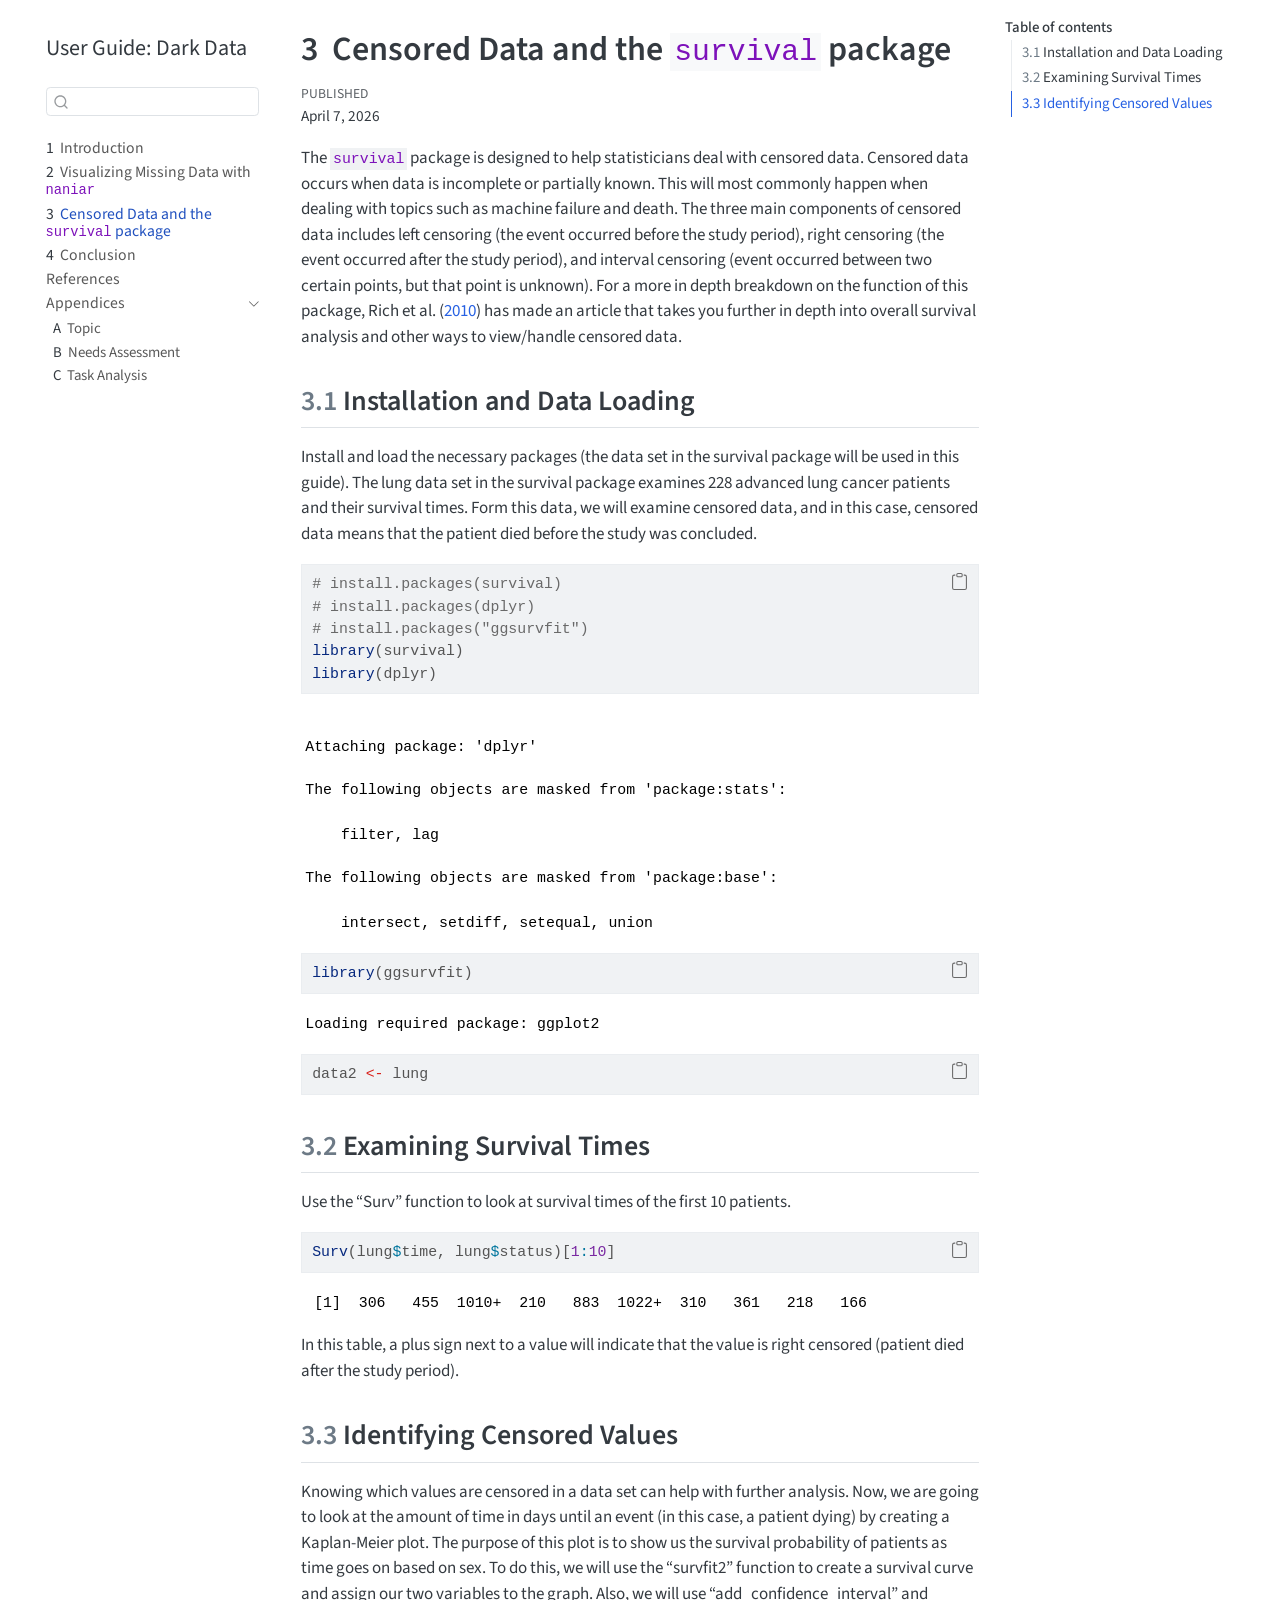
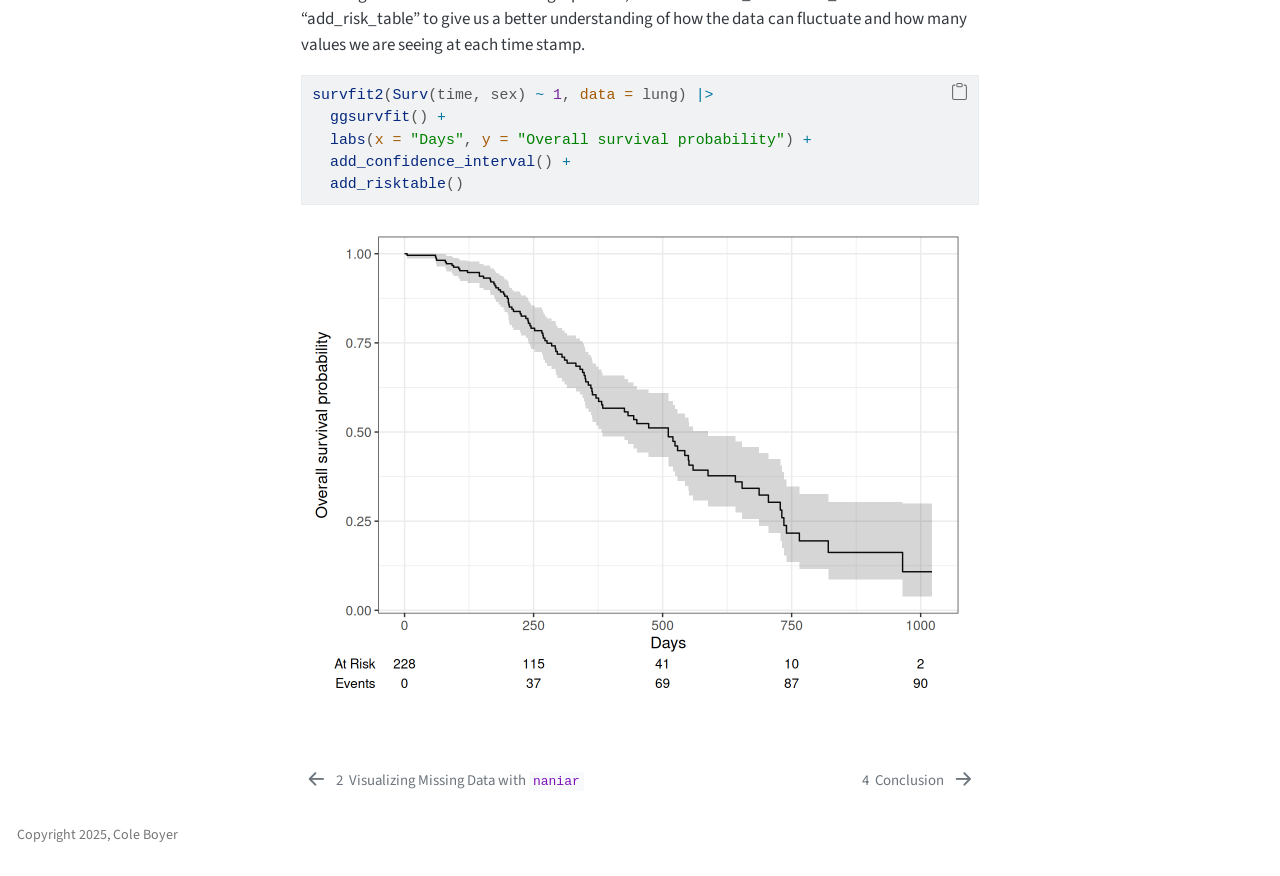
<file: docs/survival.html>
<!DOCTYPE html>
<html xmlns="http://www.w3.org/1999/xhtml" lang="en" xml:lang="en"><head>

<meta charset="utf-8">
<meta name="generator" content="quarto-1.8.27">

<meta name="viewport" content="width=device-width, initial-scale=1.0, user-scalable=yes">

<meta name="dcterms.date" content="2026-04-07">

<title>3&nbsp; Censored Data and the survival package – User Guide: Dark Data</title>
<style>
code{white-space: pre-wrap;}
span.smallcaps{font-variant: small-caps;}
div.columns{display: flex; gap: min(4vw, 1.5em);}
div.column{flex: auto; overflow-x: auto;}
div.hanging-indent{margin-left: 1.5em; text-indent: -1.5em;}
ul.task-list{list-style: none;}
ul.task-list li input[type="checkbox"] {
  width: 0.8em;
  margin: 0 0.8em 0.2em -1em; /* quarto-specific, see https://github.com/quarto-dev/quarto-cli/issues/4556 */ 
  vertical-align: middle;
}
/* CSS for syntax highlighting */
html { -webkit-text-size-adjust: 100%; }
pre > code.sourceCode { white-space: pre; position: relative; }
pre > code.sourceCode > span { display: inline-block; line-height: 1.25; }
pre > code.sourceCode > span:empty { height: 1.2em; }
.sourceCode { overflow: visible; }
code.sourceCode > span { color: inherit; text-decoration: inherit; }
div.sourceCode { margin: 1em 0; }
pre.sourceCode { margin: 0; }
@media screen {
div.sourceCode { overflow: auto; }
}
@media print {
pre > code.sourceCode { white-space: pre-wrap; }
pre > code.sourceCode > span { text-indent: -5em; padding-left: 5em; }
}
pre.numberSource code
  { counter-reset: source-line 0; }
pre.numberSource code > span
  { position: relative; left: -4em; counter-increment: source-line; }
pre.numberSource code > span > a:first-child::before
  { content: counter(source-line);
    position: relative; left: -1em; text-align: right; vertical-align: baseline;
    border: none; display: inline-block;
    -webkit-touch-callout: none; -webkit-user-select: none;
    -khtml-user-select: none; -moz-user-select: none;
    -ms-user-select: none; user-select: none;
    padding: 0 4px; width: 4em;
  }
pre.numberSource { margin-left: 3em;  padding-left: 4px; }
div.sourceCode
  {   }
@media screen {
pre > code.sourceCode > span > a:first-child::before { text-decoration: underline; }
}
/* CSS for citations */
div.csl-bib-body { }
div.csl-entry {
  clear: both;
  margin-bottom: 0em;
}
.hanging-indent div.csl-entry {
  margin-left:2em;
  text-indent:-2em;
}
div.csl-left-margin {
  min-width:2em;
  float:left;
}
div.csl-right-inline {
  margin-left:2em;
  padding-left:1em;
}
div.csl-indent {
  margin-left: 2em;
}</style>


<script src="site_libs/quarto-nav/quarto-nav.js"></script>
<script src="site_libs/quarto-nav/headroom.min.js"></script>
<script src="site_libs/clipboard/clipboard.min.js"></script>
<script src="site_libs/quarto-search/autocomplete.umd.js"></script>
<script src="site_libs/quarto-search/fuse.min.js"></script>
<script src="site_libs/quarto-search/quarto-search.js"></script>
<meta name="quarto:offset" content="./">
<link href="./conclusion.html" rel="next">
<link href="./naniar.html" rel="prev">
<script src="site_libs/quarto-html/quarto.js" type="module"></script>
<script src="site_libs/quarto-html/tabsets/tabsets.js" type="module"></script>
<script src="site_libs/quarto-html/axe/axe-check.js" type="module"></script>
<script src="site_libs/quarto-html/popper.min.js"></script>
<script src="site_libs/quarto-html/tippy.umd.min.js"></script>
<script src="site_libs/quarto-html/anchor.min.js"></script>
<link href="site_libs/quarto-html/tippy.css" rel="stylesheet">
<link href="site_libs/quarto-html/quarto-syntax-highlighting-b754b9fd3853d7e56faef54c29c5d52b.css" rel="stylesheet" id="quarto-text-highlighting-styles">
<script src="site_libs/bootstrap/bootstrap.min.js"></script>
<link href="site_libs/bootstrap/bootstrap-icons.css" rel="stylesheet">
<link href="site_libs/bootstrap/bootstrap-761d1d5d846a69e85d787873b9d1251c.min.css" rel="stylesheet" append-hash="true" id="quarto-bootstrap" data-mode="light">
<script id="quarto-search-options" type="application/json">{
  "location": "sidebar",
  "copy-button": false,
  "collapse-after": 3,
  "panel-placement": "start",
  "type": "textbox",
  "limit": 50,
  "keyboard-shortcut": [
    "f",
    "/",
    "s"
  ],
  "show-item-context": false,
  "language": {
    "search-no-results-text": "No results",
    "search-matching-documents-text": "matching documents",
    "search-copy-link-title": "Copy link to search",
    "search-hide-matches-text": "Hide additional matches",
    "search-more-match-text": "more match in this document",
    "search-more-matches-text": "more matches in this document",
    "search-clear-button-title": "Clear",
    "search-text-placeholder": "",
    "search-detached-cancel-button-title": "Cancel",
    "search-submit-button-title": "Submit",
    "search-label": "Search"
  }
}</script>


</head>

<body class="nav-sidebar floating quarto-light">

<div id="quarto-search-results"></div>
  <header id="quarto-header" class="headroom fixed-top">
  <nav class="quarto-secondary-nav">
    <div class="container-fluid d-flex">
      <button type="button" class="quarto-btn-toggle btn" data-bs-toggle="collapse" role="button" data-bs-target=".quarto-sidebar-collapse-item" aria-controls="quarto-sidebar" aria-expanded="false" aria-label="Toggle sidebar navigation" onclick="if (window.quartoToggleHeadroom) { window.quartoToggleHeadroom(); }">
        <i class="bi bi-layout-text-sidebar-reverse"></i>
      </button>
        <nav class="quarto-page-breadcrumbs" aria-label="breadcrumb"><ol class="breadcrumb"><li class="breadcrumb-item"><a href="./survival.html"><span class="chapter-number">3</span>&nbsp; <span class="chapter-title">Censored Data and the <code>survival</code> package</span></a></li></ol></nav>
        <a class="flex-grow-1" role="navigation" data-bs-toggle="collapse" data-bs-target=".quarto-sidebar-collapse-item" aria-controls="quarto-sidebar" aria-expanded="false" aria-label="Toggle sidebar navigation" onclick="if (window.quartoToggleHeadroom) { window.quartoToggleHeadroom(); }">      
        </a>
      <button type="button" class="btn quarto-search-button" aria-label="Search" onclick="window.quartoOpenSearch();">
        <i class="bi bi-search"></i>
      </button>
    </div>
  </nav>
</header>
<!-- content -->
<div id="quarto-content" class="quarto-container page-columns page-rows-contents page-layout-article">
<!-- sidebar -->
  <nav id="quarto-sidebar" class="sidebar collapse collapse-horizontal quarto-sidebar-collapse-item sidebar-navigation floating overflow-auto">
    <div class="pt-lg-2 mt-2 text-left sidebar-header">
    <div class="sidebar-title mb-0 py-0">
      <a href="./">User Guide: Dark Data</a> 
    </div>
      </div>
        <div class="mt-2 flex-shrink-0 align-items-center">
        <div class="sidebar-search">
        <div id="quarto-search" class="" title="Search"></div>
        </div>
        </div>
    <div class="sidebar-menu-container"> 
    <ul class="list-unstyled mt-1">
        <li class="sidebar-item">
  <div class="sidebar-item-container"> 
  <a href="./index.html" class="sidebar-item-text sidebar-link">
 <span class="menu-text"><span class="chapter-number">1</span>&nbsp; <span class="chapter-title">Introduction</span></span></a>
  </div>
</li>
        <li class="sidebar-item">
  <div class="sidebar-item-container"> 
  <a href="./naniar.html" class="sidebar-item-text sidebar-link">
 <span class="menu-text"><span class="chapter-number">2</span>&nbsp; <span class="chapter-title">Visualizing Missing Data with <code>naniar</code></span></span></a>
  </div>
</li>
        <li class="sidebar-item">
  <div class="sidebar-item-container"> 
  <a href="./survival.html" class="sidebar-item-text sidebar-link active">
 <span class="menu-text"><span class="chapter-number">3</span>&nbsp; <span class="chapter-title">Censored Data and the <code>survival</code> package</span></span></a>
  </div>
</li>
        <li class="sidebar-item">
  <div class="sidebar-item-container"> 
  <a href="./conclusion.html" class="sidebar-item-text sidebar-link">
 <span class="menu-text"><span class="chapter-number">4</span>&nbsp; <span class="chapter-title">Conclusion</span></span></a>
  </div>
</li>
        <li class="sidebar-item">
  <div class="sidebar-item-container"> 
  <a href="./references.html" class="sidebar-item-text sidebar-link">
 <span class="menu-text">References</span></a>
  </div>
</li>
        <li class="sidebar-item sidebar-item-section">
      <div class="sidebar-item-container"> 
            <a class="sidebar-item-text sidebar-link text-start" data-bs-toggle="collapse" data-bs-target="#quarto-sidebar-section-1" role="navigation" aria-expanded="true">
 <span class="menu-text">Appendices</span></a>
          <a class="sidebar-item-toggle text-start" data-bs-toggle="collapse" data-bs-target="#quarto-sidebar-section-1" role="navigation" aria-expanded="true" aria-label="Toggle section">
            <i class="bi bi-chevron-right ms-2"></i>
          </a> 
      </div>
      <ul id="quarto-sidebar-section-1" class="collapse list-unstyled sidebar-section depth1 show">  
          <li class="sidebar-item">
  <div class="sidebar-item-container"> 
  <a href="./topic.html" class="sidebar-item-text sidebar-link">
 <span class="menu-text"><span class="chapter-number">A</span>&nbsp; <span class="chapter-title">Topic</span></span></a>
  </div>
</li>
          <li class="sidebar-item">
  <div class="sidebar-item-container"> 
  <a href="./needs.html" class="sidebar-item-text sidebar-link">
 <span class="menu-text"><span class="chapter-number">B</span>&nbsp; <span class="chapter-title">Needs Assessment</span></span></a>
  </div>
</li>
          <li class="sidebar-item">
  <div class="sidebar-item-container"> 
  <a href="./task-analysis.html" class="sidebar-item-text sidebar-link">
 <span class="menu-text"><span class="chapter-number">C</span>&nbsp; <span class="chapter-title">Task Analysis</span></span></a>
  </div>
</li>
      </ul>
  </li>
    </ul>
    </div>
</nav>
<div id="quarto-sidebar-glass" class="quarto-sidebar-collapse-item" data-bs-toggle="collapse" data-bs-target=".quarto-sidebar-collapse-item"></div>
<!-- margin-sidebar -->
    <div id="quarto-margin-sidebar" class="sidebar margin-sidebar">
        <nav id="TOC" role="doc-toc" class="toc-active">
    <h2 id="toc-title">Table of contents</h2>
   
  <ul>
  <li><a href="#installation-and-data-loading" id="toc-installation-and-data-loading" class="nav-link active" data-scroll-target="#installation-and-data-loading"><span class="header-section-number">3.1</span> Installation and Data Loading</a></li>
  <li><a href="#examining-survival-times" id="toc-examining-survival-times" class="nav-link" data-scroll-target="#examining-survival-times"><span class="header-section-number">3.2</span> Examining Survival Times</a></li>
  <li><a href="#identifying-censored-values" id="toc-identifying-censored-values" class="nav-link" data-scroll-target="#identifying-censored-values"><span class="header-section-number">3.3</span> Identifying Censored Values</a></li>
  </ul>
</nav>
    </div>
<!-- main -->
<main class="content" id="quarto-document-content">

<header id="title-block-header" class="quarto-title-block default">
<div class="quarto-title">
<h1 class="title"><span class="chapter-number">3</span>&nbsp; <span class="chapter-title">Censored Data and the <code>survival</code> package</span></h1>
</div>



<div class="quarto-title-meta">

    
    <div>
    <div class="quarto-title-meta-heading">Published</div>
    <div class="quarto-title-meta-contents">
      <p class="date">April 7, 2026</p>
    </div>
  </div>
  
    
  </div>
  


</header>


<p>The <code>survival</code> package is designed to help statisticians deal with censored data. Censored data occurs when data is incomplete or partially known. This will most commonly happen when dealing with topics such as machine failure and death. The three main components of censored data includes left censoring (the event occurred before the study period), right censoring (the event occurred after the study period), and interval censoring (event occurred between two certain points, but that point is unknown). For a more in depth breakdown on the function of this package, <span class="citation" data-cites="rich2010">Rich et al. (<a href="references.html#ref-rich2010" role="doc-biblioref">2010</a>)</span> has made an article that takes you further in depth into overall survival analysis and other ways to view/handle censored data.</p>
<section id="installation-and-data-loading" class="level2" data-number="3.1">
<h2 data-number="3.1" class="anchored" data-anchor-id="installation-and-data-loading"><span class="header-section-number">3.1</span> Installation and Data Loading</h2>
<p>Install and load the necessary packages (the data set in the survival package will be used in this guide). The lung data set in the survival package examines 228 advanced lung cancer patients and their survival times. Form this data, we will examine censored data, and in this case, censored data means that the patient died before the study was concluded.</p>
<div class="cell">
<div class="code-copy-outer-scaffold"><div class="sourceCode cell-code" id="cb1"><pre class="sourceCode r code-with-copy"><code class="sourceCode r"><span id="cb1-1"><a href="#cb1-1" aria-hidden="true" tabindex="-1"></a><span class="co"># install.packages(survival)</span></span>
<span id="cb1-2"><a href="#cb1-2" aria-hidden="true" tabindex="-1"></a><span class="co"># install.packages(dplyr)</span></span>
<span id="cb1-3"><a href="#cb1-3" aria-hidden="true" tabindex="-1"></a><span class="co"># install.packages("ggsurvfit")</span></span>
<span id="cb1-4"><a href="#cb1-4" aria-hidden="true" tabindex="-1"></a><span class="fu">library</span>(survival)</span>
<span id="cb1-5"><a href="#cb1-5" aria-hidden="true" tabindex="-1"></a><span class="fu">library</span>(dplyr)</span></code></pre></div><button title="Copy to Clipboard" class="code-copy-button"><i class="bi"></i></button></div>
<div class="cell-output cell-output-stderr">
<pre><code>
Attaching package: 'dplyr'</code></pre>
</div>
<div class="cell-output cell-output-stderr">
<pre><code>The following objects are masked from 'package:stats':

    filter, lag</code></pre>
</div>
<div class="cell-output cell-output-stderr">
<pre><code>The following objects are masked from 'package:base':

    intersect, setdiff, setequal, union</code></pre>
</div>
<div class="code-copy-outer-scaffold"><div class="sourceCode cell-code" id="cb5"><pre class="sourceCode r code-with-copy"><code class="sourceCode r"><span id="cb5-1"><a href="#cb5-1" aria-hidden="true" tabindex="-1"></a><span class="fu">library</span>(ggsurvfit)</span></code></pre></div><button title="Copy to Clipboard" class="code-copy-button"><i class="bi"></i></button></div>
<div class="cell-output cell-output-stderr">
<pre><code>Loading required package: ggplot2</code></pre>
</div>
<div class="code-copy-outer-scaffold"><div class="sourceCode cell-code" id="cb7"><pre class="sourceCode r code-with-copy"><code class="sourceCode r"><span id="cb7-1"><a href="#cb7-1" aria-hidden="true" tabindex="-1"></a>data2 <span class="ot">&lt;-</span> lung</span></code></pre></div><button title="Copy to Clipboard" class="code-copy-button"><i class="bi"></i></button></div>
</div>
</section>
<section id="examining-survival-times" class="level2" data-number="3.2">
<h2 data-number="3.2" class="anchored" data-anchor-id="examining-survival-times"><span class="header-section-number">3.2</span> Examining Survival Times</h2>
<p>Use the “Surv” function to look at survival times of the first 10 patients.</p>
<div class="cell">
<div class="code-copy-outer-scaffold"><div class="sourceCode cell-code" id="cb8"><pre class="sourceCode r code-with-copy"><code class="sourceCode r"><span id="cb8-1"><a href="#cb8-1" aria-hidden="true" tabindex="-1"></a><span class="fu">Surv</span>(lung<span class="sc">$</span>time, lung<span class="sc">$</span>status)[<span class="dv">1</span><span class="sc">:</span><span class="dv">10</span>]</span></code></pre></div><button title="Copy to Clipboard" class="code-copy-button"><i class="bi"></i></button></div>
<div class="cell-output cell-output-stdout">
<pre><code> [1]  306   455  1010+  210   883  1022+  310   361   218   166 </code></pre>
</div>
</div>
<p>In this table, a plus sign next to a value will indicate that the value is right censored (patient died after the study period).</p>
</section>
<section id="identifying-censored-values" class="level2" data-number="3.3">
<h2 data-number="3.3" class="anchored" data-anchor-id="identifying-censored-values"><span class="header-section-number">3.3</span> Identifying Censored Values</h2>
<p>Knowing which values are censored in a data set can help with further analysis. Now, we are going to look at the amount of time in days until an event (in this case, a patient dying) by creating a Kaplan-Meier plot. The purpose of this plot is to show us the survival probability of patients as time goes on based on sex. To do this, we will use the “survfit2” function to create a survival curve and assign our two variables to the graph. Also, we will use “add_confidence_interval” and “add_risk_table” to give us a better understanding of how the data can fluctuate and how many values we are seeing at each time stamp.</p>
<div class="cell">
<div class="code-copy-outer-scaffold"><div class="sourceCode cell-code" id="cb10"><pre class="sourceCode r code-with-copy"><code class="sourceCode r"><span id="cb10-1"><a href="#cb10-1" aria-hidden="true" tabindex="-1"></a><span class="fu">survfit2</span>(<span class="fu">Surv</span>(time, sex) <span class="sc">~</span> <span class="dv">1</span>, <span class="at">data =</span> lung) <span class="sc">|&gt;</span> </span>
<span id="cb10-2"><a href="#cb10-2" aria-hidden="true" tabindex="-1"></a>  <span class="fu">ggsurvfit</span>() <span class="sc">+</span></span>
<span id="cb10-3"><a href="#cb10-3" aria-hidden="true" tabindex="-1"></a>  <span class="fu">labs</span>(<span class="at">x =</span> <span class="st">"Days"</span>, <span class="at">y =</span> <span class="st">"Overall survival probability"</span>) <span class="sc">+</span> </span>
<span id="cb10-4"><a href="#cb10-4" aria-hidden="true" tabindex="-1"></a>  <span class="fu">add_confidence_interval</span>() <span class="sc">+</span></span>
<span id="cb10-5"><a href="#cb10-5" aria-hidden="true" tabindex="-1"></a>  <span class="fu">add_risktable</span>()</span></code></pre></div><button title="Copy to Clipboard" class="code-copy-button"><i class="bi"></i></button></div>
<div class="cell-output-display">
<div>
<figure class="figure">
<p><img src="survival_files/figure-html/unnamed-chunk-3-1.png" class="img-fluid figure-img" width="672"></p>
</figure>
</div>
</div>
</div>


<div id="refs" class="references csl-bib-body hanging-indent" data-entry-spacing="0" role="list" style="display: none">
<div id="ref-rich2010" class="csl-entry" role="listitem">
Rich, Jason T., J. Gail Neely, Randal C. Paniello, Courtney C. J. Voelker, Brian Nussenbaum, and Eric W. Wang. 2010. <span>“A Practical Guide to Understanding Kaplan<span>-</span>Meier Curves.”</span> <em>Otolaryngology<span></span>Head and Neck Surgery</em> 143 (3): 331–36. <a href="https://doi.org/10.1016/j.otohns.2010.05.007">https://doi.org/10.1016/j.otohns.2010.05.007</a>.
</div>
</div>
</section>

</main> <!-- /main -->
<script id="quarto-html-after-body" type="application/javascript">
  window.document.addEventListener("DOMContentLoaded", function (event) {
    const icon = "";
    const anchorJS = new window.AnchorJS();
    anchorJS.options = {
      placement: 'right',
      icon: icon
    };
    anchorJS.add('.anchored');
    const isCodeAnnotation = (el) => {
      for (const clz of el.classList) {
        if (clz.startsWith('code-annotation-')) {                     
          return true;
        }
      }
      return false;
    }
    const onCopySuccess = function(e) {
      // button target
      const button = e.trigger;
      // don't keep focus
      button.blur();
      // flash "checked"
      button.classList.add('code-copy-button-checked');
      var currentTitle = button.getAttribute("title");
      button.setAttribute("title", "Copied!");
      let tooltip;
      if (window.bootstrap) {
        button.setAttribute("data-bs-toggle", "tooltip");
        button.setAttribute("data-bs-placement", "left");
        button.setAttribute("data-bs-title", "Copied!");
        tooltip = new bootstrap.Tooltip(button, 
          { trigger: "manual", 
            customClass: "code-copy-button-tooltip",
            offset: [0, -8]});
        tooltip.show();    
      }
      setTimeout(function() {
        if (tooltip) {
          tooltip.hide();
          button.removeAttribute("data-bs-title");
          button.removeAttribute("data-bs-toggle");
          button.removeAttribute("data-bs-placement");
        }
        button.setAttribute("title", currentTitle);
        button.classList.remove('code-copy-button-checked');
      }, 1000);
      // clear code selection
      e.clearSelection();
    }
    const getTextToCopy = function(trigger) {
      const outerScaffold = trigger.parentElement.cloneNode(true);
      const codeEl = outerScaffold.querySelector('code');
      for (const childEl of codeEl.children) {
        if (isCodeAnnotation(childEl)) {
          childEl.remove();
        }
      }
      return codeEl.innerText;
    }
    const clipboard = new window.ClipboardJS('.code-copy-button:not([data-in-quarto-modal])', {
      text: getTextToCopy
    });
    clipboard.on('success', onCopySuccess);
    if (window.document.getElementById('quarto-embedded-source-code-modal')) {
      const clipboardModal = new window.ClipboardJS('.code-copy-button[data-in-quarto-modal]', {
        text: getTextToCopy,
        container: window.document.getElementById('quarto-embedded-source-code-modal')
      });
      clipboardModal.on('success', onCopySuccess);
    }
      var localhostRegex = new RegExp(/^(?:http|https):\/\/localhost\:?[0-9]*\//);
      var mailtoRegex = new RegExp(/^mailto:/);
        var filterRegex = new RegExp('/' + window.location.host + '/');
      var isInternal = (href) => {
          return filterRegex.test(href) || localhostRegex.test(href) || mailtoRegex.test(href);
      }
      // Inspect non-navigation links and adorn them if external
     var links = window.document.querySelectorAll('a[href]:not(.nav-link):not(.navbar-brand):not(.toc-action):not(.sidebar-link):not(.sidebar-item-toggle):not(.pagination-link):not(.no-external):not([aria-hidden]):not(.dropdown-item):not(.quarto-navigation-tool):not(.about-link)');
      for (var i=0; i<links.length; i++) {
        const link = links[i];
        if (!isInternal(link.href)) {
          // undo the damage that might have been done by quarto-nav.js in the case of
          // links that we want to consider external
          if (link.dataset.originalHref !== undefined) {
            link.href = link.dataset.originalHref;
          }
        }
      }
    function tippyHover(el, contentFn, onTriggerFn, onUntriggerFn) {
      const config = {
        allowHTML: true,
        maxWidth: 500,
        delay: 100,
        arrow: false,
        appendTo: function(el) {
            return el.parentElement;
        },
        interactive: true,
        interactiveBorder: 10,
        theme: 'quarto',
        placement: 'bottom-start',
      };
      if (contentFn) {
        config.content = contentFn;
      }
      if (onTriggerFn) {
        config.onTrigger = onTriggerFn;
      }
      if (onUntriggerFn) {
        config.onUntrigger = onUntriggerFn;
      }
      window.tippy(el, config); 
    }
    const noterefs = window.document.querySelectorAll('a[role="doc-noteref"]');
    for (var i=0; i<noterefs.length; i++) {
      const ref = noterefs[i];
      tippyHover(ref, function() {
        // use id or data attribute instead here
        let href = ref.getAttribute('data-footnote-href') || ref.getAttribute('href');
        try { href = new URL(href).hash; } catch {}
        const id = href.replace(/^#\/?/, "");
        const note = window.document.getElementById(id);
        if (note) {
          return note.innerHTML;
        } else {
          return "";
        }
      });
    }
    const xrefs = window.document.querySelectorAll('a.quarto-xref');
    const processXRef = (id, note) => {
      // Strip column container classes
      const stripColumnClz = (el) => {
        el.classList.remove("page-full", "page-columns");
        if (el.children) {
          for (const child of el.children) {
            stripColumnClz(child);
          }
        }
      }
      stripColumnClz(note)
      if (id === null || id.startsWith('sec-')) {
        // Special case sections, only their first couple elements
        const container = document.createElement("div");
        if (note.children && note.children.length > 2) {
          container.appendChild(note.children[0].cloneNode(true));
          for (let i = 1; i < note.children.length; i++) {
            const child = note.children[i];
            if (child.tagName === "P" && child.innerText === "") {
              continue;
            } else {
              container.appendChild(child.cloneNode(true));
              break;
            }
          }
          if (window.Quarto?.typesetMath) {
            window.Quarto.typesetMath(container);
          }
          return container.innerHTML
        } else {
          if (window.Quarto?.typesetMath) {
            window.Quarto.typesetMath(note);
          }
          return note.innerHTML;
        }
      } else {
        // Remove any anchor links if they are present
        const anchorLink = note.querySelector('a.anchorjs-link');
        if (anchorLink) {
          anchorLink.remove();
        }
        if (window.Quarto?.typesetMath) {
          window.Quarto.typesetMath(note);
        }
        if (note.classList.contains("callout")) {
          return note.outerHTML;
        } else {
          return note.innerHTML;
        }
      }
    }
    for (var i=0; i<xrefs.length; i++) {
      const xref = xrefs[i];
      tippyHover(xref, undefined, function(instance) {
        instance.disable();
        let url = xref.getAttribute('href');
        let hash = undefined; 
        if (url.startsWith('#')) {
          hash = url;
        } else {
          try { hash = new URL(url).hash; } catch {}
        }
        if (hash) {
          const id = hash.replace(/^#\/?/, "");
          const note = window.document.getElementById(id);
          if (note !== null) {
            try {
              const html = processXRef(id, note.cloneNode(true));
              instance.setContent(html);
            } finally {
              instance.enable();
              instance.show();
            }
          } else {
            // See if we can fetch this
            fetch(url.split('#')[0])
            .then(res => res.text())
            .then(html => {
              const parser = new DOMParser();
              const htmlDoc = parser.parseFromString(html, "text/html");
              const note = htmlDoc.getElementById(id);
              if (note !== null) {
                const html = processXRef(id, note);
                instance.setContent(html);
              } 
            }).finally(() => {
              instance.enable();
              instance.show();
            });
          }
        } else {
          // See if we can fetch a full url (with no hash to target)
          // This is a special case and we should probably do some content thinning / targeting
          fetch(url)
          .then(res => res.text())
          .then(html => {
            const parser = new DOMParser();
            const htmlDoc = parser.parseFromString(html, "text/html");
            const note = htmlDoc.querySelector('main.content');
            if (note !== null) {
              // This should only happen for chapter cross references
              // (since there is no id in the URL)
              // remove the first header
              if (note.children.length > 0 && note.children[0].tagName === "HEADER") {
                note.children[0].remove();
              }
              const html = processXRef(null, note);
              instance.setContent(html);
            } 
          }).finally(() => {
            instance.enable();
            instance.show();
          });
        }
      }, function(instance) {
      });
    }
        let selectedAnnoteEl;
        const selectorForAnnotation = ( cell, annotation) => {
          let cellAttr = 'data-code-cell="' + cell + '"';
          let lineAttr = 'data-code-annotation="' +  annotation + '"';
          const selector = 'span[' + cellAttr + '][' + lineAttr + ']';
          return selector;
        }
        const selectCodeLines = (annoteEl) => {
          const doc = window.document;
          const targetCell = annoteEl.getAttribute("data-target-cell");
          const targetAnnotation = annoteEl.getAttribute("data-target-annotation");
          const annoteSpan = window.document.querySelector(selectorForAnnotation(targetCell, targetAnnotation));
          const lines = annoteSpan.getAttribute("data-code-lines").split(",");
          const lineIds = lines.map((line) => {
            return targetCell + "-" + line;
          })
          let top = null;
          let height = null;
          let parent = null;
          if (lineIds.length > 0) {
              //compute the position of the single el (top and bottom and make a div)
              const el = window.document.getElementById(lineIds[0]);
              top = el.offsetTop;
              height = el.offsetHeight;
              parent = el.parentElement.parentElement;
            if (lineIds.length > 1) {
              const lastEl = window.document.getElementById(lineIds[lineIds.length - 1]);
              const bottom = lastEl.offsetTop + lastEl.offsetHeight;
              height = bottom - top;
            }
            if (top !== null && height !== null && parent !== null) {
              // cook up a div (if necessary) and position it 
              let div = window.document.getElementById("code-annotation-line-highlight");
              if (div === null) {
                div = window.document.createElement("div");
                div.setAttribute("id", "code-annotation-line-highlight");
                div.style.position = 'absolute';
                parent.appendChild(div);
              }
              div.style.top = top - 2 + "px";
              div.style.height = height + 4 + "px";
              div.style.left = 0;
              let gutterDiv = window.document.getElementById("code-annotation-line-highlight-gutter");
              if (gutterDiv === null) {
                gutterDiv = window.document.createElement("div");
                gutterDiv.setAttribute("id", "code-annotation-line-highlight-gutter");
                gutterDiv.style.position = 'absolute';
                const codeCell = window.document.getElementById(targetCell);
                const gutter = codeCell.querySelector('.code-annotation-gutter');
                gutter.appendChild(gutterDiv);
              }
              gutterDiv.style.top = top - 2 + "px";
              gutterDiv.style.height = height + 4 + "px";
            }
            selectedAnnoteEl = annoteEl;
          }
        };
        const unselectCodeLines = () => {
          const elementsIds = ["code-annotation-line-highlight", "code-annotation-line-highlight-gutter"];
          elementsIds.forEach((elId) => {
            const div = window.document.getElementById(elId);
            if (div) {
              div.remove();
            }
          });
          selectedAnnoteEl = undefined;
        };
          // Handle positioning of the toggle
      window.addEventListener(
        "resize",
        throttle(() => {
          elRect = undefined;
          if (selectedAnnoteEl) {
            selectCodeLines(selectedAnnoteEl);
          }
        }, 10)
      );
      function throttle(fn, ms) {
      let throttle = false;
      let timer;
        return (...args) => {
          if(!throttle) { // first call gets through
              fn.apply(this, args);
              throttle = true;
          } else { // all the others get throttled
              if(timer) clearTimeout(timer); // cancel #2
              timer = setTimeout(() => {
                fn.apply(this, args);
                timer = throttle = false;
              }, ms);
          }
        };
      }
        // Attach click handler to the DT
        const annoteDls = window.document.querySelectorAll('dt[data-target-cell]');
        for (const annoteDlNode of annoteDls) {
          annoteDlNode.addEventListener('click', (event) => {
            const clickedEl = event.target;
            if (clickedEl !== selectedAnnoteEl) {
              unselectCodeLines();
              const activeEl = window.document.querySelector('dt[data-target-cell].code-annotation-active');
              if (activeEl) {
                activeEl.classList.remove('code-annotation-active');
              }
              selectCodeLines(clickedEl);
              clickedEl.classList.add('code-annotation-active');
            } else {
              // Unselect the line
              unselectCodeLines();
              clickedEl.classList.remove('code-annotation-active');
            }
          });
        }
    const findCites = (el) => {
      const parentEl = el.parentElement;
      if (parentEl) {
        const cites = parentEl.dataset.cites;
        if (cites) {
          return {
            el,
            cites: cites.split(' ')
          };
        } else {
          return findCites(el.parentElement)
        }
      } else {
        return undefined;
      }
    };
    var bibliorefs = window.document.querySelectorAll('a[role="doc-biblioref"]');
    for (var i=0; i<bibliorefs.length; i++) {
      const ref = bibliorefs[i];
      const citeInfo = findCites(ref);
      if (citeInfo) {
        tippyHover(citeInfo.el, function() {
          var popup = window.document.createElement('div');
          citeInfo.cites.forEach(function(cite) {
            var citeDiv = window.document.createElement('div');
            citeDiv.classList.add('hanging-indent');
            citeDiv.classList.add('csl-entry');
            var biblioDiv = window.document.getElementById('ref-' + cite);
            if (biblioDiv) {
              citeDiv.innerHTML = biblioDiv.innerHTML;
            }
            popup.appendChild(citeDiv);
          });
          return popup.innerHTML;
        });
      }
    }
  });
  </script>
<nav class="page-navigation">
  <div class="nav-page nav-page-previous">
      <a href="./naniar.html" class="pagination-link" aria-label="Visualizing Missing Data with `naniar`">
        <i class="bi bi-arrow-left-short"></i> <span class="nav-page-text"><span class="chapter-number">2</span>&nbsp; <span class="chapter-title">Visualizing Missing Data with <code>naniar</code></span></span>
      </a>          
  </div>
  <div class="nav-page nav-page-next">
      <a href="./conclusion.html" class="pagination-link" aria-label="Conclusion">
        <span class="nav-page-text"><span class="chapter-number">4</span>&nbsp; <span class="chapter-title">Conclusion</span></span> <i class="bi bi-arrow-right-short"></i>
      </a>
  </div>
</nav>
</div> <!-- /content -->
<footer class="footer">
  <div class="nav-footer">
    <div class="nav-footer-left">
<p>Copyright 2025, Cole Boyer</p>
</div>   
    <div class="nav-footer-center">
      &nbsp;
    </div>
    <div class="nav-footer-right">
      &nbsp;
    </div>
  </div>
</footer>




</body></html>
</file>
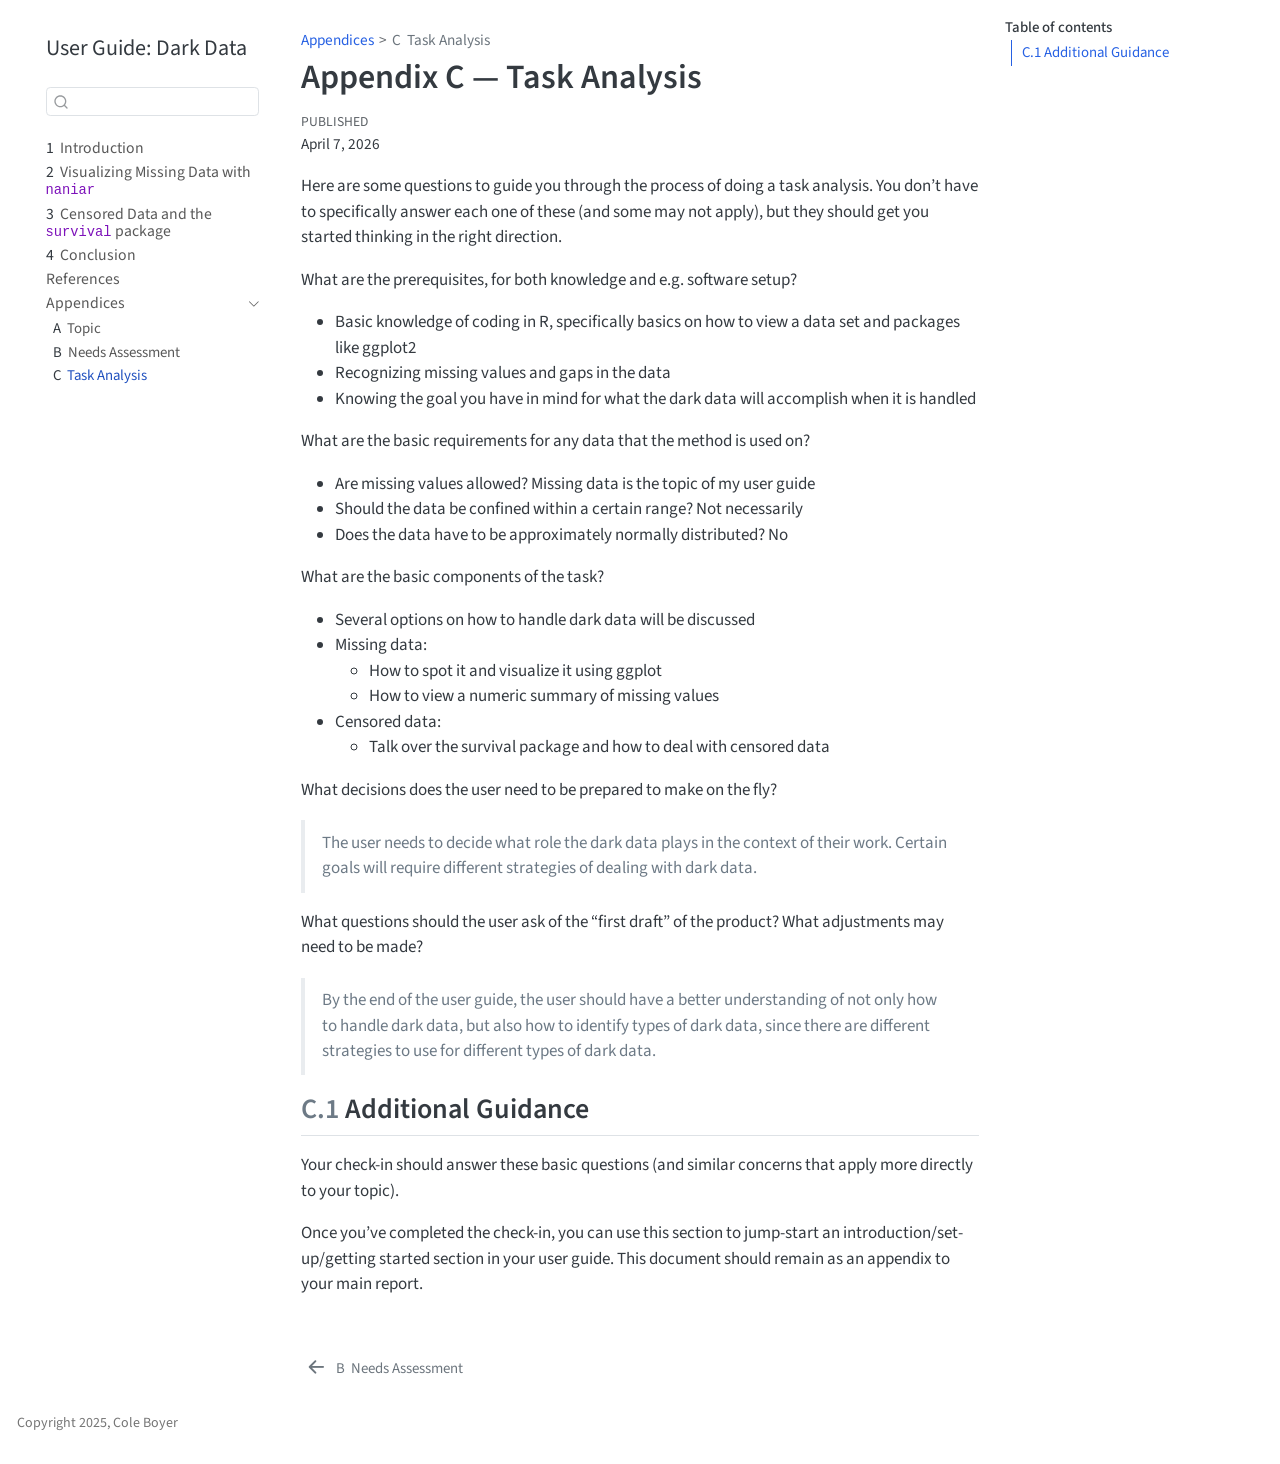
<file: docs/task-analysis.html>
<!DOCTYPE html>
<html xmlns="http://www.w3.org/1999/xhtml" lang="en" xml:lang="en"><head>

<meta charset="utf-8">
<meta name="generator" content="quarto-1.8.27">

<meta name="viewport" content="width=device-width, initial-scale=1.0, user-scalable=yes">

<meta name="dcterms.date" content="2026-04-07">

<title>Appendix C — Task Analysis – User Guide: Dark Data</title>
<style>
code{white-space: pre-wrap;}
span.smallcaps{font-variant: small-caps;}
div.columns{display: flex; gap: min(4vw, 1.5em);}
div.column{flex: auto; overflow-x: auto;}
div.hanging-indent{margin-left: 1.5em; text-indent: -1.5em;}
ul.task-list{list-style: none;}
ul.task-list li input[type="checkbox"] {
  width: 0.8em;
  margin: 0 0.8em 0.2em -1em; /* quarto-specific, see https://github.com/quarto-dev/quarto-cli/issues/4556 */ 
  vertical-align: middle;
}
</style>


<script src="site_libs/quarto-nav/quarto-nav.js"></script>
<script src="site_libs/quarto-nav/headroom.min.js"></script>
<script src="site_libs/clipboard/clipboard.min.js"></script>
<script src="site_libs/quarto-search/autocomplete.umd.js"></script>
<script src="site_libs/quarto-search/fuse.min.js"></script>
<script src="site_libs/quarto-search/quarto-search.js"></script>
<meta name="quarto:offset" content="./">
<link href="./needs.html" rel="prev">
<script src="site_libs/quarto-html/quarto.js" type="module"></script>
<script src="site_libs/quarto-html/tabsets/tabsets.js" type="module"></script>
<script src="site_libs/quarto-html/axe/axe-check.js" type="module"></script>
<script src="site_libs/quarto-html/popper.min.js"></script>
<script src="site_libs/quarto-html/tippy.umd.min.js"></script>
<script src="site_libs/quarto-html/anchor.min.js"></script>
<link href="site_libs/quarto-html/tippy.css" rel="stylesheet">
<link href="site_libs/quarto-html/quarto-syntax-highlighting-b754b9fd3853d7e56faef54c29c5d52b.css" rel="stylesheet" id="quarto-text-highlighting-styles">
<script src="site_libs/bootstrap/bootstrap.min.js"></script>
<link href="site_libs/bootstrap/bootstrap-icons.css" rel="stylesheet">
<link href="site_libs/bootstrap/bootstrap-761d1d5d846a69e85d787873b9d1251c.min.css" rel="stylesheet" append-hash="true" id="quarto-bootstrap" data-mode="light">
<script id="quarto-search-options" type="application/json">{
  "location": "sidebar",
  "copy-button": false,
  "collapse-after": 3,
  "panel-placement": "start",
  "type": "textbox",
  "limit": 50,
  "keyboard-shortcut": [
    "f",
    "/",
    "s"
  ],
  "show-item-context": false,
  "language": {
    "search-no-results-text": "No results",
    "search-matching-documents-text": "matching documents",
    "search-copy-link-title": "Copy link to search",
    "search-hide-matches-text": "Hide additional matches",
    "search-more-match-text": "more match in this document",
    "search-more-matches-text": "more matches in this document",
    "search-clear-button-title": "Clear",
    "search-text-placeholder": "",
    "search-detached-cancel-button-title": "Cancel",
    "search-submit-button-title": "Submit",
    "search-label": "Search"
  }
}</script>


</head>

<body class="nav-sidebar floating quarto-light">

<div id="quarto-search-results"></div>
  <header id="quarto-header" class="headroom fixed-top">
  <nav class="quarto-secondary-nav">
    <div class="container-fluid d-flex">
      <button type="button" class="quarto-btn-toggle btn" data-bs-toggle="collapse" role="button" data-bs-target=".quarto-sidebar-collapse-item" aria-controls="quarto-sidebar" aria-expanded="false" aria-label="Toggle sidebar navigation" onclick="if (window.quartoToggleHeadroom) { window.quartoToggleHeadroom(); }">
        <i class="bi bi-layout-text-sidebar-reverse"></i>
      </button>
        <nav class="quarto-page-breadcrumbs" aria-label="breadcrumb"><ol class="breadcrumb"><li class="breadcrumb-item"><a href="./topic.html">Appendices</a></li><li class="breadcrumb-item"><a href="./task-analysis.html"><span class="chapter-number">C</span>&nbsp; <span class="chapter-title">Task Analysis</span></a></li></ol></nav>
        <a class="flex-grow-1" role="navigation" data-bs-toggle="collapse" data-bs-target=".quarto-sidebar-collapse-item" aria-controls="quarto-sidebar" aria-expanded="false" aria-label="Toggle sidebar navigation" onclick="if (window.quartoToggleHeadroom) { window.quartoToggleHeadroom(); }">      
        </a>
      <button type="button" class="btn quarto-search-button" aria-label="Search" onclick="window.quartoOpenSearch();">
        <i class="bi bi-search"></i>
      </button>
    </div>
  </nav>
</header>
<!-- content -->
<div id="quarto-content" class="quarto-container page-columns page-rows-contents page-layout-article">
<!-- sidebar -->
  <nav id="quarto-sidebar" class="sidebar collapse collapse-horizontal quarto-sidebar-collapse-item sidebar-navigation floating overflow-auto">
    <div class="pt-lg-2 mt-2 text-left sidebar-header">
    <div class="sidebar-title mb-0 py-0">
      <a href="./">User Guide: Dark Data</a> 
    </div>
      </div>
        <div class="mt-2 flex-shrink-0 align-items-center">
        <div class="sidebar-search">
        <div id="quarto-search" class="" title="Search"></div>
        </div>
        </div>
    <div class="sidebar-menu-container"> 
    <ul class="list-unstyled mt-1">
        <li class="sidebar-item">
  <div class="sidebar-item-container"> 
  <a href="./index.html" class="sidebar-item-text sidebar-link">
 <span class="menu-text"><span class="chapter-number">1</span>&nbsp; <span class="chapter-title">Introduction</span></span></a>
  </div>
</li>
        <li class="sidebar-item">
  <div class="sidebar-item-container"> 
  <a href="./naniar.html" class="sidebar-item-text sidebar-link">
 <span class="menu-text"><span class="chapter-number">2</span>&nbsp; <span class="chapter-title">Visualizing Missing Data with <code>naniar</code></span></span></a>
  </div>
</li>
        <li class="sidebar-item">
  <div class="sidebar-item-container"> 
  <a href="./survival.html" class="sidebar-item-text sidebar-link">
 <span class="menu-text"><span class="chapter-number">3</span>&nbsp; <span class="chapter-title">Censored Data and the <code>survival</code> package</span></span></a>
  </div>
</li>
        <li class="sidebar-item">
  <div class="sidebar-item-container"> 
  <a href="./conclusion.html" class="sidebar-item-text sidebar-link">
 <span class="menu-text"><span class="chapter-number">4</span>&nbsp; <span class="chapter-title">Conclusion</span></span></a>
  </div>
</li>
        <li class="sidebar-item">
  <div class="sidebar-item-container"> 
  <a href="./references.html" class="sidebar-item-text sidebar-link">
 <span class="menu-text">References</span></a>
  </div>
</li>
        <li class="sidebar-item sidebar-item-section">
      <div class="sidebar-item-container"> 
            <a class="sidebar-item-text sidebar-link text-start" data-bs-toggle="collapse" data-bs-target="#quarto-sidebar-section-1" role="navigation" aria-expanded="true">
 <span class="menu-text">Appendices</span></a>
          <a class="sidebar-item-toggle text-start" data-bs-toggle="collapse" data-bs-target="#quarto-sidebar-section-1" role="navigation" aria-expanded="true" aria-label="Toggle section">
            <i class="bi bi-chevron-right ms-2"></i>
          </a> 
      </div>
      <ul id="quarto-sidebar-section-1" class="collapse list-unstyled sidebar-section depth1 show">  
          <li class="sidebar-item">
  <div class="sidebar-item-container"> 
  <a href="./topic.html" class="sidebar-item-text sidebar-link">
 <span class="menu-text"><span class="chapter-number">A</span>&nbsp; <span class="chapter-title">Topic</span></span></a>
  </div>
</li>
          <li class="sidebar-item">
  <div class="sidebar-item-container"> 
  <a href="./needs.html" class="sidebar-item-text sidebar-link">
 <span class="menu-text"><span class="chapter-number">B</span>&nbsp; <span class="chapter-title">Needs Assessment</span></span></a>
  </div>
</li>
          <li class="sidebar-item">
  <div class="sidebar-item-container"> 
  <a href="./task-analysis.html" class="sidebar-item-text sidebar-link active">
 <span class="menu-text"><span class="chapter-number">C</span>&nbsp; <span class="chapter-title">Task Analysis</span></span></a>
  </div>
</li>
      </ul>
  </li>
    </ul>
    </div>
</nav>
<div id="quarto-sidebar-glass" class="quarto-sidebar-collapse-item" data-bs-toggle="collapse" data-bs-target=".quarto-sidebar-collapse-item"></div>
<!-- margin-sidebar -->
    <div id="quarto-margin-sidebar" class="sidebar margin-sidebar">
        <nav id="TOC" role="doc-toc" class="toc-active">
    <h2 id="toc-title">Table of contents</h2>
   
  <ul>
  <li><a href="#additional-guidance" id="toc-additional-guidance" class="nav-link active" data-scroll-target="#additional-guidance"><span class="header-section-number">C.1</span> Additional Guidance</a></li>
  </ul>
</nav>
    </div>
<!-- main -->
<main class="content" id="quarto-document-content">

<header id="title-block-header" class="quarto-title-block default"><nav class="quarto-page-breadcrumbs quarto-title-breadcrumbs d-none d-lg-block" aria-label="breadcrumb"><ol class="breadcrumb"><li class="breadcrumb-item"><a href="./topic.html">Appendices</a></li><li class="breadcrumb-item"><a href="./task-analysis.html"><span class="chapter-number">C</span>&nbsp; <span class="chapter-title">Task Analysis</span></a></li></ol></nav>
<div class="quarto-title">
<h1 class="title">Appendix C — Task Analysis</h1>
</div>



<div class="quarto-title-meta">

    
    <div>
    <div class="quarto-title-meta-heading">Published</div>
    <div class="quarto-title-meta-contents">
      <p class="date">April 7, 2026</p>
    </div>
  </div>
  
    
  </div>
  


</header>


<p>Here are some questions to guide you through the process of doing a task analysis. You don’t have to specifically answer each one of these (and some may not apply), but they should get you started thinking in the right direction.</p>
<p>What are the prerequisites, for both knowledge and e.g.&nbsp;software setup?</p>
<ul>
<li>Basic knowledge of coding in R, specifically basics on how to view a data set and packages like ggplot2</li>
<li>Recognizing missing values and gaps in the data</li>
<li>Knowing the goal you have in mind for what the dark data will accomplish when it is handled</li>
</ul>
<p>What are the basic requirements for any data that the method is used on?</p>
<ul>
<li>Are missing values allowed? Missing data is the topic of my user guide</li>
<li>Should the data be confined within a certain range? Not necessarily</li>
<li>Does the data have to be approximately normally distributed? No</li>
</ul>
<p>What are the basic components of the task?</p>
<ul>
<li>Several options on how to handle dark data will be discussed</li>
<li>Missing data:
<ul>
<li>How to spot it and visualize it using ggplot</li>
<li>How to view a numeric summary of missing values</li>
</ul></li>
<li>Censored data:
<ul>
<li>Talk over the survival package and how to deal with censored data</li>
</ul></li>
</ul>
<p>What decisions does the user need to be prepared to make on the fly?</p>
<blockquote class="blockquote">
<p>The user needs to decide what role the dark data plays in the context of their work. Certain goals will require different strategies of dealing with dark data.</p>
</blockquote>
<p>What questions should the user ask of the “first draft” of the product? What adjustments may need to be made?</p>
<blockquote class="blockquote">
<p>By the end of the user guide, the user should have a better understanding of not only how to handle dark data, but also how to identify types of dark data, since there are different strategies to use for different types of dark data.</p>
</blockquote>
<section id="additional-guidance" class="level2" data-number="C.1">
<h2 data-number="C.1" class="anchored" data-anchor-id="additional-guidance"><span class="header-section-number">C.1</span> Additional Guidance</h2>
<p>Your check-in should answer these basic questions (and similar concerns that apply more directly to your topic).</p>
<p>Once you’ve completed the check-in, you can use this section to jump-start an introduction/set-up/getting started section in your user guide. This document should remain as an appendix to your main report.</p>


</section>

</main> <!-- /main -->
<script id="quarto-html-after-body" type="application/javascript">
  window.document.addEventListener("DOMContentLoaded", function (event) {
    const icon = "";
    const anchorJS = new window.AnchorJS();
    anchorJS.options = {
      placement: 'right',
      icon: icon
    };
    anchorJS.add('.anchored');
    const isCodeAnnotation = (el) => {
      for (const clz of el.classList) {
        if (clz.startsWith('code-annotation-')) {                     
          return true;
        }
      }
      return false;
    }
    const onCopySuccess = function(e) {
      // button target
      const button = e.trigger;
      // don't keep focus
      button.blur();
      // flash "checked"
      button.classList.add('code-copy-button-checked');
      var currentTitle = button.getAttribute("title");
      button.setAttribute("title", "Copied!");
      let tooltip;
      if (window.bootstrap) {
        button.setAttribute("data-bs-toggle", "tooltip");
        button.setAttribute("data-bs-placement", "left");
        button.setAttribute("data-bs-title", "Copied!");
        tooltip = new bootstrap.Tooltip(button, 
          { trigger: "manual", 
            customClass: "code-copy-button-tooltip",
            offset: [0, -8]});
        tooltip.show();    
      }
      setTimeout(function() {
        if (tooltip) {
          tooltip.hide();
          button.removeAttribute("data-bs-title");
          button.removeAttribute("data-bs-toggle");
          button.removeAttribute("data-bs-placement");
        }
        button.setAttribute("title", currentTitle);
        button.classList.remove('code-copy-button-checked');
      }, 1000);
      // clear code selection
      e.clearSelection();
    }
    const getTextToCopy = function(trigger) {
      const outerScaffold = trigger.parentElement.cloneNode(true);
      const codeEl = outerScaffold.querySelector('code');
      for (const childEl of codeEl.children) {
        if (isCodeAnnotation(childEl)) {
          childEl.remove();
        }
      }
      return codeEl.innerText;
    }
    const clipboard = new window.ClipboardJS('.code-copy-button:not([data-in-quarto-modal])', {
      text: getTextToCopy
    });
    clipboard.on('success', onCopySuccess);
    if (window.document.getElementById('quarto-embedded-source-code-modal')) {
      const clipboardModal = new window.ClipboardJS('.code-copy-button[data-in-quarto-modal]', {
        text: getTextToCopy,
        container: window.document.getElementById('quarto-embedded-source-code-modal')
      });
      clipboardModal.on('success', onCopySuccess);
    }
      var localhostRegex = new RegExp(/^(?:http|https):\/\/localhost\:?[0-9]*\//);
      var mailtoRegex = new RegExp(/^mailto:/);
        var filterRegex = new RegExp('/' + window.location.host + '/');
      var isInternal = (href) => {
          return filterRegex.test(href) || localhostRegex.test(href) || mailtoRegex.test(href);
      }
      // Inspect non-navigation links and adorn them if external
     var links = window.document.querySelectorAll('a[href]:not(.nav-link):not(.navbar-brand):not(.toc-action):not(.sidebar-link):not(.sidebar-item-toggle):not(.pagination-link):not(.no-external):not([aria-hidden]):not(.dropdown-item):not(.quarto-navigation-tool):not(.about-link)');
      for (var i=0; i<links.length; i++) {
        const link = links[i];
        if (!isInternal(link.href)) {
          // undo the damage that might have been done by quarto-nav.js in the case of
          // links that we want to consider external
          if (link.dataset.originalHref !== undefined) {
            link.href = link.dataset.originalHref;
          }
        }
      }
    function tippyHover(el, contentFn, onTriggerFn, onUntriggerFn) {
      const config = {
        allowHTML: true,
        maxWidth: 500,
        delay: 100,
        arrow: false,
        appendTo: function(el) {
            return el.parentElement;
        },
        interactive: true,
        interactiveBorder: 10,
        theme: 'quarto',
        placement: 'bottom-start',
      };
      if (contentFn) {
        config.content = contentFn;
      }
      if (onTriggerFn) {
        config.onTrigger = onTriggerFn;
      }
      if (onUntriggerFn) {
        config.onUntrigger = onUntriggerFn;
      }
      window.tippy(el, config); 
    }
    const noterefs = window.document.querySelectorAll('a[role="doc-noteref"]');
    for (var i=0; i<noterefs.length; i++) {
      const ref = noterefs[i];
      tippyHover(ref, function() {
        // use id or data attribute instead here
        let href = ref.getAttribute('data-footnote-href') || ref.getAttribute('href');
        try { href = new URL(href).hash; } catch {}
        const id = href.replace(/^#\/?/, "");
        const note = window.document.getElementById(id);
        if (note) {
          return note.innerHTML;
        } else {
          return "";
        }
      });
    }
    const xrefs = window.document.querySelectorAll('a.quarto-xref');
    const processXRef = (id, note) => {
      // Strip column container classes
      const stripColumnClz = (el) => {
        el.classList.remove("page-full", "page-columns");
        if (el.children) {
          for (const child of el.children) {
            stripColumnClz(child);
          }
        }
      }
      stripColumnClz(note)
      if (id === null || id.startsWith('sec-')) {
        // Special case sections, only their first couple elements
        const container = document.createElement("div");
        if (note.children && note.children.length > 2) {
          container.appendChild(note.children[0].cloneNode(true));
          for (let i = 1; i < note.children.length; i++) {
            const child = note.children[i];
            if (child.tagName === "P" && child.innerText === "") {
              continue;
            } else {
              container.appendChild(child.cloneNode(true));
              break;
            }
          }
          if (window.Quarto?.typesetMath) {
            window.Quarto.typesetMath(container);
          }
          return container.innerHTML
        } else {
          if (window.Quarto?.typesetMath) {
            window.Quarto.typesetMath(note);
          }
          return note.innerHTML;
        }
      } else {
        // Remove any anchor links if they are present
        const anchorLink = note.querySelector('a.anchorjs-link');
        if (anchorLink) {
          anchorLink.remove();
        }
        if (window.Quarto?.typesetMath) {
          window.Quarto.typesetMath(note);
        }
        if (note.classList.contains("callout")) {
          return note.outerHTML;
        } else {
          return note.innerHTML;
        }
      }
    }
    for (var i=0; i<xrefs.length; i++) {
      const xref = xrefs[i];
      tippyHover(xref, undefined, function(instance) {
        instance.disable();
        let url = xref.getAttribute('href');
        let hash = undefined; 
        if (url.startsWith('#')) {
          hash = url;
        } else {
          try { hash = new URL(url).hash; } catch {}
        }
        if (hash) {
          const id = hash.replace(/^#\/?/, "");
          const note = window.document.getElementById(id);
          if (note !== null) {
            try {
              const html = processXRef(id, note.cloneNode(true));
              instance.setContent(html);
            } finally {
              instance.enable();
              instance.show();
            }
          } else {
            // See if we can fetch this
            fetch(url.split('#')[0])
            .then(res => res.text())
            .then(html => {
              const parser = new DOMParser();
              const htmlDoc = parser.parseFromString(html, "text/html");
              const note = htmlDoc.getElementById(id);
              if (note !== null) {
                const html = processXRef(id, note);
                instance.setContent(html);
              } 
            }).finally(() => {
              instance.enable();
              instance.show();
            });
          }
        } else {
          // See if we can fetch a full url (with no hash to target)
          // This is a special case and we should probably do some content thinning / targeting
          fetch(url)
          .then(res => res.text())
          .then(html => {
            const parser = new DOMParser();
            const htmlDoc = parser.parseFromString(html, "text/html");
            const note = htmlDoc.querySelector('main.content');
            if (note !== null) {
              // This should only happen for chapter cross references
              // (since there is no id in the URL)
              // remove the first header
              if (note.children.length > 0 && note.children[0].tagName === "HEADER") {
                note.children[0].remove();
              }
              const html = processXRef(null, note);
              instance.setContent(html);
            } 
          }).finally(() => {
            instance.enable();
            instance.show();
          });
        }
      }, function(instance) {
      });
    }
        let selectedAnnoteEl;
        const selectorForAnnotation = ( cell, annotation) => {
          let cellAttr = 'data-code-cell="' + cell + '"';
          let lineAttr = 'data-code-annotation="' +  annotation + '"';
          const selector = 'span[' + cellAttr + '][' + lineAttr + ']';
          return selector;
        }
        const selectCodeLines = (annoteEl) => {
          const doc = window.document;
          const targetCell = annoteEl.getAttribute("data-target-cell");
          const targetAnnotation = annoteEl.getAttribute("data-target-annotation");
          const annoteSpan = window.document.querySelector(selectorForAnnotation(targetCell, targetAnnotation));
          const lines = annoteSpan.getAttribute("data-code-lines").split(",");
          const lineIds = lines.map((line) => {
            return targetCell + "-" + line;
          })
          let top = null;
          let height = null;
          let parent = null;
          if (lineIds.length > 0) {
              //compute the position of the single el (top and bottom and make a div)
              const el = window.document.getElementById(lineIds[0]);
              top = el.offsetTop;
              height = el.offsetHeight;
              parent = el.parentElement.parentElement;
            if (lineIds.length > 1) {
              const lastEl = window.document.getElementById(lineIds[lineIds.length - 1]);
              const bottom = lastEl.offsetTop + lastEl.offsetHeight;
              height = bottom - top;
            }
            if (top !== null && height !== null && parent !== null) {
              // cook up a div (if necessary) and position it 
              let div = window.document.getElementById("code-annotation-line-highlight");
              if (div === null) {
                div = window.document.createElement("div");
                div.setAttribute("id", "code-annotation-line-highlight");
                div.style.position = 'absolute';
                parent.appendChild(div);
              }
              div.style.top = top - 2 + "px";
              div.style.height = height + 4 + "px";
              div.style.left = 0;
              let gutterDiv = window.document.getElementById("code-annotation-line-highlight-gutter");
              if (gutterDiv === null) {
                gutterDiv = window.document.createElement("div");
                gutterDiv.setAttribute("id", "code-annotation-line-highlight-gutter");
                gutterDiv.style.position = 'absolute';
                const codeCell = window.document.getElementById(targetCell);
                const gutter = codeCell.querySelector('.code-annotation-gutter');
                gutter.appendChild(gutterDiv);
              }
              gutterDiv.style.top = top - 2 + "px";
              gutterDiv.style.height = height + 4 + "px";
            }
            selectedAnnoteEl = annoteEl;
          }
        };
        const unselectCodeLines = () => {
          const elementsIds = ["code-annotation-line-highlight", "code-annotation-line-highlight-gutter"];
          elementsIds.forEach((elId) => {
            const div = window.document.getElementById(elId);
            if (div) {
              div.remove();
            }
          });
          selectedAnnoteEl = undefined;
        };
          // Handle positioning of the toggle
      window.addEventListener(
        "resize",
        throttle(() => {
          elRect = undefined;
          if (selectedAnnoteEl) {
            selectCodeLines(selectedAnnoteEl);
          }
        }, 10)
      );
      function throttle(fn, ms) {
      let throttle = false;
      let timer;
        return (...args) => {
          if(!throttle) { // first call gets through
              fn.apply(this, args);
              throttle = true;
          } else { // all the others get throttled
              if(timer) clearTimeout(timer); // cancel #2
              timer = setTimeout(() => {
                fn.apply(this, args);
                timer = throttle = false;
              }, ms);
          }
        };
      }
        // Attach click handler to the DT
        const annoteDls = window.document.querySelectorAll('dt[data-target-cell]');
        for (const annoteDlNode of annoteDls) {
          annoteDlNode.addEventListener('click', (event) => {
            const clickedEl = event.target;
            if (clickedEl !== selectedAnnoteEl) {
              unselectCodeLines();
              const activeEl = window.document.querySelector('dt[data-target-cell].code-annotation-active');
              if (activeEl) {
                activeEl.classList.remove('code-annotation-active');
              }
              selectCodeLines(clickedEl);
              clickedEl.classList.add('code-annotation-active');
            } else {
              // Unselect the line
              unselectCodeLines();
              clickedEl.classList.remove('code-annotation-active');
            }
          });
        }
    const findCites = (el) => {
      const parentEl = el.parentElement;
      if (parentEl) {
        const cites = parentEl.dataset.cites;
        if (cites) {
          return {
            el,
            cites: cites.split(' ')
          };
        } else {
          return findCites(el.parentElement)
        }
      } else {
        return undefined;
      }
    };
    var bibliorefs = window.document.querySelectorAll('a[role="doc-biblioref"]');
    for (var i=0; i<bibliorefs.length; i++) {
      const ref = bibliorefs[i];
      const citeInfo = findCites(ref);
      if (citeInfo) {
        tippyHover(citeInfo.el, function() {
          var popup = window.document.createElement('div');
          citeInfo.cites.forEach(function(cite) {
            var citeDiv = window.document.createElement('div');
            citeDiv.classList.add('hanging-indent');
            citeDiv.classList.add('csl-entry');
            var biblioDiv = window.document.getElementById('ref-' + cite);
            if (biblioDiv) {
              citeDiv.innerHTML = biblioDiv.innerHTML;
            }
            popup.appendChild(citeDiv);
          });
          return popup.innerHTML;
        });
      }
    }
  });
  </script>
<nav class="page-navigation">
  <div class="nav-page nav-page-previous">
      <a href="./needs.html" class="pagination-link" aria-label="Needs Assessment">
        <i class="bi bi-arrow-left-short"></i> <span class="nav-page-text"><span class="chapter-number">B</span>&nbsp; <span class="chapter-title">Needs Assessment</span></span>
      </a>          
  </div>
  <div class="nav-page nav-page-next">
  </div>
</nav>
</div> <!-- /content -->
<footer class="footer">
  <div class="nav-footer">
    <div class="nav-footer-left">
<p>Copyright 2025, Cole Boyer</p>
</div>   
    <div class="nav-footer-center">
      &nbsp;
    </div>
    <div class="nav-footer-right">
      &nbsp;
    </div>
  </div>
</footer>




</body></html>
</file>
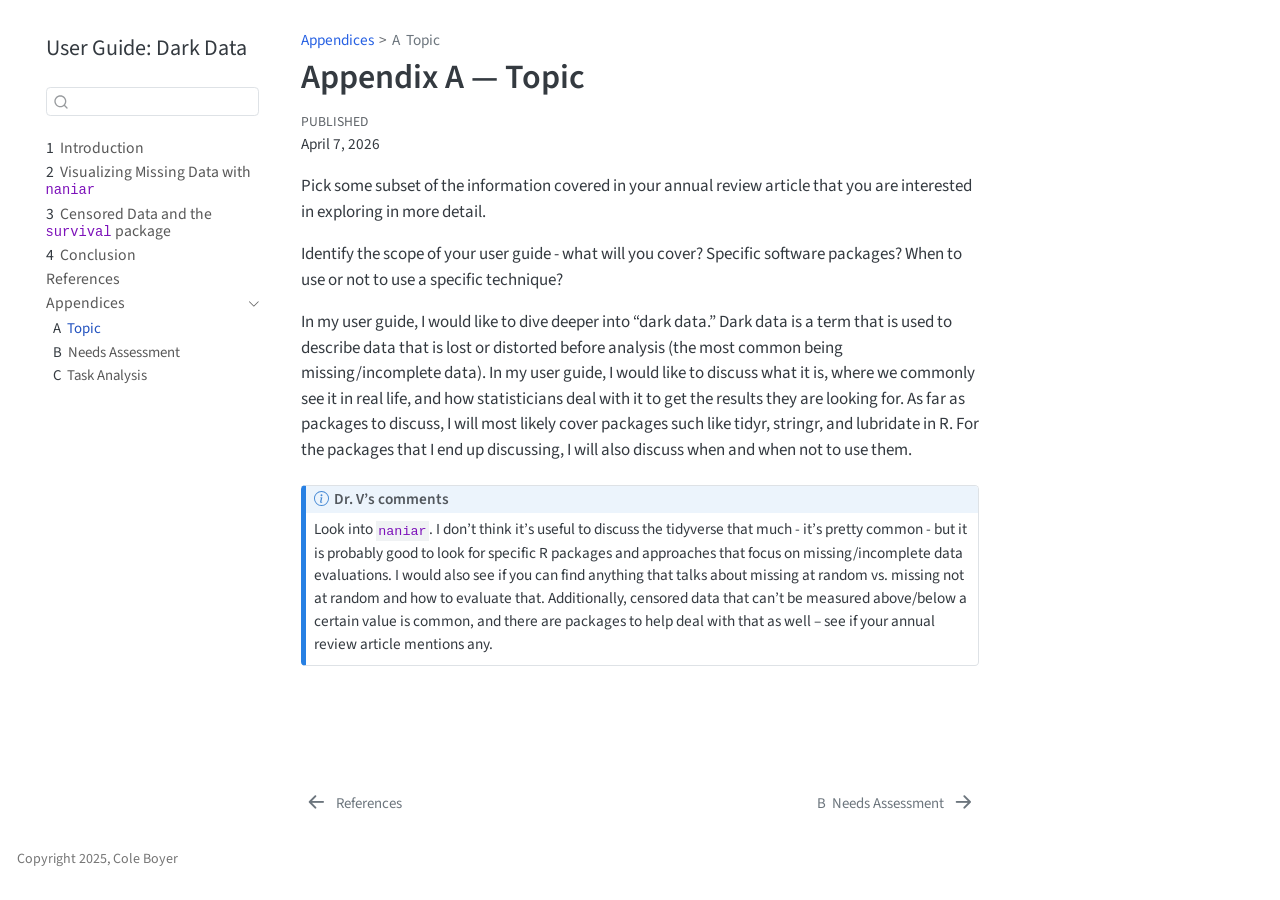
<file: docs/topic.html>
<!DOCTYPE html>
<html xmlns="http://www.w3.org/1999/xhtml" lang="en" xml:lang="en"><head>

<meta charset="utf-8">
<meta name="generator" content="quarto-1.8.27">

<meta name="viewport" content="width=device-width, initial-scale=1.0, user-scalable=yes">

<meta name="dcterms.date" content="2026-04-07">

<title>Appendix A — Topic – User Guide: Dark Data</title>
<style>
code{white-space: pre-wrap;}
span.smallcaps{font-variant: small-caps;}
div.columns{display: flex; gap: min(4vw, 1.5em);}
div.column{flex: auto; overflow-x: auto;}
div.hanging-indent{margin-left: 1.5em; text-indent: -1.5em;}
ul.task-list{list-style: none;}
ul.task-list li input[type="checkbox"] {
  width: 0.8em;
  margin: 0 0.8em 0.2em -1em; /* quarto-specific, see https://github.com/quarto-dev/quarto-cli/issues/4556 */ 
  vertical-align: middle;
}
</style>


<script src="site_libs/quarto-nav/quarto-nav.js"></script>
<script src="site_libs/quarto-nav/headroom.min.js"></script>
<script src="site_libs/clipboard/clipboard.min.js"></script>
<script src="site_libs/quarto-search/autocomplete.umd.js"></script>
<script src="site_libs/quarto-search/fuse.min.js"></script>
<script src="site_libs/quarto-search/quarto-search.js"></script>
<meta name="quarto:offset" content="./">
<link href="./needs.html" rel="next">
<link href="./references.html" rel="prev">
<script src="site_libs/quarto-html/quarto.js" type="module"></script>
<script src="site_libs/quarto-html/tabsets/tabsets.js" type="module"></script>
<script src="site_libs/quarto-html/axe/axe-check.js" type="module"></script>
<script src="site_libs/quarto-html/popper.min.js"></script>
<script src="site_libs/quarto-html/tippy.umd.min.js"></script>
<script src="site_libs/quarto-html/anchor.min.js"></script>
<link href="site_libs/quarto-html/tippy.css" rel="stylesheet">
<link href="site_libs/quarto-html/quarto-syntax-highlighting-b754b9fd3853d7e56faef54c29c5d52b.css" rel="stylesheet" id="quarto-text-highlighting-styles">
<script src="site_libs/bootstrap/bootstrap.min.js"></script>
<link href="site_libs/bootstrap/bootstrap-icons.css" rel="stylesheet">
<link href="site_libs/bootstrap/bootstrap-761d1d5d846a69e85d787873b9d1251c.min.css" rel="stylesheet" append-hash="true" id="quarto-bootstrap" data-mode="light">
<script id="quarto-search-options" type="application/json">{
  "location": "sidebar",
  "copy-button": false,
  "collapse-after": 3,
  "panel-placement": "start",
  "type": "textbox",
  "limit": 50,
  "keyboard-shortcut": [
    "f",
    "/",
    "s"
  ],
  "show-item-context": false,
  "language": {
    "search-no-results-text": "No results",
    "search-matching-documents-text": "matching documents",
    "search-copy-link-title": "Copy link to search",
    "search-hide-matches-text": "Hide additional matches",
    "search-more-match-text": "more match in this document",
    "search-more-matches-text": "more matches in this document",
    "search-clear-button-title": "Clear",
    "search-text-placeholder": "",
    "search-detached-cancel-button-title": "Cancel",
    "search-submit-button-title": "Submit",
    "search-label": "Search"
  }
}</script>


</head>

<body class="nav-sidebar floating quarto-light">

<div id="quarto-search-results"></div>
  <header id="quarto-header" class="headroom fixed-top">
  <nav class="quarto-secondary-nav">
    <div class="container-fluid d-flex">
      <button type="button" class="quarto-btn-toggle btn" data-bs-toggle="collapse" role="button" data-bs-target=".quarto-sidebar-collapse-item" aria-controls="quarto-sidebar" aria-expanded="false" aria-label="Toggle sidebar navigation" onclick="if (window.quartoToggleHeadroom) { window.quartoToggleHeadroom(); }">
        <i class="bi bi-layout-text-sidebar-reverse"></i>
      </button>
        <nav class="quarto-page-breadcrumbs" aria-label="breadcrumb"><ol class="breadcrumb"><li class="breadcrumb-item"><a href="./topic.html">Appendices</a></li><li class="breadcrumb-item"><a href="./topic.html"><span class="chapter-number">A</span>&nbsp; <span class="chapter-title">Topic</span></a></li></ol></nav>
        <a class="flex-grow-1" role="navigation" data-bs-toggle="collapse" data-bs-target=".quarto-sidebar-collapse-item" aria-controls="quarto-sidebar" aria-expanded="false" aria-label="Toggle sidebar navigation" onclick="if (window.quartoToggleHeadroom) { window.quartoToggleHeadroom(); }">      
        </a>
      <button type="button" class="btn quarto-search-button" aria-label="Search" onclick="window.quartoOpenSearch();">
        <i class="bi bi-search"></i>
      </button>
    </div>
  </nav>
</header>
<!-- content -->
<div id="quarto-content" class="quarto-container page-columns page-rows-contents page-layout-article">
<!-- sidebar -->
  <nav id="quarto-sidebar" class="sidebar collapse collapse-horizontal quarto-sidebar-collapse-item sidebar-navigation floating overflow-auto">
    <div class="pt-lg-2 mt-2 text-left sidebar-header">
    <div class="sidebar-title mb-0 py-0">
      <a href="./">User Guide: Dark Data</a> 
    </div>
      </div>
        <div class="mt-2 flex-shrink-0 align-items-center">
        <div class="sidebar-search">
        <div id="quarto-search" class="" title="Search"></div>
        </div>
        </div>
    <div class="sidebar-menu-container"> 
    <ul class="list-unstyled mt-1">
        <li class="sidebar-item">
  <div class="sidebar-item-container"> 
  <a href="./index.html" class="sidebar-item-text sidebar-link">
 <span class="menu-text"><span class="chapter-number">1</span>&nbsp; <span class="chapter-title">Introduction</span></span></a>
  </div>
</li>
        <li class="sidebar-item">
  <div class="sidebar-item-container"> 
  <a href="./naniar.html" class="sidebar-item-text sidebar-link">
 <span class="menu-text"><span class="chapter-number">2</span>&nbsp; <span class="chapter-title">Visualizing Missing Data with <code>naniar</code></span></span></a>
  </div>
</li>
        <li class="sidebar-item">
  <div class="sidebar-item-container"> 
  <a href="./survival.html" class="sidebar-item-text sidebar-link">
 <span class="menu-text"><span class="chapter-number">3</span>&nbsp; <span class="chapter-title">Censored Data and the <code>survival</code> package</span></span></a>
  </div>
</li>
        <li class="sidebar-item">
  <div class="sidebar-item-container"> 
  <a href="./conclusion.html" class="sidebar-item-text sidebar-link">
 <span class="menu-text"><span class="chapter-number">4</span>&nbsp; <span class="chapter-title">Conclusion</span></span></a>
  </div>
</li>
        <li class="sidebar-item">
  <div class="sidebar-item-container"> 
  <a href="./references.html" class="sidebar-item-text sidebar-link">
 <span class="menu-text">References</span></a>
  </div>
</li>
        <li class="sidebar-item sidebar-item-section">
      <div class="sidebar-item-container"> 
            <a class="sidebar-item-text sidebar-link text-start" data-bs-toggle="collapse" data-bs-target="#quarto-sidebar-section-1" role="navigation" aria-expanded="true">
 <span class="menu-text">Appendices</span></a>
          <a class="sidebar-item-toggle text-start" data-bs-toggle="collapse" data-bs-target="#quarto-sidebar-section-1" role="navigation" aria-expanded="true" aria-label="Toggle section">
            <i class="bi bi-chevron-right ms-2"></i>
          </a> 
      </div>
      <ul id="quarto-sidebar-section-1" class="collapse list-unstyled sidebar-section depth1 show">  
          <li class="sidebar-item">
  <div class="sidebar-item-container"> 
  <a href="./topic.html" class="sidebar-item-text sidebar-link active">
 <span class="menu-text"><span class="chapter-number">A</span>&nbsp; <span class="chapter-title">Topic</span></span></a>
  </div>
</li>
          <li class="sidebar-item">
  <div class="sidebar-item-container"> 
  <a href="./needs.html" class="sidebar-item-text sidebar-link">
 <span class="menu-text"><span class="chapter-number">B</span>&nbsp; <span class="chapter-title">Needs Assessment</span></span></a>
  </div>
</li>
          <li class="sidebar-item">
  <div class="sidebar-item-container"> 
  <a href="./task-analysis.html" class="sidebar-item-text sidebar-link">
 <span class="menu-text"><span class="chapter-number">C</span>&nbsp; <span class="chapter-title">Task Analysis</span></span></a>
  </div>
</li>
      </ul>
  </li>
    </ul>
    </div>
</nav>
<div id="quarto-sidebar-glass" class="quarto-sidebar-collapse-item" data-bs-toggle="collapse" data-bs-target=".quarto-sidebar-collapse-item"></div>
<!-- margin-sidebar -->
    <div id="quarto-margin-sidebar" class="sidebar margin-sidebar zindex-bottom">
        
    </div>
<!-- main -->
<main class="content" id="quarto-document-content">

<header id="title-block-header" class="quarto-title-block default"><nav class="quarto-page-breadcrumbs quarto-title-breadcrumbs d-none d-lg-block" aria-label="breadcrumb"><ol class="breadcrumb"><li class="breadcrumb-item"><a href="./topic.html">Appendices</a></li><li class="breadcrumb-item"><a href="./topic.html"><span class="chapter-number">A</span>&nbsp; <span class="chapter-title">Topic</span></a></li></ol></nav>
<div class="quarto-title">
<h1 class="title">Appendix A — Topic</h1>
</div>



<div class="quarto-title-meta">

    
    <div>
    <div class="quarto-title-meta-heading">Published</div>
    <div class="quarto-title-meta-contents">
      <p class="date">April 7, 2026</p>
    </div>
  </div>
  
    
  </div>
  


</header>


<p>Pick some subset of the information covered in your annual review article that you are interested in exploring in more detail.</p>
<p>Identify the scope of your user guide - what will you cover? Specific software packages? When to use or not to use a specific technique?</p>
<p>In my user guide, I would like to dive deeper into “dark data.” Dark data is a term that is used to describe data that is lost or distorted before analysis (the most common being missing/incomplete data). In my user guide, I would like to discuss what it is, where we commonly see it in real life, and how statisticians deal with it to get the results they are looking for. As far as packages to discuss, I will most likely cover packages such like tidyr, stringr, and lubridate in R. For the packages that I end up discussing, I will also discuss when and when not to use them.</p>
<div class="callout callout-style-default callout-note callout-titled">
<div class="callout-header d-flex align-content-center">
<div class="callout-icon-container">
<i class="callout-icon"></i>
</div>
<div class="callout-title-container flex-fill">
<span class="screen-reader-only">Note</span>Dr.&nbsp;V’s comments
</div>
</div>
<div class="callout-body-container callout-body">
<p>Look into <code>naniar</code>. I don’t think it’s useful to discuss the tidyverse that much - it’s pretty common - but it is probably good to look for specific R packages and approaches that focus on missing/incomplete data evaluations. I would also see if you can find anything that talks about missing at random vs.&nbsp;missing not at random and how to evaluate that. Additionally, censored data that can’t be measured above/below a certain value is common, and there are packages to help deal with that as well – see if your annual review article mentions any.</p>
</div>
</div>



</main> <!-- /main -->
<script id="quarto-html-after-body" type="application/javascript">
  window.document.addEventListener("DOMContentLoaded", function (event) {
    const icon = "";
    const anchorJS = new window.AnchorJS();
    anchorJS.options = {
      placement: 'right',
      icon: icon
    };
    anchorJS.add('.anchored');
    const isCodeAnnotation = (el) => {
      for (const clz of el.classList) {
        if (clz.startsWith('code-annotation-')) {                     
          return true;
        }
      }
      return false;
    }
    const onCopySuccess = function(e) {
      // button target
      const button = e.trigger;
      // don't keep focus
      button.blur();
      // flash "checked"
      button.classList.add('code-copy-button-checked');
      var currentTitle = button.getAttribute("title");
      button.setAttribute("title", "Copied!");
      let tooltip;
      if (window.bootstrap) {
        button.setAttribute("data-bs-toggle", "tooltip");
        button.setAttribute("data-bs-placement", "left");
        button.setAttribute("data-bs-title", "Copied!");
        tooltip = new bootstrap.Tooltip(button, 
          { trigger: "manual", 
            customClass: "code-copy-button-tooltip",
            offset: [0, -8]});
        tooltip.show();    
      }
      setTimeout(function() {
        if (tooltip) {
          tooltip.hide();
          button.removeAttribute("data-bs-title");
          button.removeAttribute("data-bs-toggle");
          button.removeAttribute("data-bs-placement");
        }
        button.setAttribute("title", currentTitle);
        button.classList.remove('code-copy-button-checked');
      }, 1000);
      // clear code selection
      e.clearSelection();
    }
    const getTextToCopy = function(trigger) {
      const outerScaffold = trigger.parentElement.cloneNode(true);
      const codeEl = outerScaffold.querySelector('code');
      for (const childEl of codeEl.children) {
        if (isCodeAnnotation(childEl)) {
          childEl.remove();
        }
      }
      return codeEl.innerText;
    }
    const clipboard = new window.ClipboardJS('.code-copy-button:not([data-in-quarto-modal])', {
      text: getTextToCopy
    });
    clipboard.on('success', onCopySuccess);
    if (window.document.getElementById('quarto-embedded-source-code-modal')) {
      const clipboardModal = new window.ClipboardJS('.code-copy-button[data-in-quarto-modal]', {
        text: getTextToCopy,
        container: window.document.getElementById('quarto-embedded-source-code-modal')
      });
      clipboardModal.on('success', onCopySuccess);
    }
      var localhostRegex = new RegExp(/^(?:http|https):\/\/localhost\:?[0-9]*\//);
      var mailtoRegex = new RegExp(/^mailto:/);
        var filterRegex = new RegExp('/' + window.location.host + '/');
      var isInternal = (href) => {
          return filterRegex.test(href) || localhostRegex.test(href) || mailtoRegex.test(href);
      }
      // Inspect non-navigation links and adorn them if external
     var links = window.document.querySelectorAll('a[href]:not(.nav-link):not(.navbar-brand):not(.toc-action):not(.sidebar-link):not(.sidebar-item-toggle):not(.pagination-link):not(.no-external):not([aria-hidden]):not(.dropdown-item):not(.quarto-navigation-tool):not(.about-link)');
      for (var i=0; i<links.length; i++) {
        const link = links[i];
        if (!isInternal(link.href)) {
          // undo the damage that might have been done by quarto-nav.js in the case of
          // links that we want to consider external
          if (link.dataset.originalHref !== undefined) {
            link.href = link.dataset.originalHref;
          }
        }
      }
    function tippyHover(el, contentFn, onTriggerFn, onUntriggerFn) {
      const config = {
        allowHTML: true,
        maxWidth: 500,
        delay: 100,
        arrow: false,
        appendTo: function(el) {
            return el.parentElement;
        },
        interactive: true,
        interactiveBorder: 10,
        theme: 'quarto',
        placement: 'bottom-start',
      };
      if (contentFn) {
        config.content = contentFn;
      }
      if (onTriggerFn) {
        config.onTrigger = onTriggerFn;
      }
      if (onUntriggerFn) {
        config.onUntrigger = onUntriggerFn;
      }
      window.tippy(el, config); 
    }
    const noterefs = window.document.querySelectorAll('a[role="doc-noteref"]');
    for (var i=0; i<noterefs.length; i++) {
      const ref = noterefs[i];
      tippyHover(ref, function() {
        // use id or data attribute instead here
        let href = ref.getAttribute('data-footnote-href') || ref.getAttribute('href');
        try { href = new URL(href).hash; } catch {}
        const id = href.replace(/^#\/?/, "");
        const note = window.document.getElementById(id);
        if (note) {
          return note.innerHTML;
        } else {
          return "";
        }
      });
    }
    const xrefs = window.document.querySelectorAll('a.quarto-xref');
    const processXRef = (id, note) => {
      // Strip column container classes
      const stripColumnClz = (el) => {
        el.classList.remove("page-full", "page-columns");
        if (el.children) {
          for (const child of el.children) {
            stripColumnClz(child);
          }
        }
      }
      stripColumnClz(note)
      if (id === null || id.startsWith('sec-')) {
        // Special case sections, only their first couple elements
        const container = document.createElement("div");
        if (note.children && note.children.length > 2) {
          container.appendChild(note.children[0].cloneNode(true));
          for (let i = 1; i < note.children.length; i++) {
            const child = note.children[i];
            if (child.tagName === "P" && child.innerText === "") {
              continue;
            } else {
              container.appendChild(child.cloneNode(true));
              break;
            }
          }
          if (window.Quarto?.typesetMath) {
            window.Quarto.typesetMath(container);
          }
          return container.innerHTML
        } else {
          if (window.Quarto?.typesetMath) {
            window.Quarto.typesetMath(note);
          }
          return note.innerHTML;
        }
      } else {
        // Remove any anchor links if they are present
        const anchorLink = note.querySelector('a.anchorjs-link');
        if (anchorLink) {
          anchorLink.remove();
        }
        if (window.Quarto?.typesetMath) {
          window.Quarto.typesetMath(note);
        }
        if (note.classList.contains("callout")) {
          return note.outerHTML;
        } else {
          return note.innerHTML;
        }
      }
    }
    for (var i=0; i<xrefs.length; i++) {
      const xref = xrefs[i];
      tippyHover(xref, undefined, function(instance) {
        instance.disable();
        let url = xref.getAttribute('href');
        let hash = undefined; 
        if (url.startsWith('#')) {
          hash = url;
        } else {
          try { hash = new URL(url).hash; } catch {}
        }
        if (hash) {
          const id = hash.replace(/^#\/?/, "");
          const note = window.document.getElementById(id);
          if (note !== null) {
            try {
              const html = processXRef(id, note.cloneNode(true));
              instance.setContent(html);
            } finally {
              instance.enable();
              instance.show();
            }
          } else {
            // See if we can fetch this
            fetch(url.split('#')[0])
            .then(res => res.text())
            .then(html => {
              const parser = new DOMParser();
              const htmlDoc = parser.parseFromString(html, "text/html");
              const note = htmlDoc.getElementById(id);
              if (note !== null) {
                const html = processXRef(id, note);
                instance.setContent(html);
              } 
            }).finally(() => {
              instance.enable();
              instance.show();
            });
          }
        } else {
          // See if we can fetch a full url (with no hash to target)
          // This is a special case and we should probably do some content thinning / targeting
          fetch(url)
          .then(res => res.text())
          .then(html => {
            const parser = new DOMParser();
            const htmlDoc = parser.parseFromString(html, "text/html");
            const note = htmlDoc.querySelector('main.content');
            if (note !== null) {
              // This should only happen for chapter cross references
              // (since there is no id in the URL)
              // remove the first header
              if (note.children.length > 0 && note.children[0].tagName === "HEADER") {
                note.children[0].remove();
              }
              const html = processXRef(null, note);
              instance.setContent(html);
            } 
          }).finally(() => {
            instance.enable();
            instance.show();
          });
        }
      }, function(instance) {
      });
    }
        let selectedAnnoteEl;
        const selectorForAnnotation = ( cell, annotation) => {
          let cellAttr = 'data-code-cell="' + cell + '"';
          let lineAttr = 'data-code-annotation="' +  annotation + '"';
          const selector = 'span[' + cellAttr + '][' + lineAttr + ']';
          return selector;
        }
        const selectCodeLines = (annoteEl) => {
          const doc = window.document;
          const targetCell = annoteEl.getAttribute("data-target-cell");
          const targetAnnotation = annoteEl.getAttribute("data-target-annotation");
          const annoteSpan = window.document.querySelector(selectorForAnnotation(targetCell, targetAnnotation));
          const lines = annoteSpan.getAttribute("data-code-lines").split(",");
          const lineIds = lines.map((line) => {
            return targetCell + "-" + line;
          })
          let top = null;
          let height = null;
          let parent = null;
          if (lineIds.length > 0) {
              //compute the position of the single el (top and bottom and make a div)
              const el = window.document.getElementById(lineIds[0]);
              top = el.offsetTop;
              height = el.offsetHeight;
              parent = el.parentElement.parentElement;
            if (lineIds.length > 1) {
              const lastEl = window.document.getElementById(lineIds[lineIds.length - 1]);
              const bottom = lastEl.offsetTop + lastEl.offsetHeight;
              height = bottom - top;
            }
            if (top !== null && height !== null && parent !== null) {
              // cook up a div (if necessary) and position it 
              let div = window.document.getElementById("code-annotation-line-highlight");
              if (div === null) {
                div = window.document.createElement("div");
                div.setAttribute("id", "code-annotation-line-highlight");
                div.style.position = 'absolute';
                parent.appendChild(div);
              }
              div.style.top = top - 2 + "px";
              div.style.height = height + 4 + "px";
              div.style.left = 0;
              let gutterDiv = window.document.getElementById("code-annotation-line-highlight-gutter");
              if (gutterDiv === null) {
                gutterDiv = window.document.createElement("div");
                gutterDiv.setAttribute("id", "code-annotation-line-highlight-gutter");
                gutterDiv.style.position = 'absolute';
                const codeCell = window.document.getElementById(targetCell);
                const gutter = codeCell.querySelector('.code-annotation-gutter');
                gutter.appendChild(gutterDiv);
              }
              gutterDiv.style.top = top - 2 + "px";
              gutterDiv.style.height = height + 4 + "px";
            }
            selectedAnnoteEl = annoteEl;
          }
        };
        const unselectCodeLines = () => {
          const elementsIds = ["code-annotation-line-highlight", "code-annotation-line-highlight-gutter"];
          elementsIds.forEach((elId) => {
            const div = window.document.getElementById(elId);
            if (div) {
              div.remove();
            }
          });
          selectedAnnoteEl = undefined;
        };
          // Handle positioning of the toggle
      window.addEventListener(
        "resize",
        throttle(() => {
          elRect = undefined;
          if (selectedAnnoteEl) {
            selectCodeLines(selectedAnnoteEl);
          }
        }, 10)
      );
      function throttle(fn, ms) {
      let throttle = false;
      let timer;
        return (...args) => {
          if(!throttle) { // first call gets through
              fn.apply(this, args);
              throttle = true;
          } else { // all the others get throttled
              if(timer) clearTimeout(timer); // cancel #2
              timer = setTimeout(() => {
                fn.apply(this, args);
                timer = throttle = false;
              }, ms);
          }
        };
      }
        // Attach click handler to the DT
        const annoteDls = window.document.querySelectorAll('dt[data-target-cell]');
        for (const annoteDlNode of annoteDls) {
          annoteDlNode.addEventListener('click', (event) => {
            const clickedEl = event.target;
            if (clickedEl !== selectedAnnoteEl) {
              unselectCodeLines();
              const activeEl = window.document.querySelector('dt[data-target-cell].code-annotation-active');
              if (activeEl) {
                activeEl.classList.remove('code-annotation-active');
              }
              selectCodeLines(clickedEl);
              clickedEl.classList.add('code-annotation-active');
            } else {
              // Unselect the line
              unselectCodeLines();
              clickedEl.classList.remove('code-annotation-active');
            }
          });
        }
    const findCites = (el) => {
      const parentEl = el.parentElement;
      if (parentEl) {
        const cites = parentEl.dataset.cites;
        if (cites) {
          return {
            el,
            cites: cites.split(' ')
          };
        } else {
          return findCites(el.parentElement)
        }
      } else {
        return undefined;
      }
    };
    var bibliorefs = window.document.querySelectorAll('a[role="doc-biblioref"]');
    for (var i=0; i<bibliorefs.length; i++) {
      const ref = bibliorefs[i];
      const citeInfo = findCites(ref);
      if (citeInfo) {
        tippyHover(citeInfo.el, function() {
          var popup = window.document.createElement('div');
          citeInfo.cites.forEach(function(cite) {
            var citeDiv = window.document.createElement('div');
            citeDiv.classList.add('hanging-indent');
            citeDiv.classList.add('csl-entry');
            var biblioDiv = window.document.getElementById('ref-' + cite);
            if (biblioDiv) {
              citeDiv.innerHTML = biblioDiv.innerHTML;
            }
            popup.appendChild(citeDiv);
          });
          return popup.innerHTML;
        });
      }
    }
  });
  </script>
<nav class="page-navigation">
  <div class="nav-page nav-page-previous">
      <a href="./references.html" class="pagination-link" aria-label="References">
        <i class="bi bi-arrow-left-short"></i> <span class="nav-page-text">References</span>
      </a>          
  </div>
  <div class="nav-page nav-page-next">
      <a href="./needs.html" class="pagination-link" aria-label="Needs Assessment">
        <span class="nav-page-text"><span class="chapter-number">B</span>&nbsp; <span class="chapter-title">Needs Assessment</span></span> <i class="bi bi-arrow-right-short"></i>
      </a>
  </div>
</nav>
</div> <!-- /content -->
<footer class="footer">
  <div class="nav-footer">
    <div class="nav-footer-left">
<p>Copyright 2025, Cole Boyer</p>
</div>   
    <div class="nav-footer-center">
      &nbsp;
    </div>
    <div class="nav-footer-right">
      &nbsp;
    </div>
  </div>
</footer>




</body></html>
</file>
<file: docs/site_libs/quarto-html/tippy.css>
.tippy-box[data-animation=fade][data-state=hidden]{opacity:0}[data-tippy-root]{max-width:calc(100vw - 10px)}.tippy-box{position:relative;background-color:#333;color:#fff;border-radius:4px;font-size:14px;line-height:1.4;white-space:normal;outline:0;transition-property:transform,visibility,opacity}.tippy-box[data-placement^=top]>.tippy-arrow{bottom:0}.tippy-box[data-placement^=top]>.tippy-arrow:before{bottom:-7px;left:0;border-width:8px 8px 0;border-top-color:initial;transform-origin:center top}.tippy-box[data-placement^=bottom]>.tippy-arrow{top:0}.tippy-box[data-placement^=bottom]>.tippy-arrow:before{top:-7px;left:0;border-width:0 8px 8px;border-bottom-color:initial;transform-origin:center bottom}.tippy-box[data-placement^=left]>.tippy-arrow{right:0}.tippy-box[data-placement^=left]>.tippy-arrow:before{border-width:8px 0 8px 8px;border-left-color:initial;right:-7px;transform-origin:center left}.tippy-box[data-placement^=right]>.tippy-arrow{left:0}.tippy-box[data-placement^=right]>.tippy-arrow:before{left:-7px;border-width:8px 8px 8px 0;border-right-color:initial;transform-origin:center right}.tippy-box[data-inertia][data-state=visible]{transition-timing-function:cubic-bezier(.54,1.5,.38,1.11)}.tippy-arrow{width:16px;height:16px;color:#333}.tippy-arrow:before{content:"";position:absolute;border-color:transparent;border-style:solid}.tippy-content{position:relative;padding:5px 9px;z-index:1}
</file>
<file: docs/site_libs/quarto-html/quarto-syntax-highlighting-b754b9fd3853d7e56faef54c29c5d52b.css>
/* quarto syntax highlight colors */
:root {
  --quarto-hl-ot-color: #d91e18;
  --quarto-hl-at-color: #a55a00;
  --quarto-hl-ss-color: #008000;
  --quarto-hl-an-color: #696969;
  --quarto-hl-fu-color: #06287e;
  --quarto-hl-st-color: #008000;
  --quarto-hl-cf-color: #d91e18;
  --quarto-hl-op-color: #00769e;
  --quarto-hl-er-color: #7928a1;
  --quarto-hl-bn-color: #7928a1;
  --quarto-hl-al-color: #7928a1;
  --quarto-hl-va-color: #a55a00;
  --quarto-hl-bu-color: inherit;
  --quarto-hl-ex-color: inherit;
  --quarto-hl-pp-color: #7928a1;
  --quarto-hl-in-color: #696969;
  --quarto-hl-vs-color: #008000;
  --quarto-hl-wa-color: #696969;
  --quarto-hl-do-color: #696969;
  --quarto-hl-im-color: inherit;
  --quarto-hl-ch-color: #008000;
  --quarto-hl-dt-color: #7928a1;
  --quarto-hl-fl-color: #a55a00;
  --quarto-hl-co-color: #696969;
  --quarto-hl-cv-color: #696969;
  --quarto-hl-cn-color: #d91e18;
  --quarto-hl-sc-color: #00769e;
  --quarto-hl-dv-color: #7928a1;
  --quarto-hl-kw-color: #d91e18;
}

/* other quarto variables */
:root {
  --quarto-font-monospace: SFMono-Regular, Menlo, Monaco, Consolas, "Liberation Mono", "Courier New", monospace;
}

/* syntax highlight based on Pandoc's rules */
pre > code.sourceCode > span {
  color: #545454;
}

code.sourceCode > span {
  color: #545454;
}

div.sourceCode,
div.sourceCode pre.sourceCode {
  color: #545454;
}

/* Normal */
code span {
  color: #545454;
}

/* Alert */
code span.al {
  color: #7928a1;
  font-style: inherit;
}

/* Annotation */
code span.an {
  color: #696969;
  font-style: inherit;
}

/* Attribute */
code span.at {
  color: #a55a00;
  font-style: inherit;
}

/* BaseN */
code span.bn {
  color: #7928a1;
  font-style: inherit;
}

/* BuiltIn */
code span.bu {
  font-style: inherit;
}

/* ControlFlow */
code span.cf {
  color: #d91e18;
  font-style: inherit;
}

/* Char */
code span.ch {
  color: #008000;
  font-style: inherit;
}

/* Constant */
code span.cn {
  color: #d91e18;
  font-style: inherit;
}

/* Comment */
code span.co {
  color: #696969;
  font-style: inherit;
}

/* CommentVar */
code span.cv {
  color: #696969;
  font-style: italic;
}

/* Documentation */
code span.do {
  color: #696969;
  font-style: italic;
}

/* DataType */
code span.dt {
  color: #7928a1;
  font-style: inherit;
}

/* DecVal */
code span.dv {
  color: #7928a1;
  font-style: inherit;
}

/* Error */
code span.er {
  color: #7928a1;
  font-style: inherit;
}

/* Extension */
code span.ex {
  font-style: inherit;
}

/* Float */
code span.fl {
  color: #a55a00;
  font-style: inherit;
}

/* Function */
code span.fu {
  color: #06287e;
  font-style: inherit;
}

/* Import */
code span.im {
  font-style: inherit;
}

/* Information */
code span.in {
  color: #696969;
  font-style: inherit;
}

/* Keyword */
code span.kw {
  color: #d91e18;
  font-style: inherit;
}

/* Operator */
code span.op {
  color: #00769e;
  font-style: inherit;
}

/* Other */
code span.ot {
  color: #d91e18;
  font-style: inherit;
}

/* Preprocessor */
code span.pp {
  color: #7928a1;
  font-style: inherit;
}

/* SpecialChar */
code span.sc {
  color: #00769e;
  font-style: inherit;
}

/* SpecialString */
code span.ss {
  color: #008000;
  font-style: inherit;
}

/* String */
code span.st {
  color: #008000;
  font-style: inherit;
}

/* Variable */
code span.va {
  color: #a55a00;
  font-style: inherit;
}

/* VerbatimString */
code span.vs {
  color: #008000;
  font-style: inherit;
}

/* Warning */
code span.wa {
  color: #696969;
  font-style: italic;
}

.prevent-inlining {
  content: "</";
}

/*# sourceMappingURL=f03ab405d406a4f73e37d104cafdb335.css.map */
</file>
